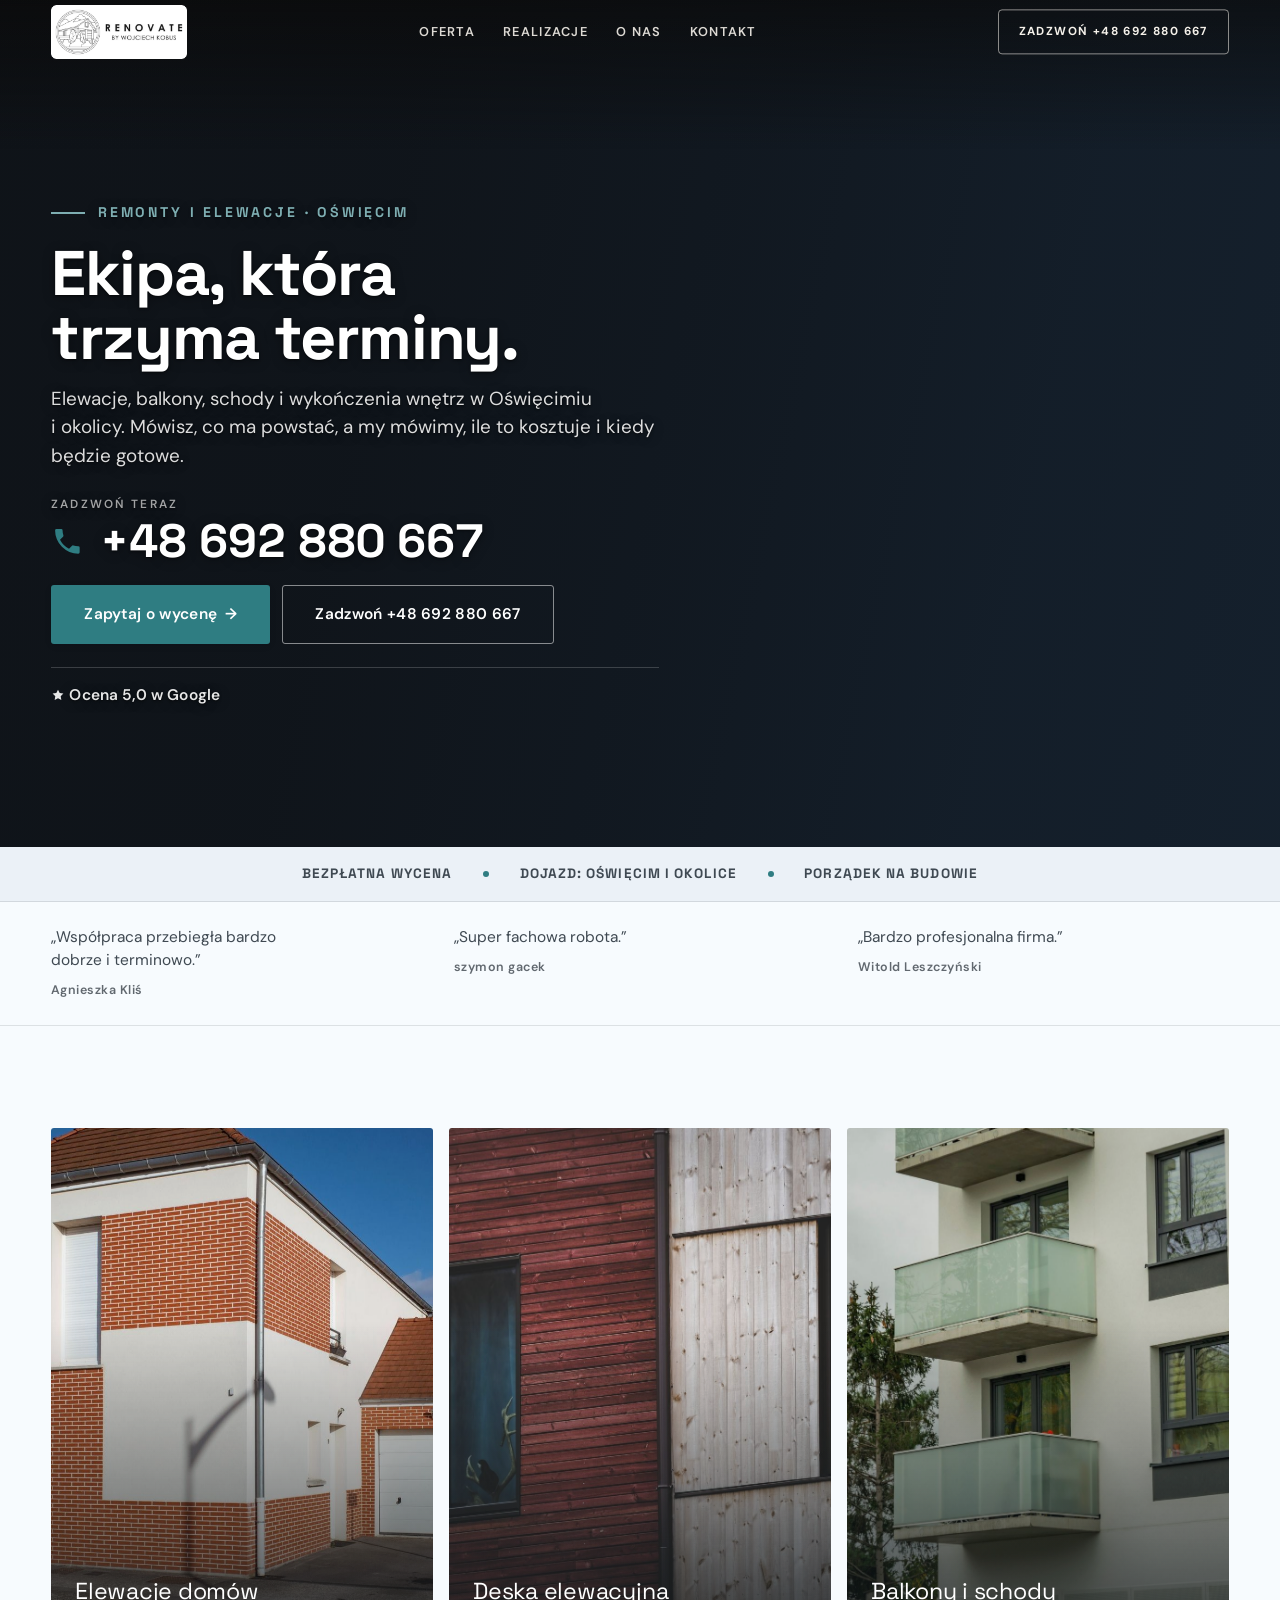
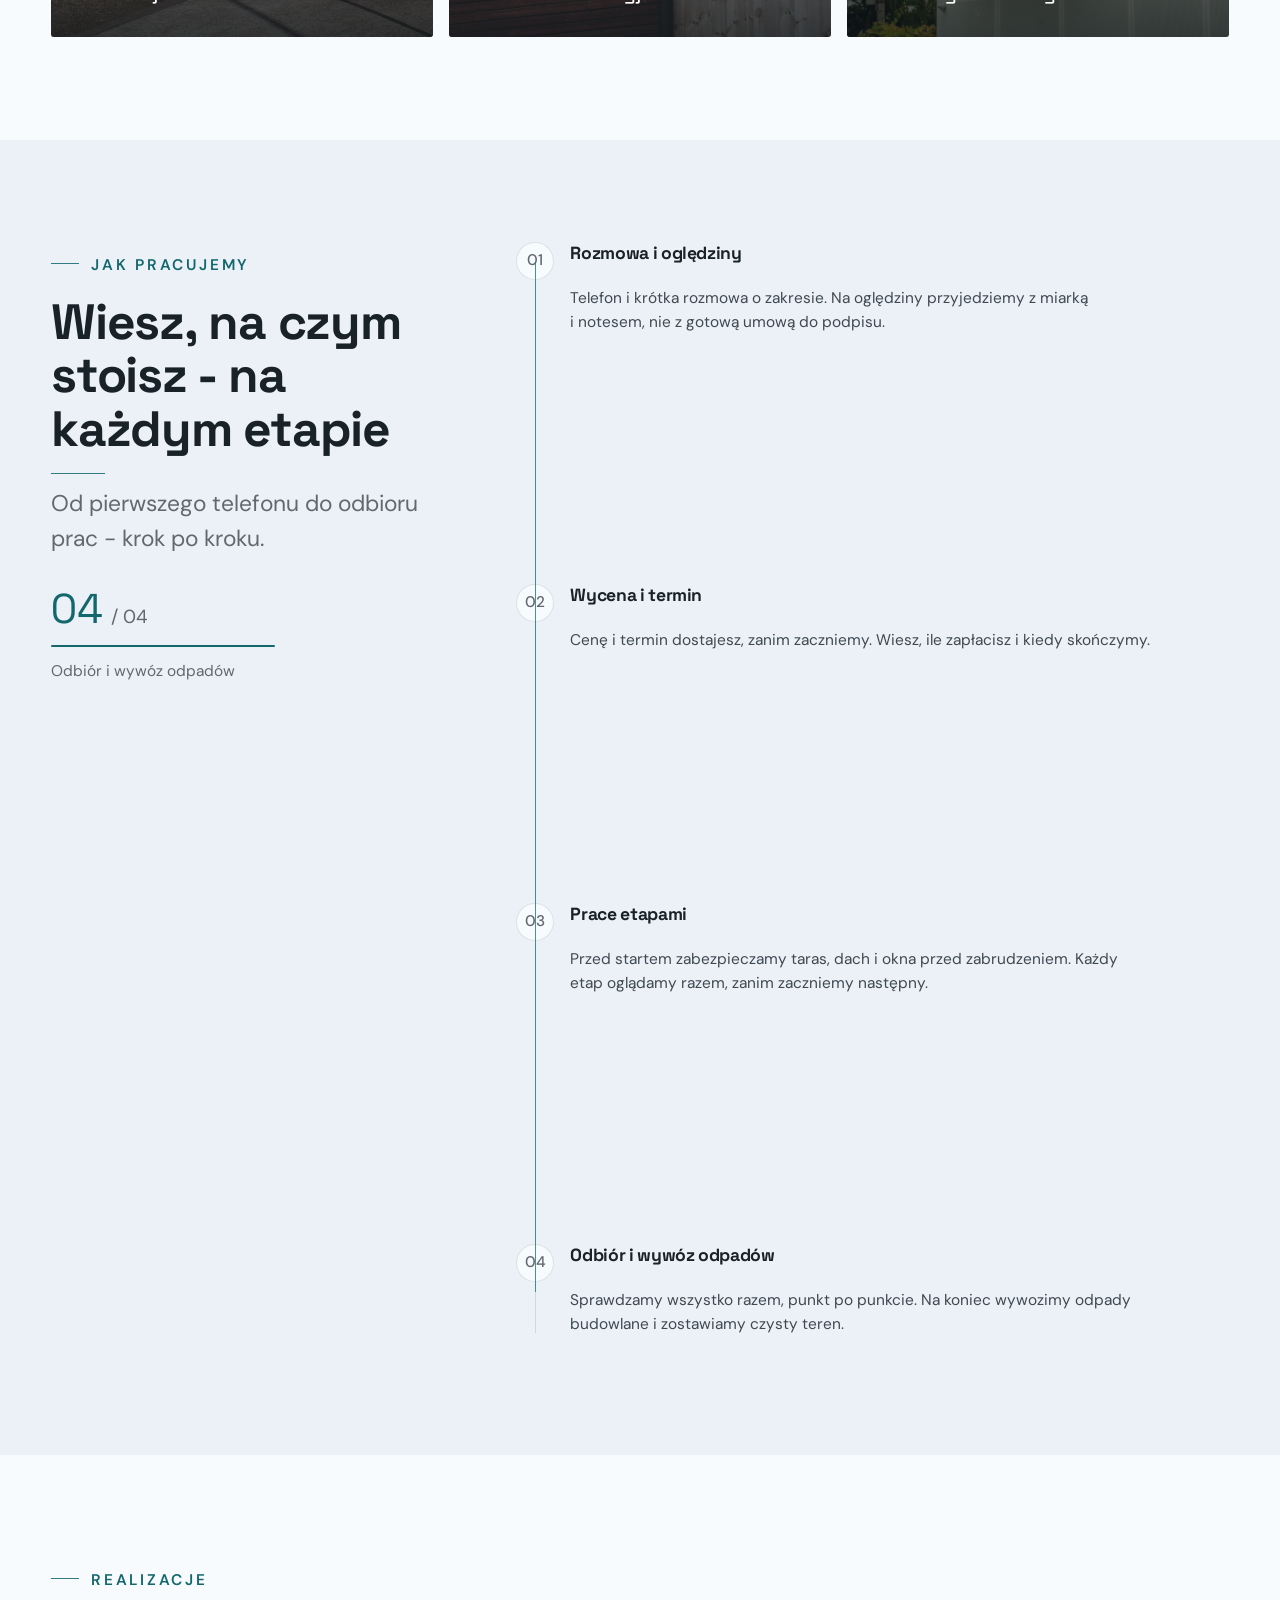
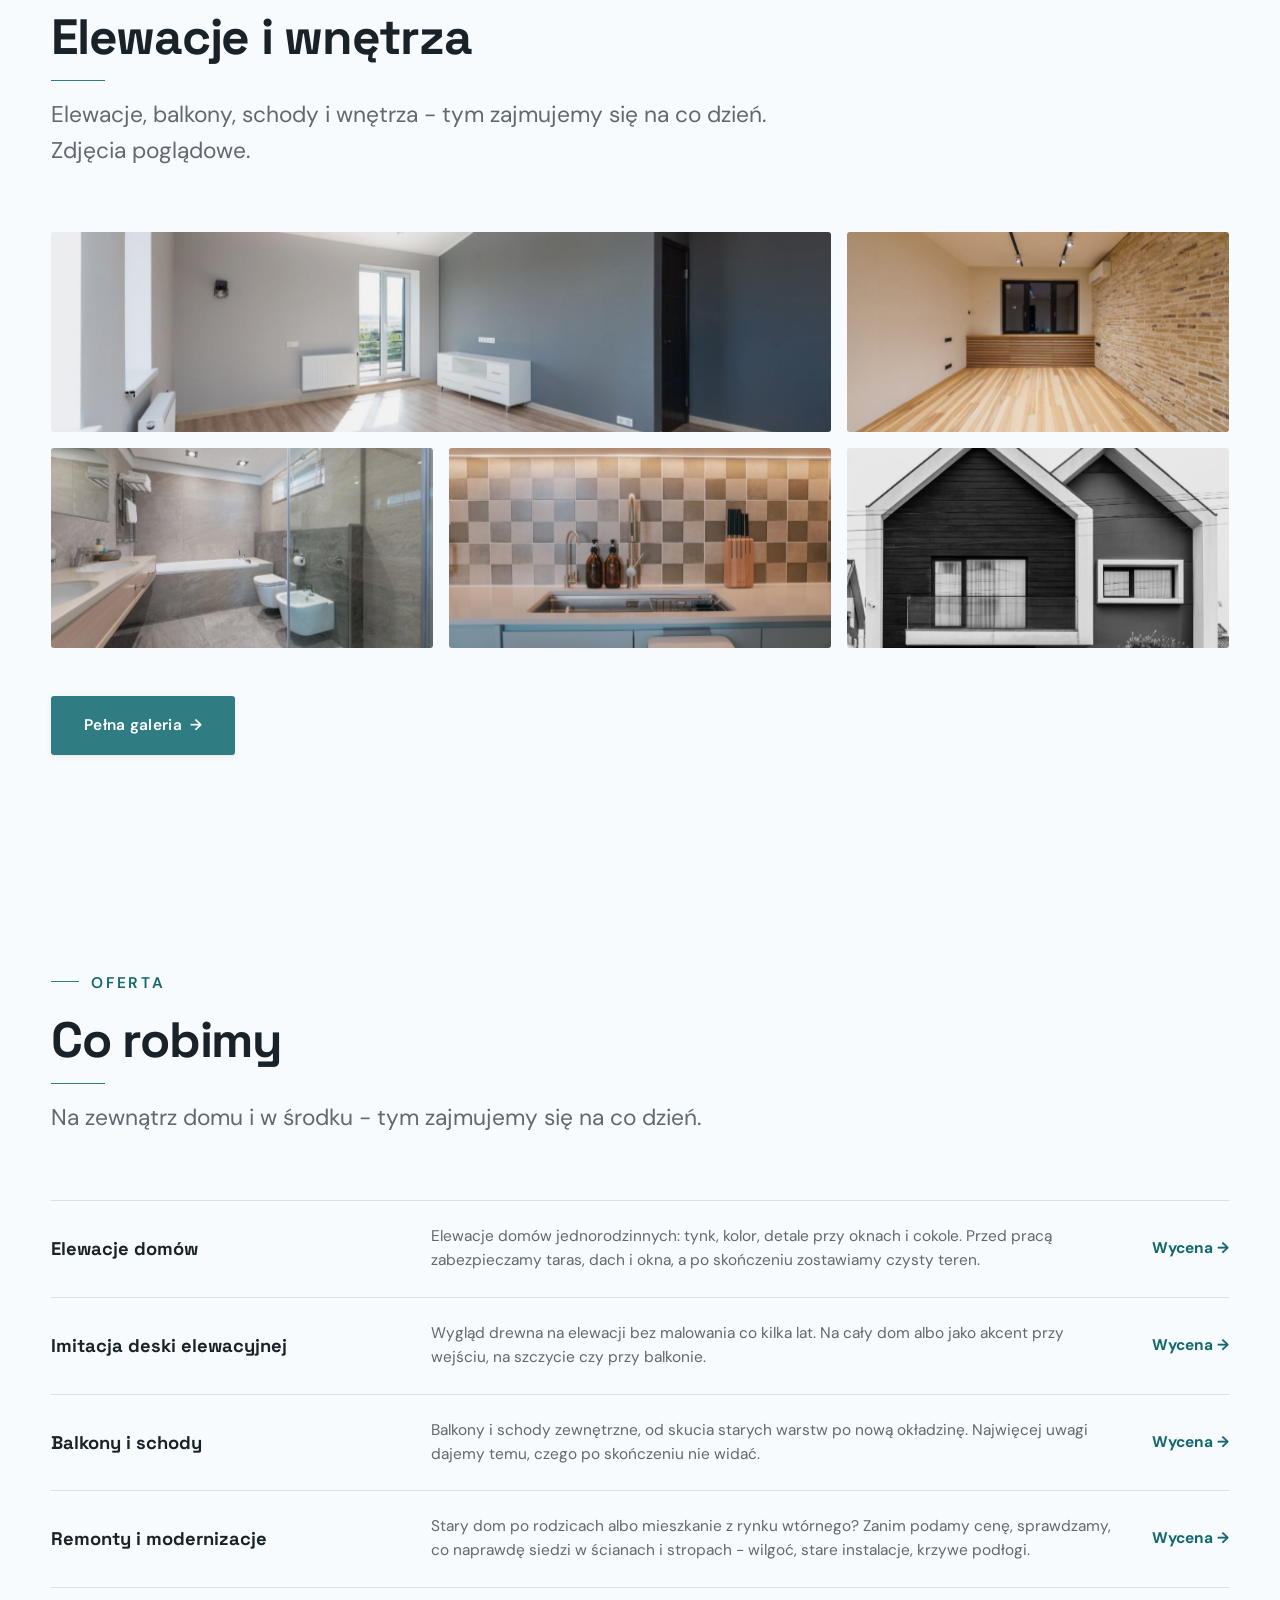
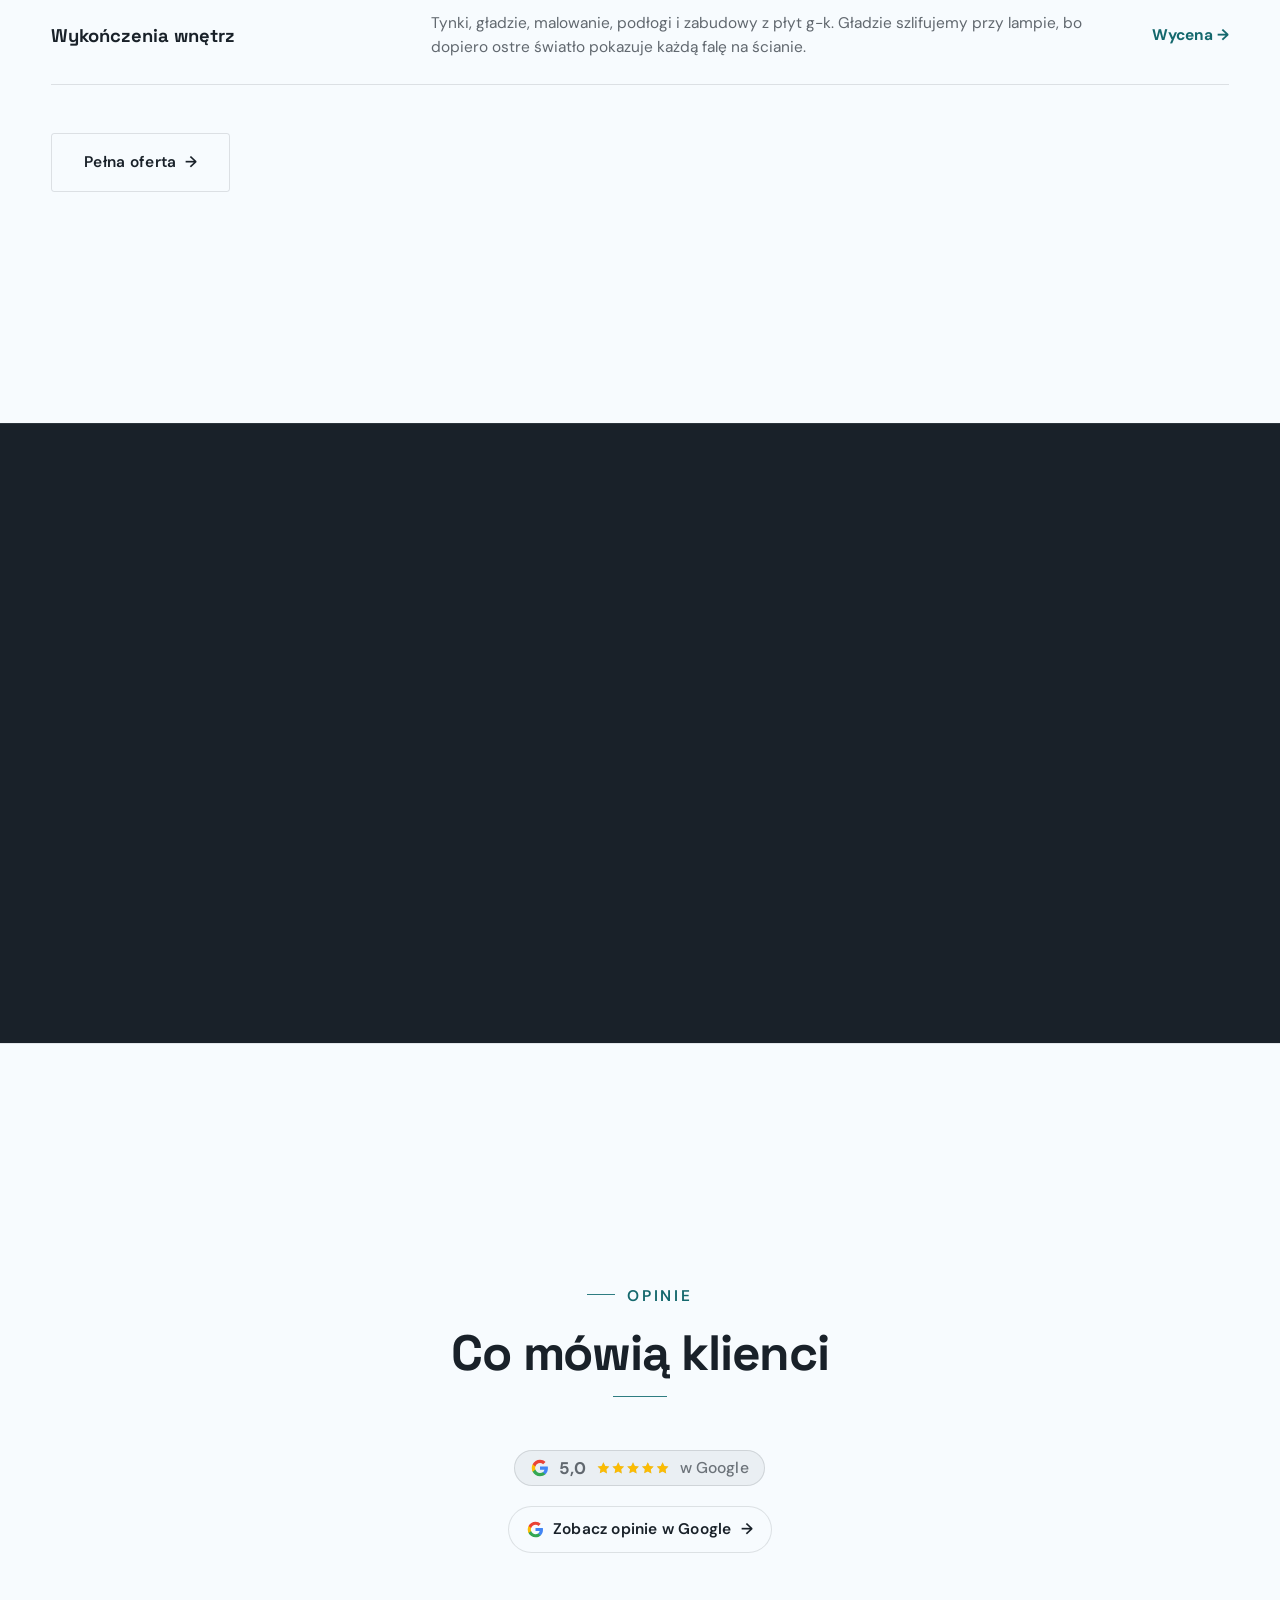
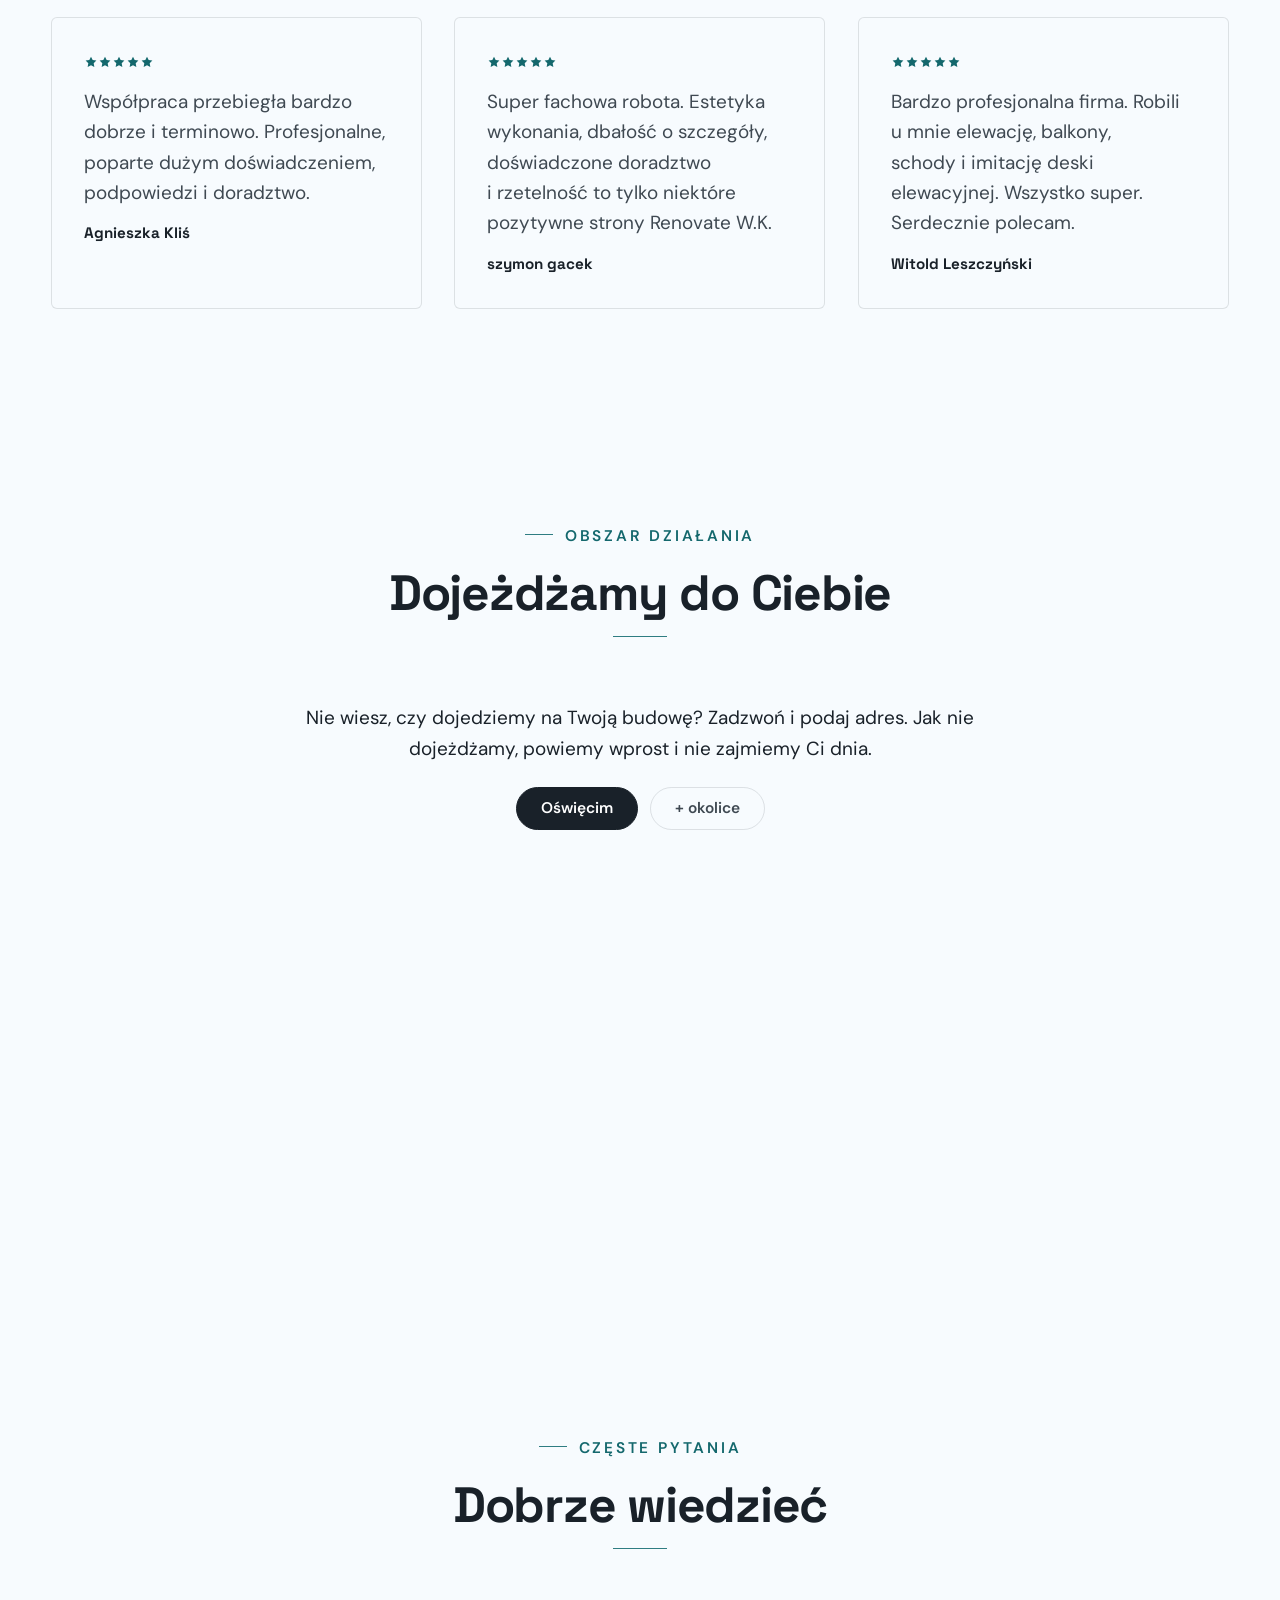
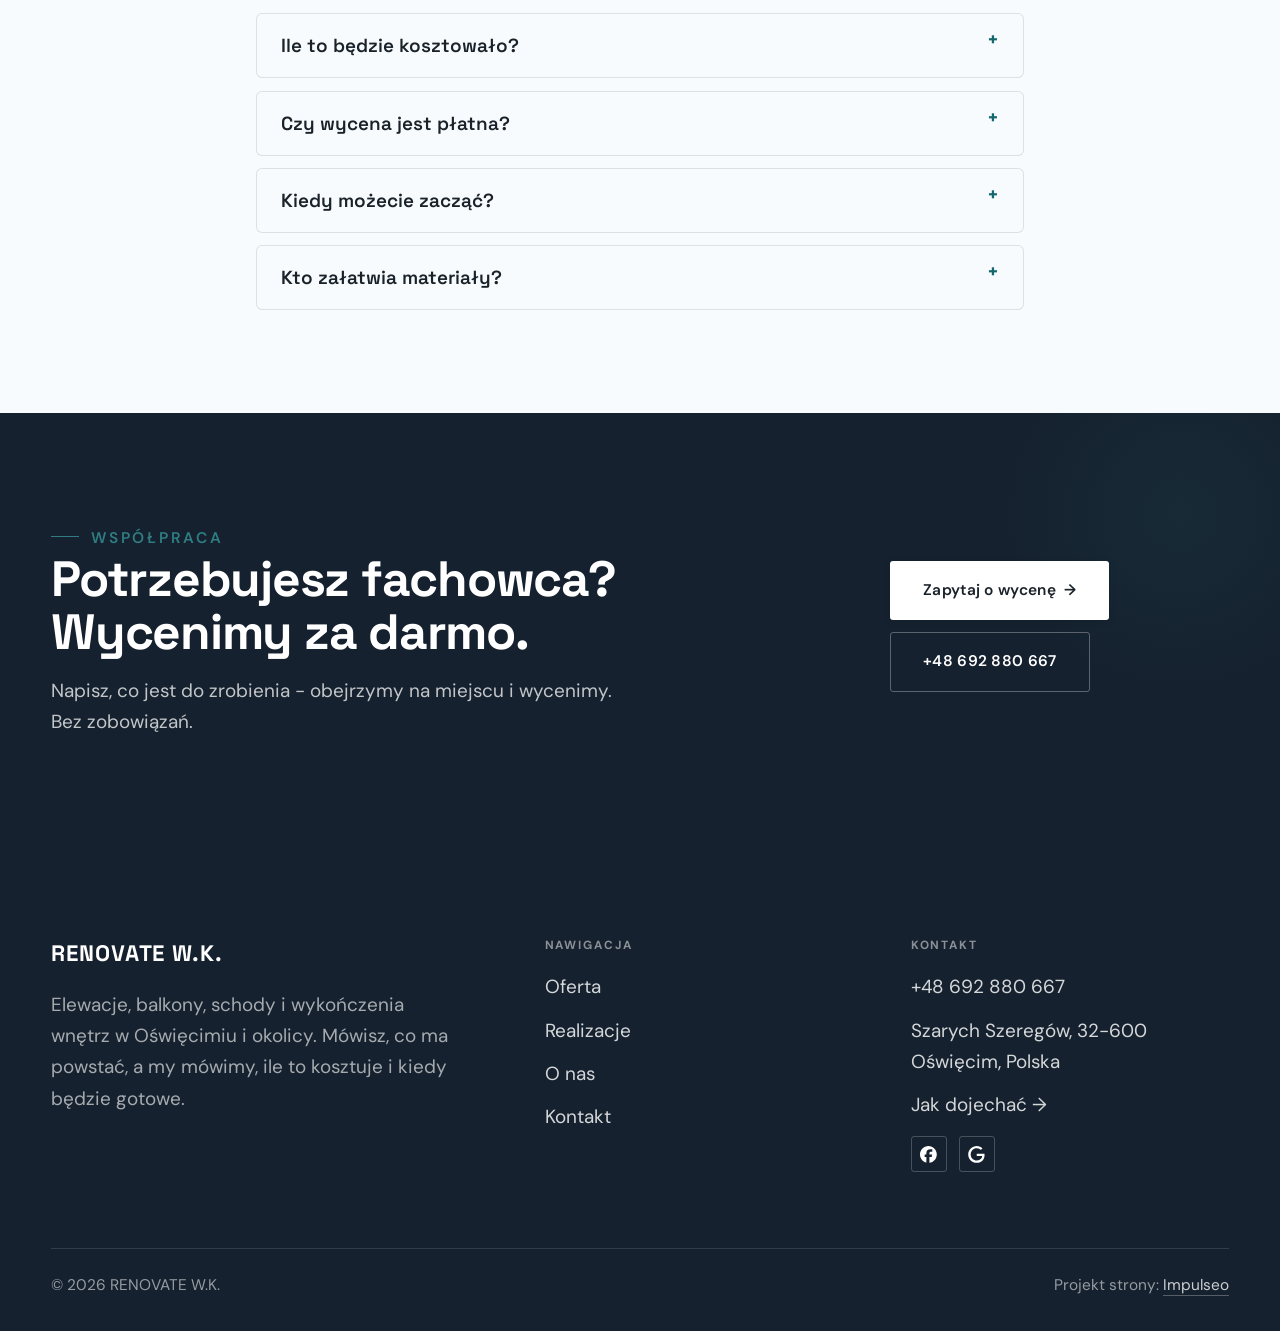
<file: index.html>
<!DOCTYPE html>
<html lang="pl">
<head>
<meta charset="UTF-8">
<meta name="viewport" content="width=device-width, initial-scale=1.0">
<title>RENOVATE W.K. - remonty i elewacje, Oświęcim</title>
<meta name="description" content="Remonty i elewacje w Oświęcimiu: elewacje domów, imitacja deski elewacyjnej, balkony, schody, wykończenia wnętrz. Zadzwoń: +48 692 880 667.">
<link rel="canonical" href="https://impulseo-pl.github.io/renovate-w-k/">
<meta name="robots" content="noindex, nofollow">
<meta property="og:type" content="website">
<meta property="og:locale" content="pl_PL">
<meta property="og:site_name" content="RENOVATE W.K.">
<meta property="og:title" content="RENOVATE W.K. - remonty i elewacje, Oświęcim">
<meta property="og:description" content="Remonty i elewacje w Oświęcimiu: elewacje domów, imitacja deski elewacyjnej, balkony, schody, wykończenia wnętrz. Zadzwoń: +48 692 880 667.">
<meta property="og:url" content="https://impulseo-pl.github.io/renovate-w-k/">
<meta property="og:image" content="https://impulseo-pl.github.io/renovate-w-k/img/og.jpg">
<meta property="og:image:width" content="1200">
<meta property="og:image:height" content="630">
<meta name="twitter:card" content="summary_large_image">
<script type="application/ld+json">{"@context": "https://schema.org", "@type": "GeneralContractor", "name": "RENOVATE W.K.", "url": "https://impulseo-pl.github.io/renovate-w-k/", "telephone": "+48692880667", "image": "https://impulseo-pl.github.io/renovate-w-k/img/og.jpg", "areaServed": "Oświęcim", "sameAs": ["https://www.facebook.com/p/Renovate-remontywyko%C5%84czenia-wn%C4%99trz-61587838981494/", "https://maps.google.com/?cid=10866724883274154269&g_mp=CiVnb29nbGUubWFwcy5wbGFjZXMudjEuUGxhY2VzLkdldFBsYWNlEAIYBCAA"]}</script>
<link rel="preconnect" href="https://fonts.googleapis.com">
<link rel="preconnect" href="https://fonts.gstatic.com" crossorigin>
<link href="https://fonts.googleapis.com/css2?family=Space+Grotesk:wght@500;600;700&family=DM+Sans:opsz,wght@9..40,400;9..40,500;9..40,600&display=swap" rel="stylesheet">
<link rel="stylesheet" href="assets/styles.css?v=6d33de63">
</head>
<body>

<header class="nav">
  <div class="wrap nav-inner">
    <a class="brand brand-has-logo" href="index.html"><img class="brand-logo" src="img/logo.png" alt="RENOVATE W.K." width="927" height="368" decoding="async"></a>
    <nav class="nav-links">
      <a href="oferta.html">Oferta</a>
      <a href="realizacje.html">Realizacje</a>
      <a href="o-nas.html">O nas</a>
      <a href="kontakt.html">Kontakt</a>
      <a href="tel:+48692880667" class="btn btn-accent">Zadzwoń +48 692 880 667</a>
    </nav>
    <button class="nav-toggle" aria-label="Menu"><span></span><span></span><span></span></button>
  </div>
</header>

<main>
<section class="hero-fach">
  <img class="hf-photo" src="img/hero.jpg" fetchpriority="high" data-rotate="img/g14.jpg|img/g13.jpg" alt="RENOVATE W.K." width="1880" height="1253">
  <div class="hf-panel">
    <div class="hf-inner">
      <span class="hf-kicker">Remonty i elewacje · Oświęcim</span>
      <h1 class="hf-title">Ekipa, która trzyma terminy. <em></em></h1>
      <p class="hf-lead">Elewacje, balkony, schody i wykończenia wnętrz w Oświęcimiu i okolicy. Mówisz, co ma powstać, a my mówimy, ile to kosztuje i kiedy będzie gotowe.</p>
      <a class="hf-phone" href="tel:+48692880667"><span class="hf-phone-lab">Zadzwoń teraz</span><span class="hf-phone-num"><svg class="ico-tel" width="16" height="16" viewBox="0 0 24 24" fill="none" aria-hidden="true"><path d="M6.6 10.8a15.5 15.5 0 0 0 6.6 6.6l2.2-2.2a1 1 0 0 1 1-.24 11.4 11.4 0 0 0 3.6.58 1 1 0 0 1 1 1V20a1 1 0 0 1-1 1A17 17 0 0 1 3 4a1 1 0 0 1 1-1h3.5a1 1 0 0 1 1 1c0 1.25.2 2.46.58 3.6a1 1 0 0 1-.25 1l-2.23 2.2Z" fill="currentColor"/></svg> +48 692 880 667</span></a>
      <div class="hf-actions">
        <a href="kontakt.html" class="btn btn-accent">Zapytaj o wycenę <span class="arr">→</span></a>
        <a href="tel:+48692880667" class="btn btn-ghost hf-ghost">Zadzwoń +48 692 880 667</a>
      </div>
      <div class="hf-trust"><svg class="ico-star" width="14" height="14" viewBox="0 0 24 24" style="vertical-align:-2px" aria-hidden="true"><path d="M12 2.8l2.85 5.8 6.4.93-4.63 4.5 1.1 6.37L12 17.4l-5.72 3 1.1-6.37-4.63-4.5 6.4-.93L12 2.8Z" fill="currentColor"/></svg> Ocena 5,0 w Google</div>
    </div>
  </div>
</section>
<section class="fach-promise">
  <div class="wrap">
    <ul class="fp-row reveal"><li>Bezpłatna wycena</li><li>Dojazd: Oświęcim i okolice</li><li>Porządek na budowie</li></ul>
  </div>
</section>
<section class="opinie-mini" aria-label="Opinie klientów">
  <div class="wrap">
    <div class="om-row">
      <div class="om-item reveal"><blockquote>„Współpraca przebiegła bardzo dobrze i terminowo.”</blockquote><span class="om-autor">Agnieszka Kliś</span></div>
      <div class="om-item reveal"><blockquote>„Super fachowa robota.”</blockquote><span class="om-autor">szymon gacek</span></div>
      <div class="om-item reveal"><blockquote>„Bardzo profesjonalna firma.”</blockquote><span class="om-autor">Witold Leszczyński</span></div>
    </div>
  </div>
</section>
<section class="gateways-band">
  <div class="wrap">
    <div class="gateways">
      <a href="oferta.html" class="gateway reveal"><img src="img/g1.jpg" alt="Elewacje domów" loading="lazy" width="1600" height="1066" decoding="async"><span class="g-ttl">Elewacje domów</span></a>
      <a href="oferta.html" class="gateway reveal"><img src="img/g2.jpg" alt="Imitacja deski elewacyjnej" loading="lazy" width="1600" height="1068" decoding="async"><span class="g-ttl">Deska elewacyjna</span></a>
      <a href="oferta.html" class="gateway reveal"><img src="img/g3.jpg" alt="Balkony i schody" loading="lazy" width="1600" height="1066" decoding="async"><span class="g-ttl">Balkony i schody</span></a>
    </div>
  </div>
</section>
<section class="proces proces-os fachowcy">
  <div class="wrap proc-grid">
    <div class="proc-side">
      <div class="head reveal">
        <span class="eyebrow">Jak pracujemy</span>
        <h2>Wiesz, na czym stoisz - na każdym etapie</h2>
        <p>Od pierwszego telefonu do odbioru prac - krok po kroku.</p>
      </div>
      <div class="proc-count" aria-hidden="true"><span class="pc-cur">01</span><span class="pc-all">/ 04</span></div>
      <div class="proc-bar" aria-hidden="true"><i></i></div>
      <p class="proc-now" aria-hidden="true">Rozmowa i oględziny</p>
    </div>
    <ol class="proces-line">
      <li class="reveal"><span class="pno">01</span><h3>Rozmowa i oględziny</h3><p>Telefon i krótka rozmowa o zakresie. Na oględziny przyjedziemy z miarką i notesem, nie z gotową umową do podpisu.</p></li>
      <li class="reveal"><span class="pno">02</span><h3>Wycena i termin</h3><p>Cenę i termin dostajesz, zanim zaczniemy. Wiesz, ile zapłacisz i kiedy skończymy.</p></li>
      <li class="reveal"><span class="pno">03</span><h3>Prace etapami</h3><p>Przed startem zabezpieczamy taras, dach i okna przed zabrudzeniem. Każdy etap oglądamy razem, zanim zaczniemy następny.</p></li>
      <li class="reveal"><span class="pno">04</span><h3>Odbiór i wywóz odpadów</h3><p>Sprawdzamy wszystko razem, punkt po punkcie. Na koniec wywozimy odpady budowlane i zostawiamy czysty teren.</p></li>
    </ol>
  </div>
</section>
<section>
  <div class="wrap">
    <div class="head reveal">
      <span class="eyebrow">Realizacje</span>
      <h2>Elewacje i wnętrza</h2>
      <p>Elewacje, balkony, schody i wnętrza - tym zajmujemy się na co dzień. Zdjęcia poglądowe.</p>
    </div>
    <div class="gallery">
      <div class="tile t-two3 reveal"><img src="img/g4.jpg" alt="RENOVATE W.K." loading="lazy" width="1600" height="1066" decoding="async"></div>
      <div class="tile t-third reveal"><img src="img/g5.jpg" alt="RENOVATE W.K." loading="lazy" width="1600" height="1068" decoding="async"></div>
      <div class="tile t-third reveal"><img src="img/g6.jpg" alt="RENOVATE W.K." loading="lazy" width="1600" height="1066" decoding="async"></div>
      <div class="tile t-third reveal"><img src="img/g7.jpg" alt="RENOVATE W.K." loading="lazy" width="1200" height="800" decoding="async"></div>
      <div class="tile t-third reveal"><img src="img/g8.jpg" alt="RENOVATE W.K." loading="lazy" width="1600" height="1066" decoding="async"></div>
    </div>
    <div style="margin-top:var(--space-7)" class="reveal"><a href="realizacje.html" class="btn btn-accent">Pełna galeria <span class="arr">→</span></a></div>
  </div>
</section>
<section class="fach-uslugi">
  <div class="wrap">
    <div class="head reveal">
      <span class="eyebrow">Oferta</span>
      <h2>Co robimy</h2>
      <p>Na zewnątrz domu i w środku - tym zajmujemy się na co dzień.</p>
    </div>
    <ul class="fu-list">
      <li class="fu-row reveal"><div class="fu-name">Elewacje domów</div><div class="fu-desc">Elewacje domów jednorodzinnych: tynk, kolor, detale przy oknach i cokole. Przed pracą zabezpieczamy taras, dach i okna, a po skończeniu zostawiamy czysty teren.</div><a class="fu-cta" href="kontakt.html">Wycena <span class="arr">→</span></a></li>
      <li class="fu-row reveal"><div class="fu-name">Imitacja deski elewacyjnej</div><div class="fu-desc">Wygląd drewna na elewacji bez malowania co kilka lat. Na cały dom albo jako akcent przy wejściu, na szczycie czy przy balkonie.</div><a class="fu-cta" href="kontakt.html">Wycena <span class="arr">→</span></a></li>
      <li class="fu-row reveal"><div class="fu-name">Balkony i schody</div><div class="fu-desc">Balkony i schody zewnętrzne, od skucia starych warstw po nową okładzinę. Najwięcej uwagi dajemy temu, czego po skończeniu nie widać.</div><a class="fu-cta" href="kontakt.html">Wycena <span class="arr">→</span></a></li>
      <li class="fu-row reveal"><div class="fu-name">Remonty i modernizacje</div><div class="fu-desc">Stary dom po rodzicach albo mieszkanie z rynku wtórnego? Zanim podamy cenę, sprawdzamy, co naprawdę siedzi w ścianach i stropach - wilgoć, stare instalacje, krzywe podłogi.</div><a class="fu-cta" href="kontakt.html">Wycena <span class="arr">→</span></a></li>
      <li class="fu-row reveal"><div class="fu-name">Wykończenia wnętrz</div><div class="fu-desc">Tynki, gładzie, malowanie, podłogi i zabudowy z płyt g-k. Gładzie szlifujemy przy lampie, bo dopiero ostre światło pokazuje każdą falę na ścianie.</div><a class="fu-cta" href="kontakt.html">Wycena <span class="arr">→</span></a></li>
    </ul>
    <div style="margin-top:var(--space-7)" class="reveal"><a href="oferta.html" class="btn btn-ghost">Pełna oferta <span class="arr">→</span></a></div>
  </div>
</section>
<section class="stopklatka" aria-hidden="true">
  <div class="stk-bg" style="background-image:url(img/g9.jpg)"></div>
</section>
<section class="opinie">
  <div class="wrap">
    <div class="head center reveal">
      <span class="eyebrow">Opinie</span>
      <h2>Co mówią klienci</h2>
    </div>
    <p class="op-meta reveal"><span class="g-badge"><svg class="gb-ico" viewBox="0 0 24 24" width="18" height="18" aria-hidden="true"><path fill="#4285F4" d="M22.56 12.25c0-.78-.07-1.53-.2-2.25H12v4.26h5.92c-.26 1.37-1.04 2.53-2.21 3.31v2.77h3.57c2.08-1.92 3.28-4.74 3.28-8.09z"/><path fill="#34A853" d="M12 23c2.97 0 5.46-.98 7.28-2.66l-3.57-2.77c-.98.66-2.23 1.06-3.71 1.06-2.86 0-5.29-1.93-6.16-4.53H2.18v2.84C3.99 20.53 7.7 23 12 23z"/><path fill="#FBBC05" d="M5.84 14.09c-.22-.66-.35-1.36-.35-2.09s.13-1.43.35-2.09V7.07H2.18C1.43 8.55 1 10.22 1 12s.43 3.45 1.18 4.93l2.85-2.22.81-.62z"/><path fill="#EA4335" d="M12 5.38c1.62 0 3.06.56 4.21 1.64l3.15-3.15C17.45 2.09 14.97 1 12 1 7.7 1 3.99 3.47 2.18 7.07l3.66 2.84c.87-2.6 3.3-4.53 6.16-4.53z"/></svg><b class="gb-ocena">5,0</b><svg class="gb-stars" viewBox="0 0 90 18" width="74" height="14.8" aria-hidden="true"><g fill="currentColor" opacity=".26"><path transform="translate(0,0)" d="M9 1.6l2.2 4.46 4.92.72-3.56 3.47.84 4.9L9 12.74l-4.4 2.31.84-4.9L1.88 6.68l4.92-.72L9 1.6Z"/><path transform="translate(18,0)" d="M9 1.6l2.2 4.46 4.92.72-3.56 3.47.84 4.9L9 12.74l-4.4 2.31.84-4.9L1.88 6.68l4.92-.72L9 1.6Z"/><path transform="translate(36,0)" d="M9 1.6l2.2 4.46 4.92.72-3.56 3.47.84 4.9L9 12.74l-4.4 2.31.84-4.9L1.88 6.68l4.92-.72L9 1.6Z"/><path transform="translate(54,0)" d="M9 1.6l2.2 4.46 4.92.72-3.56 3.47.84 4.9L9 12.74l-4.4 2.31.84-4.9L1.88 6.68l4.92-.72L9 1.6Z"/><path transform="translate(72,0)" d="M9 1.6l2.2 4.46 4.92.72-3.56 3.47.84 4.9L9 12.74l-4.4 2.31.84-4.9L1.88 6.68l4.92-.72L9 1.6Z"/></g><clipPath id="gs1000"><rect x="0" y="0" width="90.0" height="18"/></clipPath><g fill="#FBBC04" clip-path="url(#gs1000)"><path transform="translate(0,0)" d="M9 1.6l2.2 4.46 4.92.72-3.56 3.47.84 4.9L9 12.74l-4.4 2.31.84-4.9L1.88 6.68l4.92-.72L9 1.6Z"/><path transform="translate(18,0)" d="M9 1.6l2.2 4.46 4.92.72-3.56 3.47.84 4.9L9 12.74l-4.4 2.31.84-4.9L1.88 6.68l4.92-.72L9 1.6Z"/><path transform="translate(36,0)" d="M9 1.6l2.2 4.46 4.92.72-3.56 3.47.84 4.9L9 12.74l-4.4 2.31.84-4.9L1.88 6.68l4.92-.72L9 1.6Z"/><path transform="translate(54,0)" d="M9 1.6l2.2 4.46 4.92.72-3.56 3.47.84 4.9L9 12.74l-4.4 2.31.84-4.9L1.88 6.68l4.92-.72L9 1.6Z"/><path transform="translate(72,0)" d="M9 1.6l2.2 4.46 4.92.72-3.56 3.47.84 4.9L9 12.74l-4.4 2.31.84-4.9L1.88 6.68l4.92-.72L9 1.6Z"/></g></svg><span class="gb-txt">w Google</span></span></p>
    <p class="op-meta reveal"><a class="op-google" href="https://maps.google.com/?cid=10866724883274154269&amp;g_mp=CiVnb29nbGUubWFwcy5wbGFjZXMudjEuUGxhY2VzLkdldFBsYWNlEAIYBCAA" target="_blank" rel="noopener"><svg class="op-g-ico" viewBox="0 0 24 24" width="17" height="17" aria-hidden="true"><path fill="#4285F4" d="M22.56 12.25c0-.78-.07-1.53-.2-2.25H12v4.26h5.92c-.26 1.37-1.04 2.53-2.21 3.31v2.77h3.57c2.08-1.92 3.28-4.74 3.28-8.09z"/><path fill="#34A853" d="M12 23c2.97 0 5.46-.98 7.28-2.66l-3.57-2.77c-.98.66-2.23 1.06-3.71 1.06-2.86 0-5.29-1.93-6.16-4.53H2.18v2.84C3.99 20.53 7.7 23 12 23z"/><path fill="#FBBC05" d="M5.84 14.09c-.22-.66-.35-1.36-.35-2.09s.13-1.43.35-2.09V7.07H2.18C1.43 8.55 1 10.22 1 12s.43 3.45 1.18 4.93l2.85-2.22.81-.62z"/><path fill="#EA4335" d="M12 5.38c1.62 0 3.06.56 4.21 1.64l3.15-3.15C17.45 2.09 14.97 1 12 1 7.7 1 3.99 3.47 2.18 7.07l3.66 2.84c.87-2.6 3.3-4.53 6.16-4.53z"/></svg><span>Zobacz opinie w Google</span><span class="arr">→</span></a></p>
    <div class="opinie-grid">
      <figure class="op-card reveal"><span class="op-star"><svg class="ico-star" width="14" height="14" viewBox="0 0 24 24" style="vertical-align:-2px" aria-hidden="true"><path d="M12 2.8l2.85 5.8 6.4.93-4.63 4.5 1.1 6.37L12 17.4l-5.72 3 1.1-6.37-4.63-4.5 6.4-.93L12 2.8Z" fill="currentColor"/></svg><svg class="ico-star" width="14" height="14" viewBox="0 0 24 24" style="vertical-align:-2px" aria-hidden="true"><path d="M12 2.8l2.85 5.8 6.4.93-4.63 4.5 1.1 6.37L12 17.4l-5.72 3 1.1-6.37-4.63-4.5 6.4-.93L12 2.8Z" fill="currentColor"/></svg><svg class="ico-star" width="14" height="14" viewBox="0 0 24 24" style="vertical-align:-2px" aria-hidden="true"><path d="M12 2.8l2.85 5.8 6.4.93-4.63 4.5 1.1 6.37L12 17.4l-5.72 3 1.1-6.37-4.63-4.5 6.4-.93L12 2.8Z" fill="currentColor"/></svg><svg class="ico-star" width="14" height="14" viewBox="0 0 24 24" style="vertical-align:-2px" aria-hidden="true"><path d="M12 2.8l2.85 5.8 6.4.93-4.63 4.5 1.1 6.37L12 17.4l-5.72 3 1.1-6.37-4.63-4.5 6.4-.93L12 2.8Z" fill="currentColor"/></svg><svg class="ico-star" width="14" height="14" viewBox="0 0 24 24" style="vertical-align:-2px" aria-hidden="true"><path d="M12 2.8l2.85 5.8 6.4.93-4.63 4.5 1.1 6.37L12 17.4l-5.72 3 1.1-6.37-4.63-4.5 6.4-.93L12 2.8Z" fill="currentColor"/></svg></span><blockquote>Współpraca przebiegła bardzo dobrze i terminowo. Profesjonalne, poparte dużym doświadczeniem, podpowiedzi i doradztwo.</blockquote><span class="op-autor">Agnieszka Kliś</span></figure>
      <figure class="op-card reveal"><span class="op-star"><svg class="ico-star" width="14" height="14" viewBox="0 0 24 24" style="vertical-align:-2px" aria-hidden="true"><path d="M12 2.8l2.85 5.8 6.4.93-4.63 4.5 1.1 6.37L12 17.4l-5.72 3 1.1-6.37-4.63-4.5 6.4-.93L12 2.8Z" fill="currentColor"/></svg><svg class="ico-star" width="14" height="14" viewBox="0 0 24 24" style="vertical-align:-2px" aria-hidden="true"><path d="M12 2.8l2.85 5.8 6.4.93-4.63 4.5 1.1 6.37L12 17.4l-5.72 3 1.1-6.37-4.63-4.5 6.4-.93L12 2.8Z" fill="currentColor"/></svg><svg class="ico-star" width="14" height="14" viewBox="0 0 24 24" style="vertical-align:-2px" aria-hidden="true"><path d="M12 2.8l2.85 5.8 6.4.93-4.63 4.5 1.1 6.37L12 17.4l-5.72 3 1.1-6.37-4.63-4.5 6.4-.93L12 2.8Z" fill="currentColor"/></svg><svg class="ico-star" width="14" height="14" viewBox="0 0 24 24" style="vertical-align:-2px" aria-hidden="true"><path d="M12 2.8l2.85 5.8 6.4.93-4.63 4.5 1.1 6.37L12 17.4l-5.72 3 1.1-6.37-4.63-4.5 6.4-.93L12 2.8Z" fill="currentColor"/></svg><svg class="ico-star" width="14" height="14" viewBox="0 0 24 24" style="vertical-align:-2px" aria-hidden="true"><path d="M12 2.8l2.85 5.8 6.4.93-4.63 4.5 1.1 6.37L12 17.4l-5.72 3 1.1-6.37-4.63-4.5 6.4-.93L12 2.8Z" fill="currentColor"/></svg></span><blockquote>Super fachowa robota. Estetyka wykonania, dbałość o szczegóły, doświadczone doradztwo i rzetelność to tylko niektóre pozytywne strony Renovate W.K.</blockquote><span class="op-autor">szymon gacek</span></figure>
      <figure class="op-card reveal"><span class="op-star"><svg class="ico-star" width="14" height="14" viewBox="0 0 24 24" style="vertical-align:-2px" aria-hidden="true"><path d="M12 2.8l2.85 5.8 6.4.93-4.63 4.5 1.1 6.37L12 17.4l-5.72 3 1.1-6.37-4.63-4.5 6.4-.93L12 2.8Z" fill="currentColor"/></svg><svg class="ico-star" width="14" height="14" viewBox="0 0 24 24" style="vertical-align:-2px" aria-hidden="true"><path d="M12 2.8l2.85 5.8 6.4.93-4.63 4.5 1.1 6.37L12 17.4l-5.72 3 1.1-6.37-4.63-4.5 6.4-.93L12 2.8Z" fill="currentColor"/></svg><svg class="ico-star" width="14" height="14" viewBox="0 0 24 24" style="vertical-align:-2px" aria-hidden="true"><path d="M12 2.8l2.85 5.8 6.4.93-4.63 4.5 1.1 6.37L12 17.4l-5.72 3 1.1-6.37-4.63-4.5 6.4-.93L12 2.8Z" fill="currentColor"/></svg><svg class="ico-star" width="14" height="14" viewBox="0 0 24 24" style="vertical-align:-2px" aria-hidden="true"><path d="M12 2.8l2.85 5.8 6.4.93-4.63 4.5 1.1 6.37L12 17.4l-5.72 3 1.1-6.37-4.63-4.5 6.4-.93L12 2.8Z" fill="currentColor"/></svg><svg class="ico-star" width="14" height="14" viewBox="0 0 24 24" style="vertical-align:-2px" aria-hidden="true"><path d="M12 2.8l2.85 5.8 6.4.93-4.63 4.5 1.1 6.37L12 17.4l-5.72 3 1.1-6.37-4.63-4.5 6.4-.93L12 2.8Z" fill="currentColor"/></svg></span><blockquote>Bardzo profesjonalna firma. Robili u mnie elewację, balkony, schody i imitację deski elewacyjnej. Wszystko super. Serdecznie polecam.</blockquote><span class="op-autor">Witold Leszczyński</span></figure>
    </div>
  </div>
</section>
<section class="obszar">
  <div class="wrap">
    <div class="head center reveal">
      <span class="eyebrow">Obszar działania</span>
      <h2>Dojeżdżamy do Ciebie</h2>
    </div>
    <p class="obszar-txt reveal" style="text-align:center;max-width:60ch;margin:0 auto 1.4rem">Nie wiesz, czy dojedziemy na Twoją budowę? Zadzwoń i podaj adres. Jak nie dojeżdżamy, powiemy wprost i nie zajmiemy Ci dnia.</p>
    <ul class="obszar-list reveal"><li class="is-home">Oświęcim</li><li>+ okolice</li></ul>
    <div class="obszar-mapa reveal" style="margin-top:var(--space-7)">
      <iframe title="Obszar działania - Oświęcim i okolice" src="https://maps.google.com/maps?q=50.0364832%2C19.2070459&amp;z=11&amp;output=embed" loading="lazy" referrerpolicy="no-referrer-when-downgrade" style="width:100%;height:clamp(280px,38vh,420px);border:0;display:block;border-radius:var(--r-md)"></iframe>
    </div>
  </div>
</section>
<section class="faq-klinika">
  <div class="wrap">
    <div class="head center reveal">
      <span class="eyebrow">Częste pytania</span>
      <h2>Dobrze wiedzieć</h2>
    </div>
    <div class="faq-list">
      <details class="faq-item reveal"><summary>Ile to będzie kosztowało?</summary><p>Kosztorys rozpisujemy na etapy i materiały, więc widzisz, co ile kosztuje, i możesz zdjąć coś z listy, zanim podpiszemy umowę.</p></details>
      <details class="faq-item reveal"><summary>Czy wycena jest płatna?</summary><p>Za oględziny i policzenie nie bierzemy pieniędzy. Płacisz za pracę, nie za wycenę.</p></details>
      <details class="faq-item reveal"><summary>Kiedy możecie zacząć?</summary><p>Zależy od zakresu i pory roku: elewacje i balkony robimy w sezonie, wnętrza przez cały rok. Zadzwoń, podamy najbliższy wolny termin.</p></details>
            <details class="faq-item reveal"><summary>Kto załatwia materiały?</summary><p>Możemy my, możesz Ty - jak wolisz. Kupujesz sam? Podamy ilości i parametry, żebyś nie przepłacił.</p></details>
          </div>
  </div>
</section>
<section class="cta">
  <div class="wrap">
    <div class="reveal">
      <span class="eyebrow">Współpraca</span>
      <h2>Potrzebujesz fachowca? Wycenimy za darmo.</h2>
      <p>Napisz, co jest do zrobienia - obejrzymy na miejscu i wycenimy. Bez zobowiązań.</p>
    </div>
    <div class="cta-actions reveal">
      <a href="kontakt.html" class="btn btn-light">Zapytaj o wycenę <span class="arr">→</span></a>
      <a href="tel:+48692880667" class="btn btn-ghost btn-ghost-cta">+48 692 880 667</a>
    </div>
  </div>
</section>
</main>

<footer>
  <div class="wrap">
    <div class="foot-grid">
      <div class="foot-brand">
        <div class="name">RENOVATE W.K.</div>
        <p>Elewacje, balkony, schody i wykończenia wnętrz w Oświęcimiu i okolicy. Mówisz, co ma powstać, a my mówimy, ile to kosztuje i kiedy będzie gotowe.</p>
      </div>
      <div class="foot-col">
        <h4>Nawigacja</h4>
        <a href="oferta.html">Oferta</a>
        <a href="realizacje.html">Realizacje</a>
        <a href="o-nas.html">O nas</a>
        <a href="kontakt.html">Kontakt</a>
      </div>
      <div class="foot-col">
        <h4>Kontakt</h4>
        <a href="tel:+48692880667">+48 692 880 667</a>
        <p>Szarych Szeregów, 32-600 Oświęcim, Polska</p>
        <a href="https://maps.google.com/?cid=10866724883274154269&g_mp=CiVnb29nbGUubWFwcy5wbGFjZXMudjEuUGxhY2VzLkdldFBsYWNlEAIYBCAA" target="_blank" rel="noopener">Jak dojechać →</a>
      <div class="foot-soc">
        <a class="soc" href="https://www.facebook.com/p/Renovate-remontywyko%C5%84czenia-wn%C4%99trz-61587838981494/" target="_blank" rel="noopener" aria-label="Facebook - RENOVATE W.K."><svg viewBox="0 0 24 24" aria-hidden="true" focusable="false"><path d="M9.101 23.691v-7.98H6.627v-3.667h2.474v-1.58c0-4.085 1.848-5.978 5.858-5.978.401 0 .955.042 1.468.103a8.68 8.68 0 0 1 1.141.195v3.325a8.623 8.623 0 0 0-.653-.036 26.805 26.805 0 0 0-.733-.009c-.707 0-1.259.096-1.675.309a1.686 1.686 0 0 0-.679.622c-.258.42-.374.995-.374 1.752v1.297h3.919l-.386 2.103-.287 1.564h-3.246v8.245C19.396 23.238 24 18.179 24 12.044c0-6.627-5.373-12-12-12s-12 5.373-12 12c0 5.628 3.874 10.35 9.101 11.647Z" fill="currentColor"/></svg></a>
        <a class="soc" href="https://maps.google.com/?cid=10866724883274154269&g_mp=CiVnb29nbGUubWFwcy5wbGFjZXMudjEuUGxhY2VzLkdldFBsYWNlEAIYBCAA" target="_blank" rel="noopener" aria-label="Google - RENOVATE W.K."><svg viewBox="0 0 24 24" aria-hidden="true" focusable="false"><path d="M12.48 10.92v3.28h7.84c-.24 1.84-.853 3.187-1.787 4.133-1.147 1.147-2.933 2.4-6.053 2.4-4.827 0-8.6-3.893-8.6-8.72s3.773-8.72 8.6-8.72c2.6 0 4.507 1.027 5.907 2.347l2.307-2.307C18.747 1.44 16.133 0 12.48 0 5.867 0 .307 5.387.307 12s5.56 12 12.173 12c3.573 0 6.267-1.173 8.373-3.36 2.16-2.16 2.84-5.213 2.84-7.667 0-.76-.053-1.467-.173-2.053H12.48z" fill="currentColor"/></svg></a>
      </div>
      </div>
    </div>
    <div class="foot-bot">
      <span>© 2026 RENOVATE W.K.</span>
      <span>Projekt strony: <a class="foot-credit" href="https://impulseo.pl" target="_blank" rel="noopener">Impulseo</a></span>
    </div>
  </div>
</footer>
<div class="sticky-call"><a class="sc-call" href="tel:+48692880667"><svg class="ico-tel" width="16" height="16" viewBox="0 0 24 24" fill="none" aria-hidden="true"><path d="M6.6 10.8a15.5 15.5 0 0 0 6.6 6.6l2.2-2.2a1 1 0 0 1 1-.24 11.4 11.4 0 0 0 3.6.58 1 1 0 0 1 1 1V20a1 1 0 0 1-1 1A17 17 0 0 1 3 4a1 1 0 0 1 1-1h3.5a1 1 0 0 1 1 1c0 1.25.2 2.46.58 3.6a1 1 0 0 1-.25 1l-2.23 2.2Z" fill="currentColor"/></svg> Zadzwoń</a><a class="sc-quote" href="kontakt.html">Zapytaj o wycenę</a></div>
<div class="demo-wazne" data-do="2026-11-12" data-cykl="3" hidden><svg class="dw-ico" width="13" height="13" viewBox="0 0 24 24" fill="none" aria-hidden="true"><circle cx="12" cy="12" r="8.6" stroke="currentColor" stroke-width="1.8"/><path d="M12 7.2V12l3.3 2" stroke="currentColor" stroke-width="1.8" stroke-linecap="round"/></svg><span class="dw-txt"></span></div>

<script src="assets/main.js"></script>
</body>
</html>
</file>
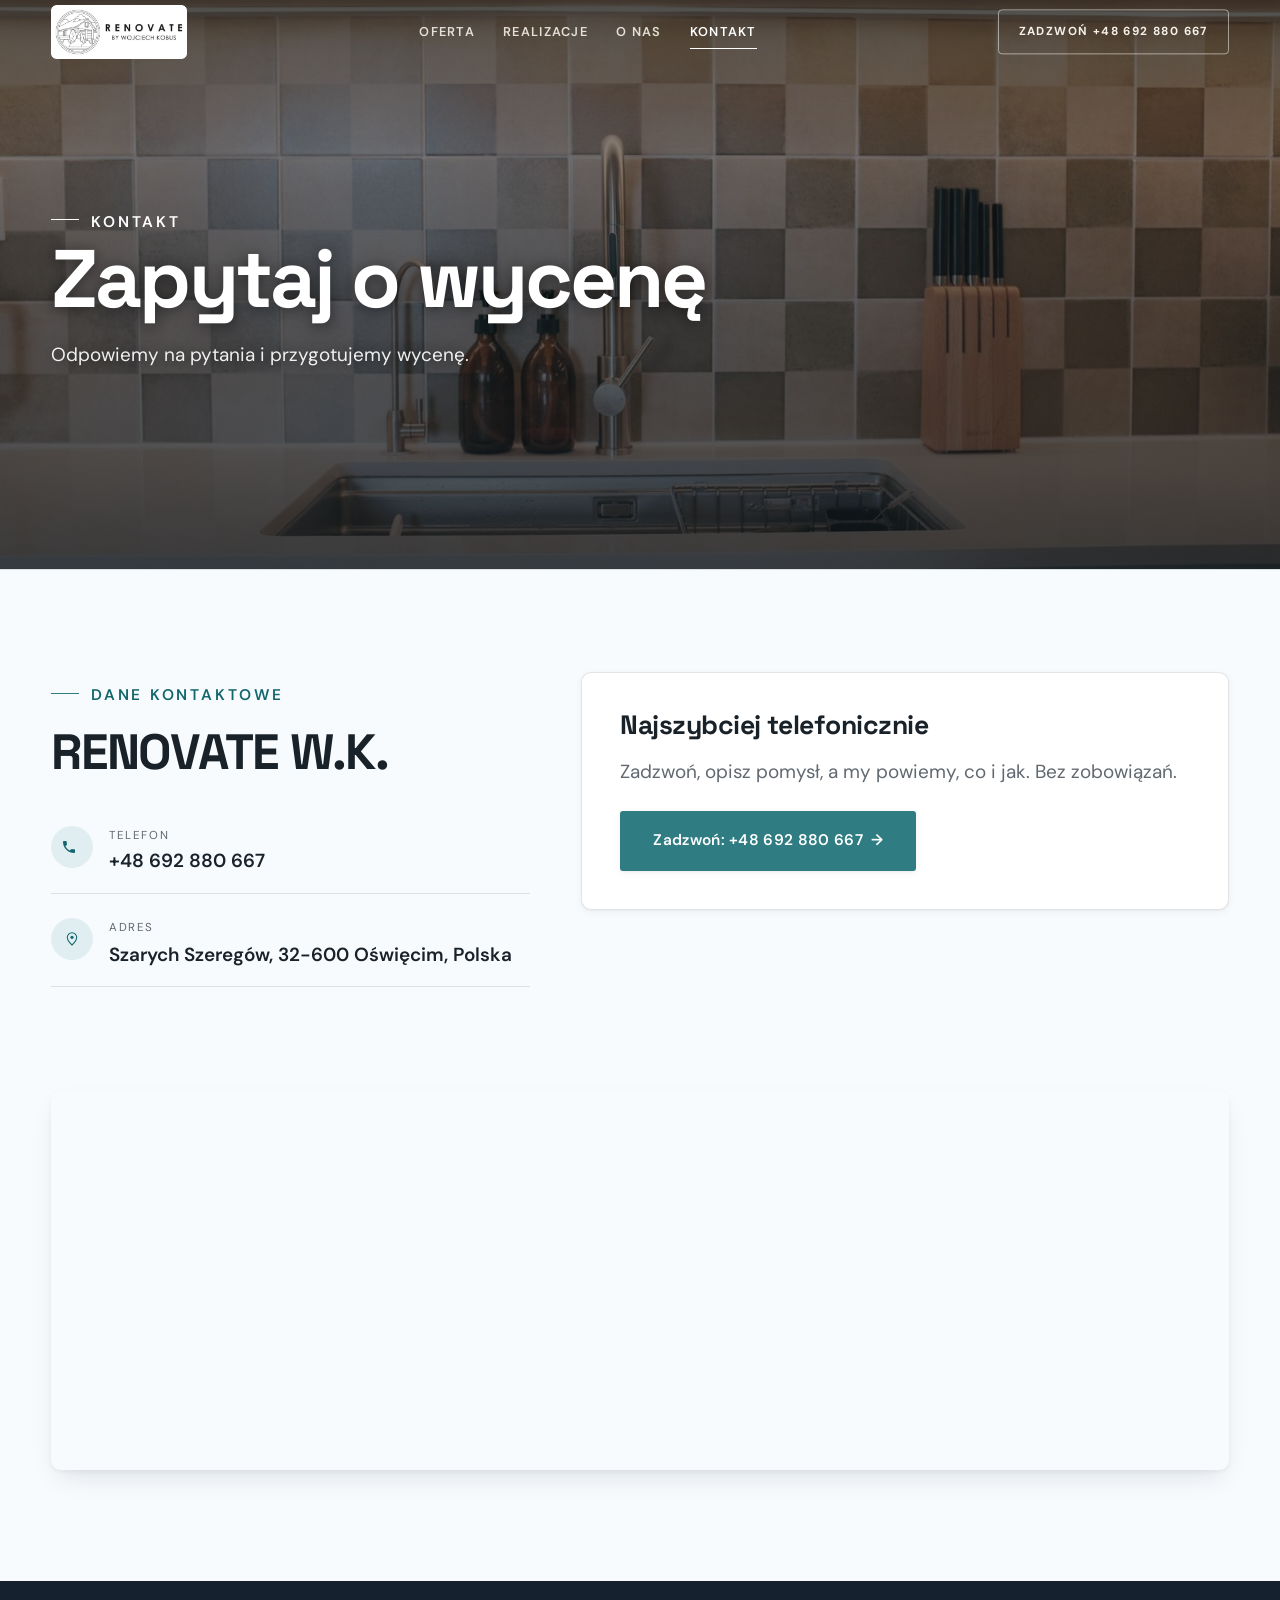
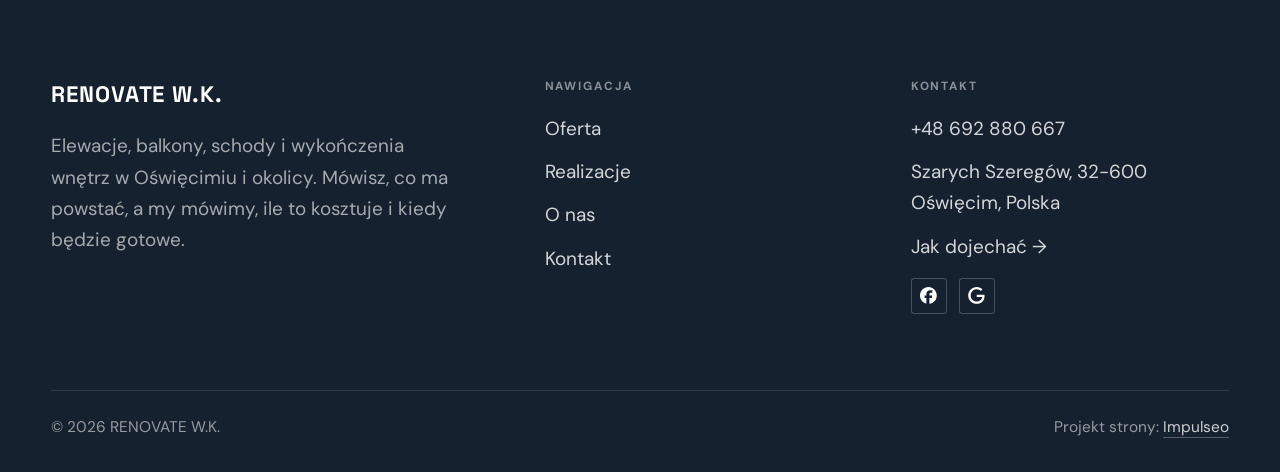
<file: kontakt.html>
<!DOCTYPE html>
<html lang="pl">
<head>
<meta charset="UTF-8">
<meta name="viewport" content="width=device-width, initial-scale=1.0">
<title>Kontakt - RENOVATE W.K.</title>
<meta name="description" content="Kontakt RENOVATE W.K. - Szarych Szeregów, 32-600 Oświęcim, Polska">
<link rel="canonical" href="https://impulseo-pl.github.io/renovate-w-k/kontakt.html">
<meta name="robots" content="noindex, nofollow">
<meta property="og:type" content="website">
<meta property="og:locale" content="pl_PL">
<meta property="og:site_name" content="RENOVATE W.K.">
<meta property="og:title" content="Kontakt - RENOVATE W.K.">
<meta property="og:description" content="Kontakt RENOVATE W.K. - Szarych Szeregów, 32-600 Oświęcim, Polska">
<meta property="og:url" content="https://impulseo-pl.github.io/renovate-w-k/kontakt.html">
<meta property="og:image" content="https://impulseo-pl.github.io/renovate-w-k/img/og.jpg">
<meta property="og:image:width" content="1200">
<meta property="og:image:height" content="630">
<meta name="twitter:card" content="summary_large_image">
<link rel="preconnect" href="https://fonts.googleapis.com">
<link rel="preconnect" href="https://fonts.gstatic.com" crossorigin>
<link href="https://fonts.googleapis.com/css2?family=Space+Grotesk:wght@500;600;700&family=DM+Sans:opsz,wght@9..40,400;9..40,500;9..40,600&display=swap" rel="stylesheet">
<link rel="stylesheet" href="assets/styles.css?v=6d33de63">
</head>
<body>

<header class="nav">
  <div class="wrap nav-inner">
    <a class="brand brand-has-logo" href="index.html"><img class="brand-logo" src="img/logo.png" alt="RENOVATE W.K." width="927" height="368" decoding="async"></a>
    <nav class="nav-links">
      <a href="oferta.html">Oferta</a>
      <a href="realizacje.html">Realizacje</a>
      <a href="o-nas.html">O nas</a>
      <a href="kontakt.html" class="active" aria-current="page">Kontakt</a>
      <a href="tel:+48692880667" class="btn btn-accent">Zadzwoń +48 692 880 667</a>
    </nav>
    <button class="nav-toggle" aria-label="Menu"><span></span><span></span><span></span></button>
  </div>
</header>

<main>
<section class="pagehead">
  <img src="img/g7.jpg" alt="RENOVATE W.K. - Zapytaj o wycenę" width="1200" height="800" decoding="async">
  <div class="wrap">
    <span class="eyebrow">Kontakt</span>
    <h1>Zapytaj o wycenę</h1>
    <p>Odpowiemy na pytania i przygotujemy wycenę.</p>
  </div>
</section>
<section>
  <div class="wrap contact-grid">
    <div class="reveal">
      <span class="eyebrow">Dane kontaktowe</span>
      <h2 style="margin:var(--space-4) 0 var(--space-6)">RENOVATE W.K.</h2>
      <div class="info-list">
        <div class="info-row"><div class="ic"><svg class="ico-tel" width="16" height="16" viewBox="0 0 24 24" fill="none" aria-hidden="true"><path d="M6.6 10.8a15.5 15.5 0 0 0 6.6 6.6l2.2-2.2a1 1 0 0 1 1-.24 11.4 11.4 0 0 0 3.6.58 1 1 0 0 1 1 1V20a1 1 0 0 1-1 1A17 17 0 0 1 3 4a1 1 0 0 1 1-1h3.5a1 1 0 0 1 1 1c0 1.25.2 2.46.58 3.6a1 1 0 0 1-.25 1l-2.23 2.2Z" fill="currentColor"/></svg></div><div><div class="lbl">Telefon</div><a class="val" href="tel:+48692880667">+48 692 880 667</a></div></div>
        <div class="info-row"><div class="ic"><svg class="ico-pin" width="16" height="16" viewBox="0 0 24 24" fill="none" aria-hidden="true"><path d="M12 21s7-6.1 7-11.5A7 7 0 0 0 5 9.5C5 14.9 12 21 12 21Z" stroke="currentColor" stroke-width="1.6" fill="none"/><circle cx="12" cy="9.5" r="2.4" fill="currentColor"/></svg></div><div><div class="lbl">Adres</div><div class="val">Szarych Szeregów, 32-600 Oświęcim, Polska</div></div></div>
      </div>
    </div>
    <div class="reveal">
      <div class="form">
        <h3 style="margin-bottom:var(--space-4)">Najszybciej telefonicznie</h3>
        <p class="muted" style="margin-bottom:var(--space-5)">Zadzwoń, opisz pomysł, a my powiemy, co i jak. Bez zobowiązań.</p>
        <a href="tel:+48692880667" class="btn btn-accent" style="justify-content:center">Zadzwoń: +48 692 880 667 <span class="arr">→</span></a>
      </div>
    </div>
  </div>
</section>
<section style="padding-top:0">
  <div class="wrap reveal">
    <iframe class="map" title="RENOVATE W.K. - Oświęcim" src="https://maps.google.com/maps?q=50.0364832%2C19.2070459&z=15&output=embed" loading="lazy" referrerpolicy="no-referrer-when-downgrade"></iframe>
  </div>
</section>
</main>

<footer>
  <div class="wrap">
    <div class="foot-grid">
      <div class="foot-brand">
        <div class="name">RENOVATE W.K.</div>
        <p>Elewacje, balkony, schody i wykończenia wnętrz w Oświęcimiu i okolicy. Mówisz, co ma powstać, a my mówimy, ile to kosztuje i kiedy będzie gotowe.</p>
      </div>
      <div class="foot-col">
        <h4>Nawigacja</h4>
        <a href="oferta.html">Oferta</a>
        <a href="realizacje.html">Realizacje</a>
        <a href="o-nas.html">O nas</a>
        <a href="kontakt.html">Kontakt</a>
      </div>
      <div class="foot-col">
        <h4>Kontakt</h4>
        <a href="tel:+48692880667">+48 692 880 667</a>
        <p>Szarych Szeregów, 32-600 Oświęcim, Polska</p>
        <a href="https://maps.google.com/?cid=10866724883274154269&g_mp=CiVnb29nbGUubWFwcy5wbGFjZXMudjEuUGxhY2VzLkdldFBsYWNlEAIYBCAA" target="_blank" rel="noopener">Jak dojechać →</a>
      <div class="foot-soc">
        <a class="soc" href="https://www.facebook.com/p/Renovate-remontywyko%C5%84czenia-wn%C4%99trz-61587838981494/" target="_blank" rel="noopener" aria-label="Facebook - RENOVATE W.K."><svg viewBox="0 0 24 24" aria-hidden="true" focusable="false"><path d="M9.101 23.691v-7.98H6.627v-3.667h2.474v-1.58c0-4.085 1.848-5.978 5.858-5.978.401 0 .955.042 1.468.103a8.68 8.68 0 0 1 1.141.195v3.325a8.623 8.623 0 0 0-.653-.036 26.805 26.805 0 0 0-.733-.009c-.707 0-1.259.096-1.675.309a1.686 1.686 0 0 0-.679.622c-.258.42-.374.995-.374 1.752v1.297h3.919l-.386 2.103-.287 1.564h-3.246v8.245C19.396 23.238 24 18.179 24 12.044c0-6.627-5.373-12-12-12s-12 5.373-12 12c0 5.628 3.874 10.35 9.101 11.647Z" fill="currentColor"/></svg></a>
        <a class="soc" href="https://maps.google.com/?cid=10866724883274154269&g_mp=CiVnb29nbGUubWFwcy5wbGFjZXMudjEuUGxhY2VzLkdldFBsYWNlEAIYBCAA" target="_blank" rel="noopener" aria-label="Google - RENOVATE W.K."><svg viewBox="0 0 24 24" aria-hidden="true" focusable="false"><path d="M12.48 10.92v3.28h7.84c-.24 1.84-.853 3.187-1.787 4.133-1.147 1.147-2.933 2.4-6.053 2.4-4.827 0-8.6-3.893-8.6-8.72s3.773-8.72 8.6-8.72c2.6 0 4.507 1.027 5.907 2.347l2.307-2.307C18.747 1.44 16.133 0 12.48 0 5.867 0 .307 5.387.307 12s5.56 12 12.173 12c3.573 0 6.267-1.173 8.373-3.36 2.16-2.16 2.84-5.213 2.84-7.667 0-.76-.053-1.467-.173-2.053H12.48z" fill="currentColor"/></svg></a>
      </div>
      </div>
    </div>
    <div class="foot-bot">
      <span>© 2026 RENOVATE W.K.</span>
      <span>Projekt strony: <a class="foot-credit" href="https://impulseo.pl" target="_blank" rel="noopener">Impulseo</a></span>
    </div>
  </div>
</footer>
<div class="sticky-call"><a class="sc-call" href="tel:+48692880667"><svg class="ico-tel" width="16" height="16" viewBox="0 0 24 24" fill="none" aria-hidden="true"><path d="M6.6 10.8a15.5 15.5 0 0 0 6.6 6.6l2.2-2.2a1 1 0 0 1 1-.24 11.4 11.4 0 0 0 3.6.58 1 1 0 0 1 1 1V20a1 1 0 0 1-1 1A17 17 0 0 1 3 4a1 1 0 0 1 1-1h3.5a1 1 0 0 1 1 1c0 1.25.2 2.46.58 3.6a1 1 0 0 1-.25 1l-2.23 2.2Z" fill="currentColor"/></svg> Zadzwoń</a><a class="sc-quote" href="kontakt.html">Zapytaj o wycenę</a></div>
<div class="demo-wazne" data-do="2026-11-12" data-cykl="3" hidden><svg class="dw-ico" width="13" height="13" viewBox="0 0 24 24" fill="none" aria-hidden="true"><circle cx="12" cy="12" r="8.6" stroke="currentColor" stroke-width="1.8"/><path d="M12 7.2V12l3.3 2" stroke="currentColor" stroke-width="1.8" stroke-linecap="round"/></svg><span class="dw-txt"></span></div>

<script src="assets/main.js"></script>
</body>
</html>
</file>
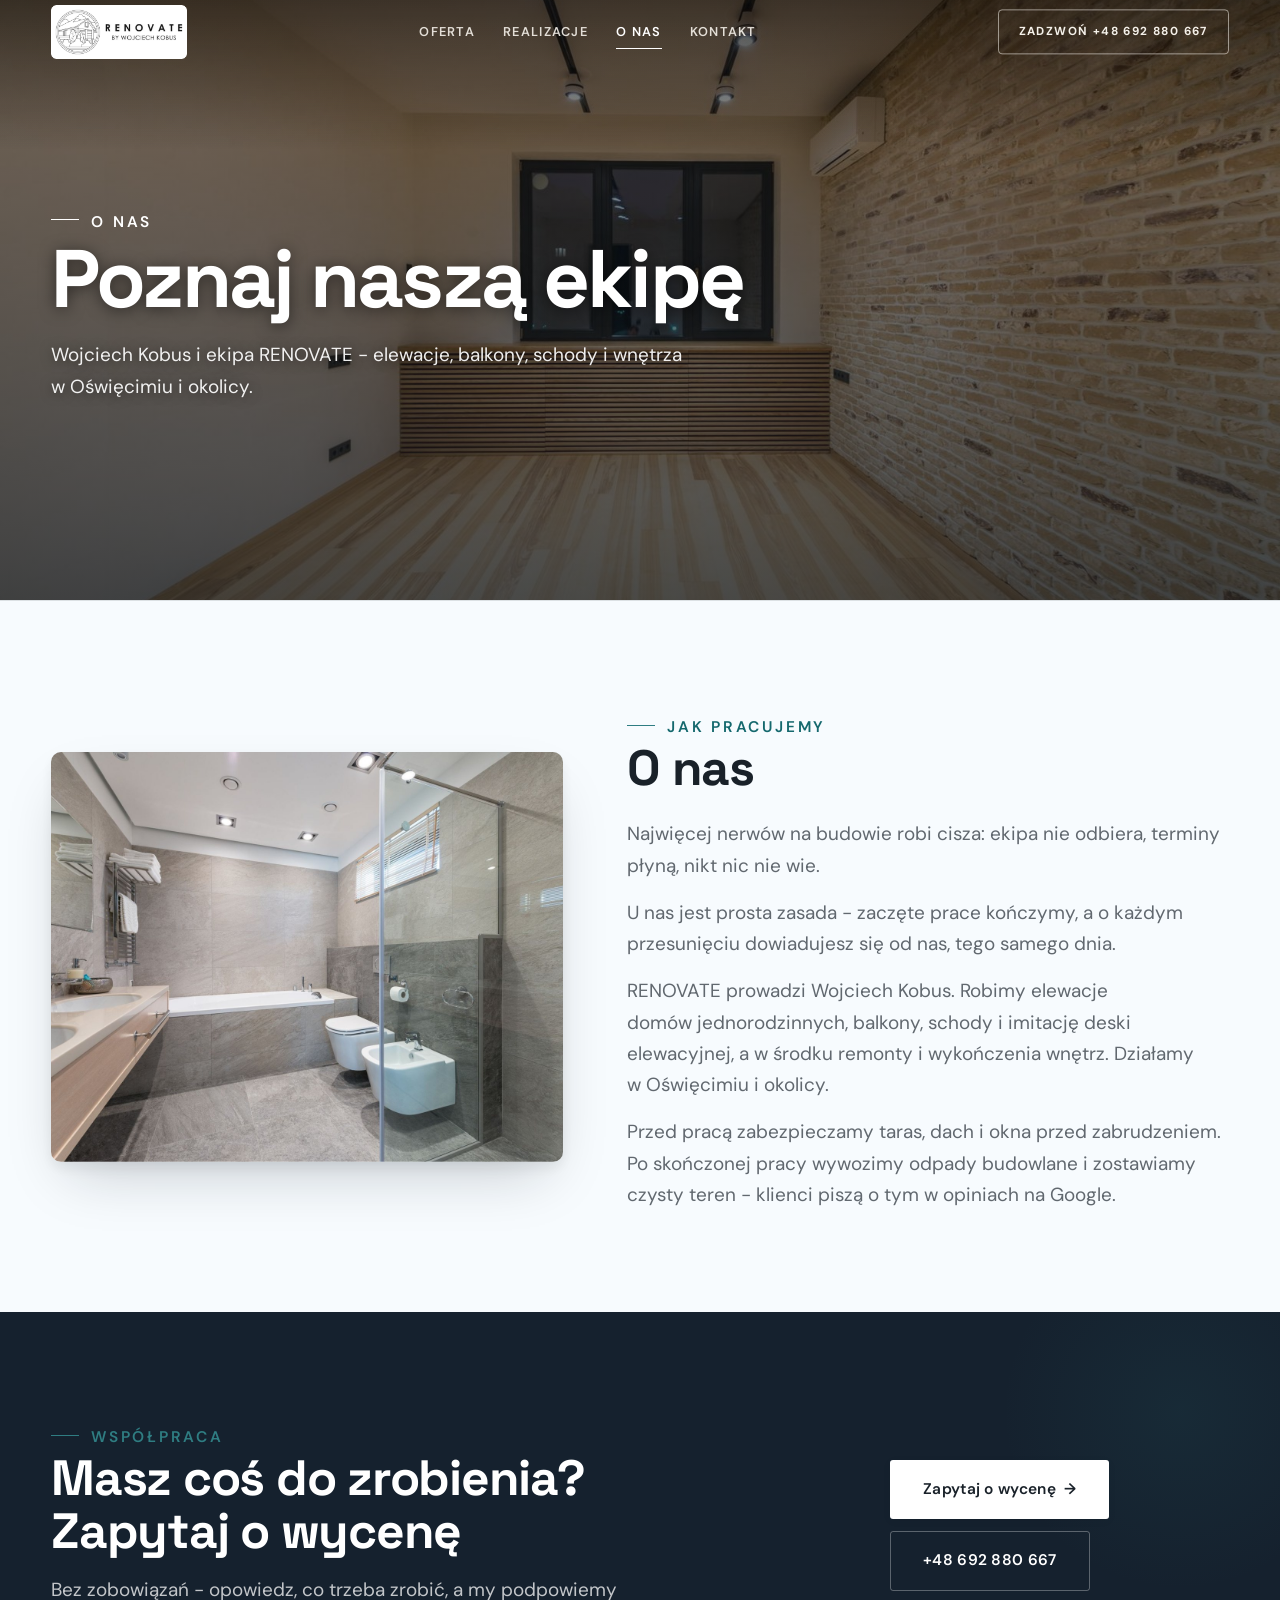
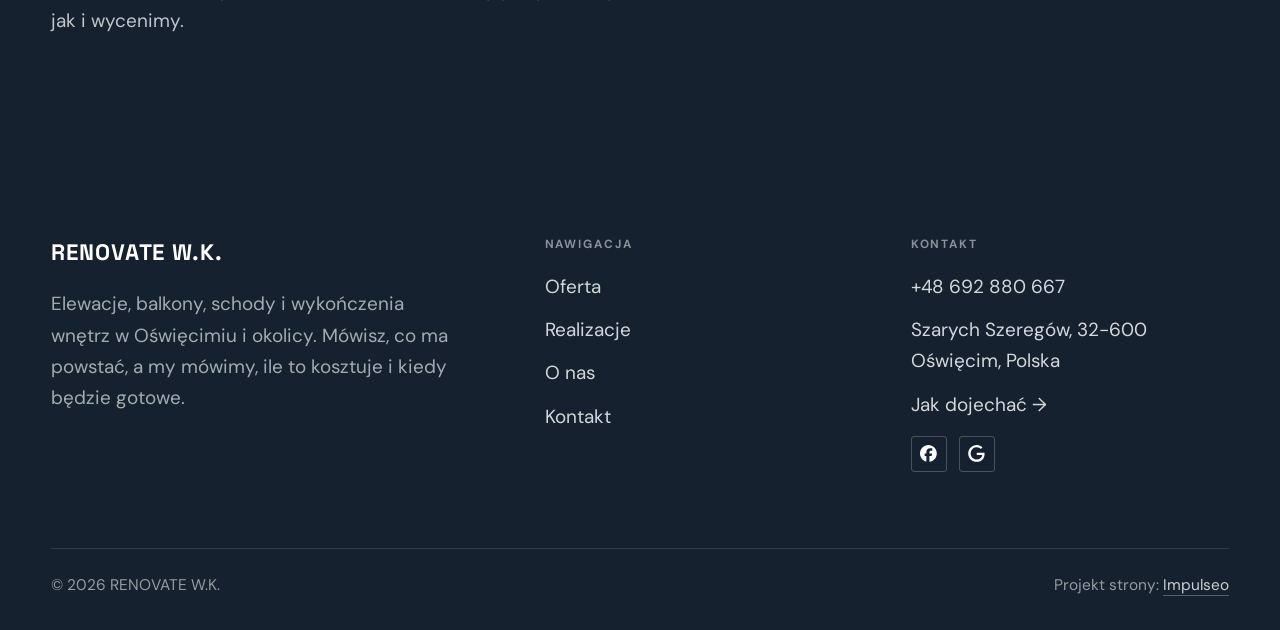
<file: o-nas.html>
<!DOCTYPE html>
<html lang="pl">
<head>
<meta charset="UTF-8">
<meta name="viewport" content="width=device-width, initial-scale=1.0">
<title>O nas - RENOVATE W.K.</title>
<meta name="description" content="Remonty i elewacje w Oświęcimiu: elewacje domów, imitacja deski elewacyjnej, balkony, schody, wykończenia wnętrz. Zadzwoń: +48 692 880 667.">
<link rel="canonical" href="https://impulseo-pl.github.io/renovate-w-k/o-nas.html">
<meta name="robots" content="noindex, nofollow">
<meta property="og:type" content="website">
<meta property="og:locale" content="pl_PL">
<meta property="og:site_name" content="RENOVATE W.K.">
<meta property="og:title" content="O nas - RENOVATE W.K.">
<meta property="og:description" content="Remonty i elewacje w Oświęcimiu: elewacje domów, imitacja deski elewacyjnej, balkony, schody, wykończenia wnętrz. Zadzwoń: +48 692 880 667.">
<meta property="og:url" content="https://impulseo-pl.github.io/renovate-w-k/o-nas.html">
<meta property="og:image" content="https://impulseo-pl.github.io/renovate-w-k/img/og.jpg">
<meta property="og:image:width" content="1200">
<meta property="og:image:height" content="630">
<meta name="twitter:card" content="summary_large_image">
<link rel="preconnect" href="https://fonts.googleapis.com">
<link rel="preconnect" href="https://fonts.gstatic.com" crossorigin>
<link href="https://fonts.googleapis.com/css2?family=Space+Grotesk:wght@500;600;700&family=DM+Sans:opsz,wght@9..40,400;9..40,500;9..40,600&display=swap" rel="stylesheet">
<link rel="stylesheet" href="assets/styles.css?v=6d33de63">
</head>
<body>

<header class="nav">
  <div class="wrap nav-inner">
    <a class="brand brand-has-logo" href="index.html"><img class="brand-logo" src="img/logo.png" alt="RENOVATE W.K." width="927" height="368" decoding="async"></a>
    <nav class="nav-links">
      <a href="oferta.html">Oferta</a>
      <a href="realizacje.html">Realizacje</a>
      <a href="o-nas.html" class="active" aria-current="page">O nas</a>
      <a href="kontakt.html">Kontakt</a>
      <a href="tel:+48692880667" class="btn btn-accent">Zadzwoń +48 692 880 667</a>
    </nav>
    <button class="nav-toggle" aria-label="Menu"><span></span><span></span><span></span></button>
  </div>
</header>

<main>
<section class="pagehead">
  <img src="img/g5.jpg" alt="RENOVATE W.K. - Poznaj naszą ekipę" width="1600" height="1068" decoding="async">
  <div class="wrap">
    <span class="eyebrow">O nas</span>
    <h1>Poznaj naszą ekipę</h1>
    <p>Wojciech Kobus i ekipa RENOVATE - elewacje, balkony, schody i wnętrza w Oświęcimiu i okolicy.</p>
  </div>
</section>
<section>
  <div class="wrap split">
    <div class="split-art reveal"><img src="img/g6.jpg" alt="RENOVATE W.K." width="1600" height="1066" decoding="async"></div>
    <div class="split-copy reveal">
      <span class="eyebrow">Jak pracujemy</span>
      <h2>O nas</h2>
      <p class="muted">Najwięcej nerwów na budowie robi cisza: ekipa nie odbiera, terminy płyną, nikt nic nie wie.</p>
      <p class="muted">U nas jest prosta zasada - zaczęte prace kończymy, a o każdym przesunięciu dowiadujesz się od nas, tego samego dnia.</p>
      <p class="muted">RENOVATE prowadzi Wojciech Kobus. Robimy elewacje domów jednorodzinnych, balkony, schody i imitację deski elewacyjnej, a w środku remonty i wykończenia wnętrz. Działamy w Oświęcimiu i okolicy.</p>
      <p class="muted">Przed pracą zabezpieczamy taras, dach i okna przed zabrudzeniem. Po skończonej pracy wywozimy odpady budowlane i zostawiamy czysty teren - klienci piszą o tym w opiniach na Google.</p>
    </div>
  </div>
</section>


<section class="cta">
  <div class="wrap">
    <div class="reveal">
      <span class="eyebrow">Współpraca</span>
      <h2>Masz coś do zrobienia? Zapytaj o wycenę</h2>
      <p>Bez zobowiązań - opowiedz, co trzeba zrobić, a my podpowiemy jak i wycenimy.</p>
    </div>
    <div class="cta-actions reveal">
      <a href="kontakt.html" class="btn btn-light">Zapytaj o wycenę <span class="arr">→</span></a>
      <a href="tel:+48692880667" class="btn btn-ghost btn-ghost-cta">+48 692 880 667</a>
    </div>
  </div>
</section>
</main>

<footer>
  <div class="wrap">
    <div class="foot-grid">
      <div class="foot-brand">
        <div class="name">RENOVATE W.K.</div>
        <p>Elewacje, balkony, schody i wykończenia wnętrz w Oświęcimiu i okolicy. Mówisz, co ma powstać, a my mówimy, ile to kosztuje i kiedy będzie gotowe.</p>
      </div>
      <div class="foot-col">
        <h4>Nawigacja</h4>
        <a href="oferta.html">Oferta</a>
        <a href="realizacje.html">Realizacje</a>
        <a href="o-nas.html">O nas</a>
        <a href="kontakt.html">Kontakt</a>
      </div>
      <div class="foot-col">
        <h4>Kontakt</h4>
        <a href="tel:+48692880667">+48 692 880 667</a>
        <p>Szarych Szeregów, 32-600 Oświęcim, Polska</p>
        <a href="https://maps.google.com/?cid=10866724883274154269&g_mp=CiVnb29nbGUubWFwcy5wbGFjZXMudjEuUGxhY2VzLkdldFBsYWNlEAIYBCAA" target="_blank" rel="noopener">Jak dojechać →</a>
      <div class="foot-soc">
        <a class="soc" href="https://www.facebook.com/p/Renovate-remontywyko%C5%84czenia-wn%C4%99trz-61587838981494/" target="_blank" rel="noopener" aria-label="Facebook - RENOVATE W.K."><svg viewBox="0 0 24 24" aria-hidden="true" focusable="false"><path d="M9.101 23.691v-7.98H6.627v-3.667h2.474v-1.58c0-4.085 1.848-5.978 5.858-5.978.401 0 .955.042 1.468.103a8.68 8.68 0 0 1 1.141.195v3.325a8.623 8.623 0 0 0-.653-.036 26.805 26.805 0 0 0-.733-.009c-.707 0-1.259.096-1.675.309a1.686 1.686 0 0 0-.679.622c-.258.42-.374.995-.374 1.752v1.297h3.919l-.386 2.103-.287 1.564h-3.246v8.245C19.396 23.238 24 18.179 24 12.044c0-6.627-5.373-12-12-12s-12 5.373-12 12c0 5.628 3.874 10.35 9.101 11.647Z" fill="currentColor"/></svg></a>
        <a class="soc" href="https://maps.google.com/?cid=10866724883274154269&g_mp=CiVnb29nbGUubWFwcy5wbGFjZXMudjEuUGxhY2VzLkdldFBsYWNlEAIYBCAA" target="_blank" rel="noopener" aria-label="Google - RENOVATE W.K."><svg viewBox="0 0 24 24" aria-hidden="true" focusable="false"><path d="M12.48 10.92v3.28h7.84c-.24 1.84-.853 3.187-1.787 4.133-1.147 1.147-2.933 2.4-6.053 2.4-4.827 0-8.6-3.893-8.6-8.72s3.773-8.72 8.6-8.72c2.6 0 4.507 1.027 5.907 2.347l2.307-2.307C18.747 1.44 16.133 0 12.48 0 5.867 0 .307 5.387.307 12s5.56 12 12.173 12c3.573 0 6.267-1.173 8.373-3.36 2.16-2.16 2.84-5.213 2.84-7.667 0-.76-.053-1.467-.173-2.053H12.48z" fill="currentColor"/></svg></a>
      </div>
      </div>
    </div>
    <div class="foot-bot">
      <span>© 2026 RENOVATE W.K.</span>
      <span>Projekt strony: <a class="foot-credit" href="https://impulseo.pl" target="_blank" rel="noopener">Impulseo</a></span>
    </div>
  </div>
</footer>
<div class="sticky-call"><a class="sc-call" href="tel:+48692880667"><svg class="ico-tel" width="16" height="16" viewBox="0 0 24 24" fill="none" aria-hidden="true"><path d="M6.6 10.8a15.5 15.5 0 0 0 6.6 6.6l2.2-2.2a1 1 0 0 1 1-.24 11.4 11.4 0 0 0 3.6.58 1 1 0 0 1 1 1V20a1 1 0 0 1-1 1A17 17 0 0 1 3 4a1 1 0 0 1 1-1h3.5a1 1 0 0 1 1 1c0 1.25.2 2.46.58 3.6a1 1 0 0 1-.25 1l-2.23 2.2Z" fill="currentColor"/></svg> Zadzwoń</a><a class="sc-quote" href="kontakt.html">Zapytaj o wycenę</a></div>
<div class="demo-wazne" data-do="2026-11-12" data-cykl="3" hidden><svg class="dw-ico" width="13" height="13" viewBox="0 0 24 24" fill="none" aria-hidden="true"><circle cx="12" cy="12" r="8.6" stroke="currentColor" stroke-width="1.8"/><path d="M12 7.2V12l3.3 2" stroke="currentColor" stroke-width="1.8" stroke-linecap="round"/></svg><span class="dw-txt"></span></div>

<script src="assets/main.js"></script>
</body>
</html>
</file>
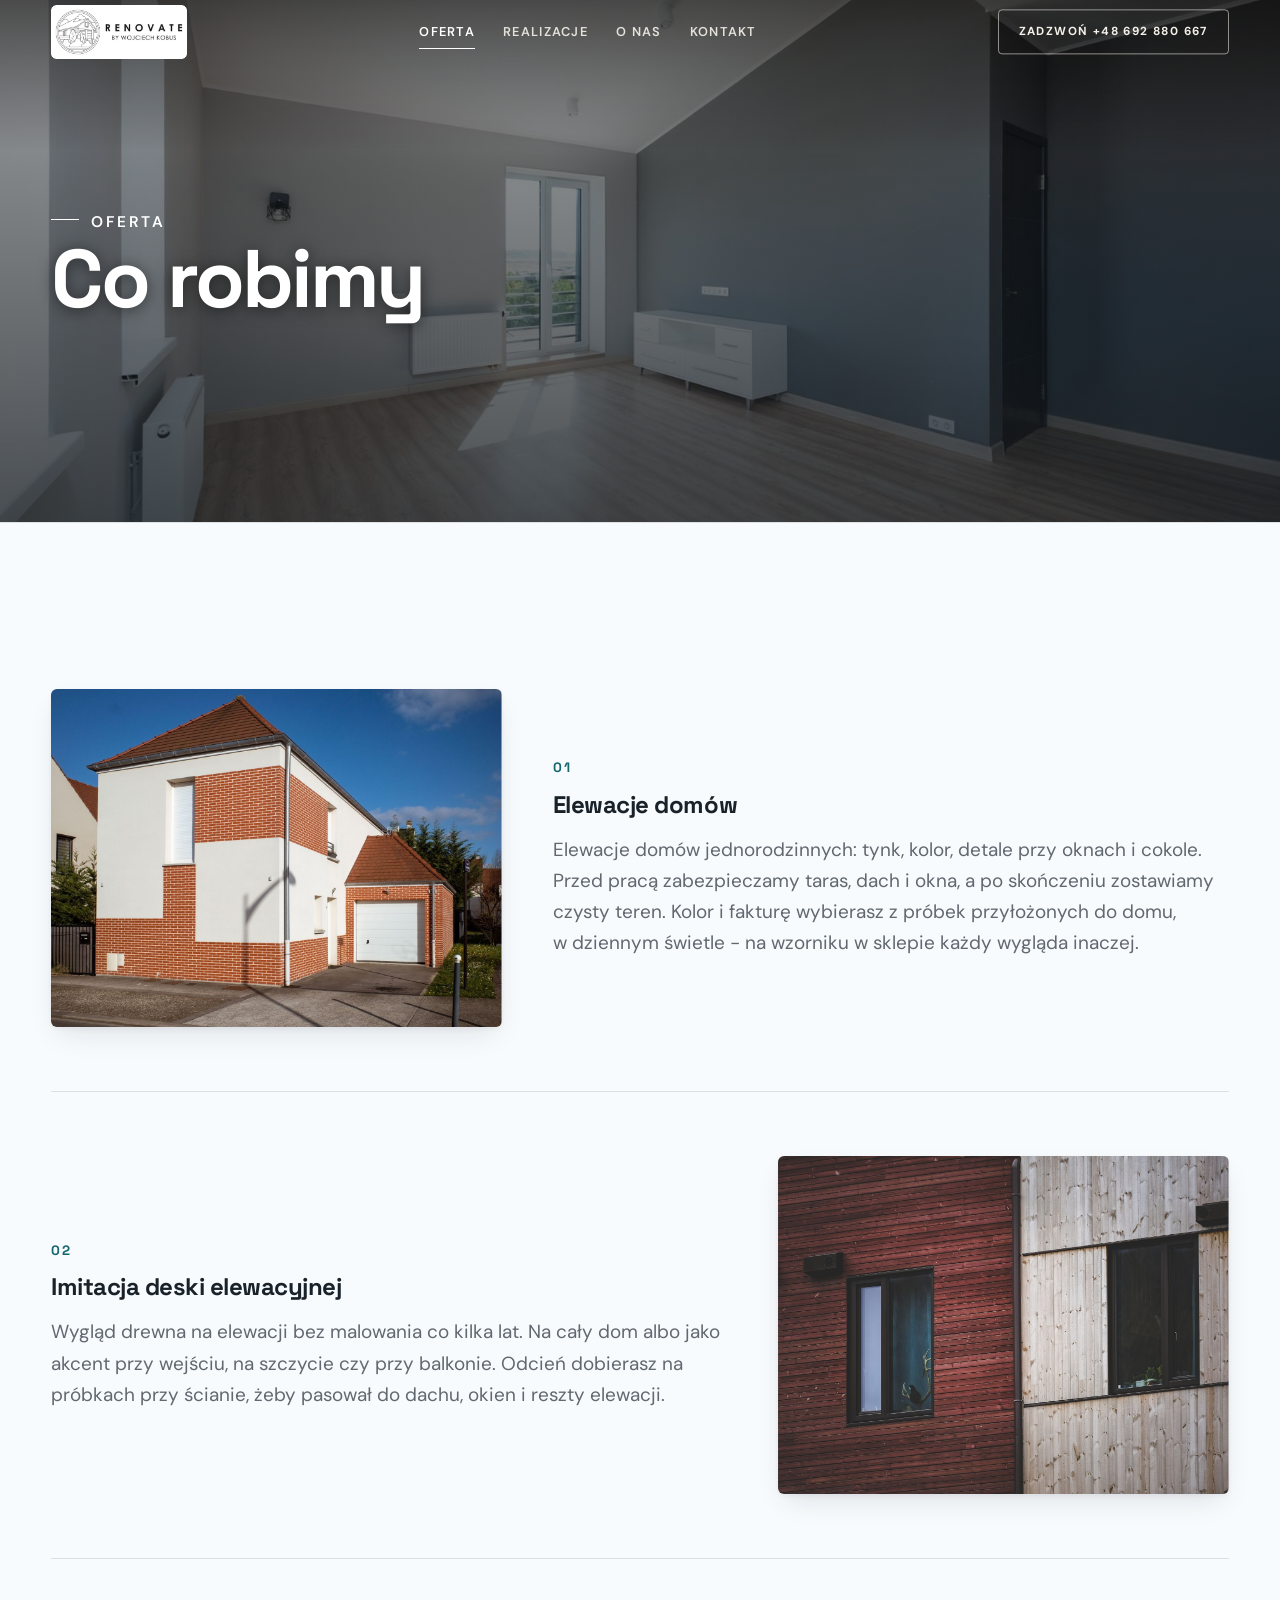
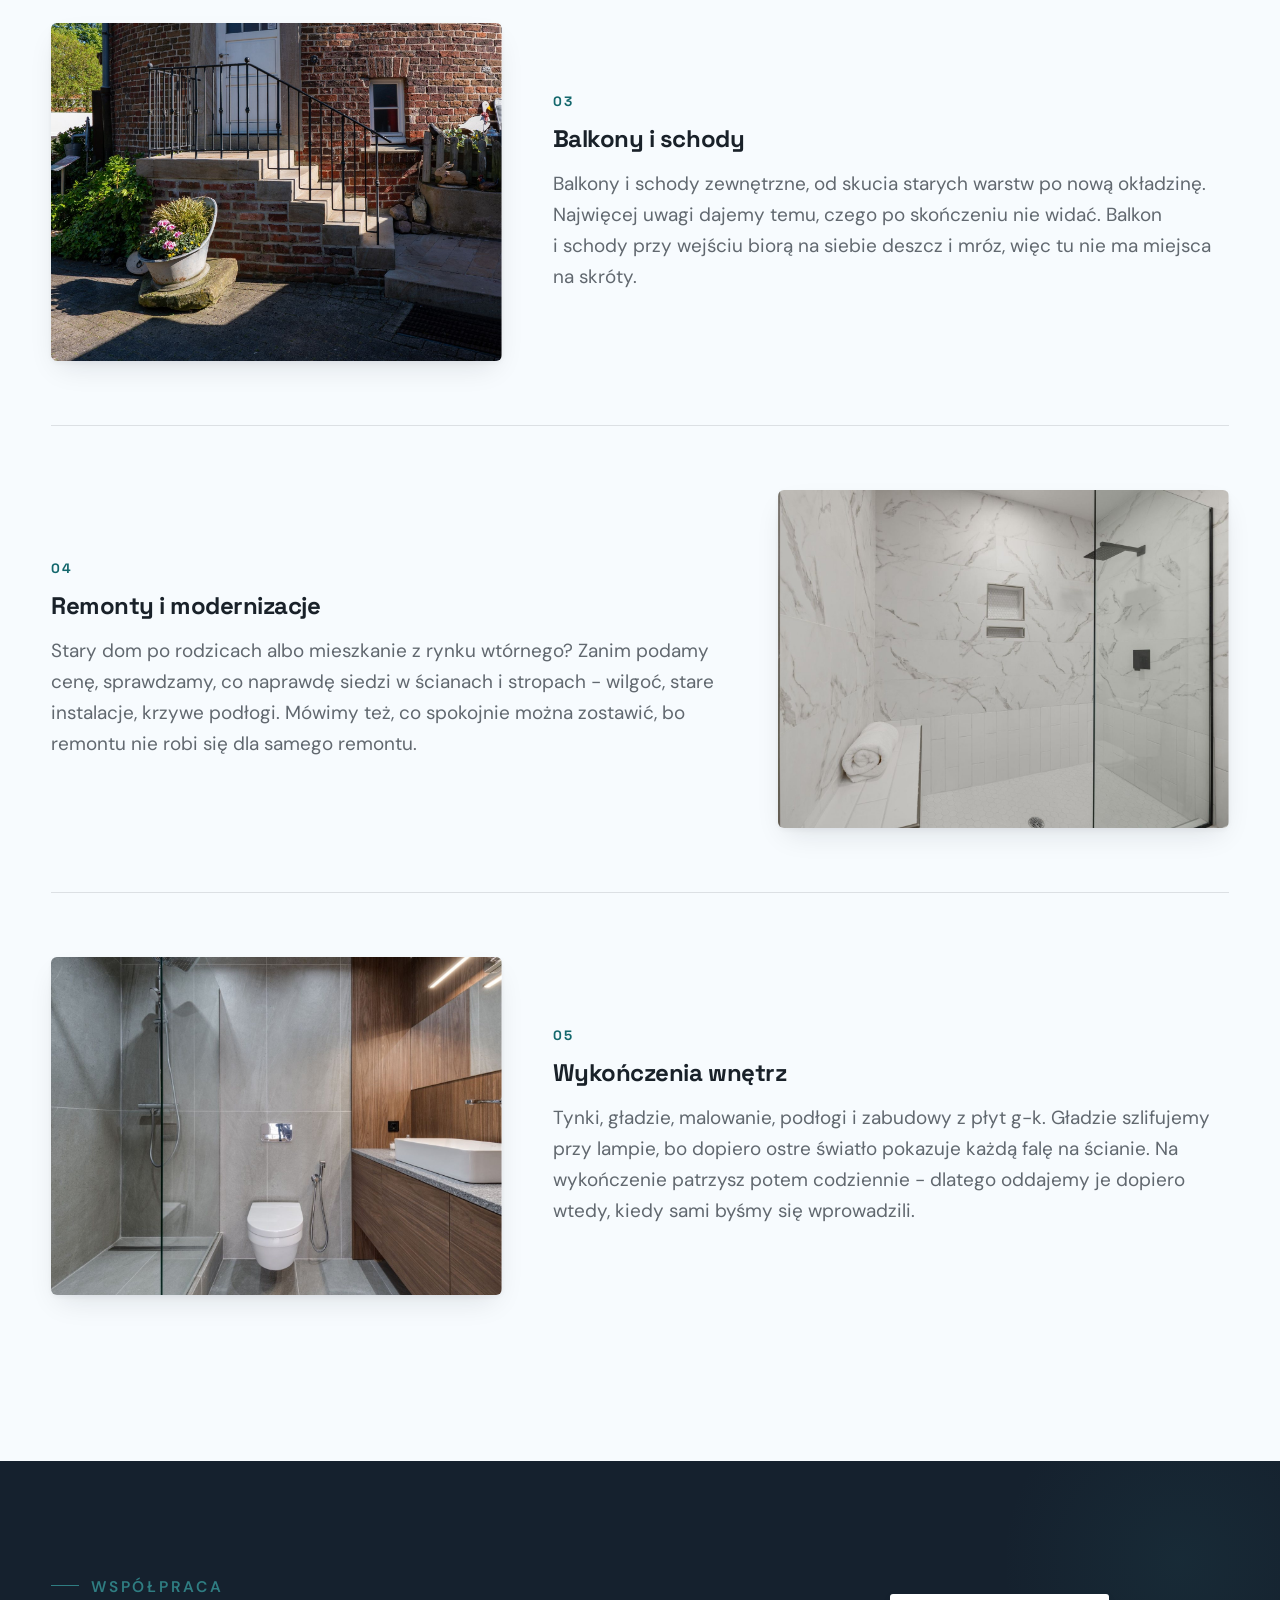
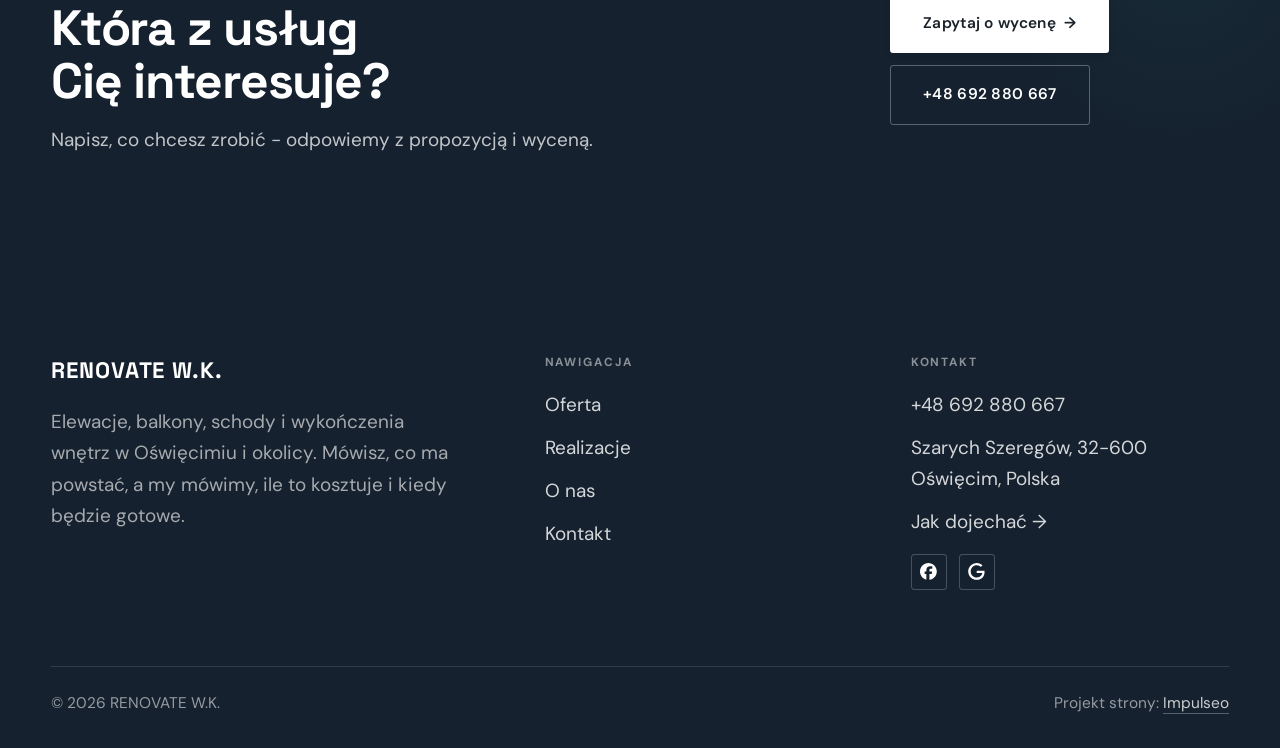
<file: oferta.html>
<!DOCTYPE html>
<html lang="pl">
<head>
<meta charset="UTF-8">
<meta name="viewport" content="width=device-width, initial-scale=1.0">
<title>Oferta - RENOVATE W.K.</title>
<meta name="description" content="Remonty i elewacje w Oświęcimiu: elewacje domów, imitacja deski elewacyjnej, balkony, schody, wykończenia wnętrz. Zadzwoń: +48 692 880 667.">
<link rel="canonical" href="https://impulseo-pl.github.io/renovate-w-k/oferta.html">
<meta name="robots" content="noindex, nofollow">
<meta property="og:type" content="website">
<meta property="og:locale" content="pl_PL">
<meta property="og:site_name" content="RENOVATE W.K.">
<meta property="og:title" content="Oferta - RENOVATE W.K.">
<meta property="og:description" content="Remonty i elewacje w Oświęcimiu: elewacje domów, imitacja deski elewacyjnej, balkony, schody, wykończenia wnętrz. Zadzwoń: +48 692 880 667.">
<meta property="og:url" content="https://impulseo-pl.github.io/renovate-w-k/oferta.html">
<meta property="og:image" content="https://impulseo-pl.github.io/renovate-w-k/img/og.jpg">
<meta property="og:image:width" content="1200">
<meta property="og:image:height" content="630">
<meta name="twitter:card" content="summary_large_image">
<link rel="preconnect" href="https://fonts.googleapis.com">
<link rel="preconnect" href="https://fonts.gstatic.com" crossorigin>
<link href="https://fonts.googleapis.com/css2?family=Space+Grotesk:wght@500;600;700&family=DM+Sans:opsz,wght@9..40,400;9..40,500;9..40,600&display=swap" rel="stylesheet">
<link rel="stylesheet" href="assets/styles.css?v=6d33de63">
</head>
<body>

<header class="nav">
  <div class="wrap nav-inner">
    <a class="brand brand-has-logo" href="index.html"><img class="brand-logo" src="img/logo.png" alt="RENOVATE W.K." width="927" height="368" decoding="async"></a>
    <nav class="nav-links">
      <a href="oferta.html" class="active" aria-current="page">Oferta</a>
      <a href="realizacje.html">Realizacje</a>
      <a href="o-nas.html">O nas</a>
      <a href="kontakt.html">Kontakt</a>
      <a href="tel:+48692880667" class="btn btn-accent">Zadzwoń +48 692 880 667</a>
    </nav>
    <button class="nav-toggle" aria-label="Menu"><span></span><span></span><span></span></button>
  </div>
</header>

<main>
<section class="pagehead">
  <img src="img/g4.jpg" alt="RENOVATE W.K. - Co robimy" width="1600" height="1066" decoding="async">
  <div class="wrap">
    <span class="eyebrow">Oferta</span>
    <h1>Co robimy</h1>
  </div>
</section>
<section>
  <div class="wrap">
    <div class="svc-row reveal">
      <div class="svc-row-art"><img src="img/g1.jpg" alt="Elewacje domów" width="1600" height="1066" decoding="async"></div>
      <div>
        <span class="num">01</span>
        <h3>Elewacje domów</h3>
        <p class="muted">Elewacje domów jednorodzinnych: tynk, kolor, detale przy oknach i cokole. Przed pracą zabezpieczamy taras, dach i okna, a po skończeniu zostawiamy czysty teren. Kolor i fakturę wybierasz z próbek przyłożonych do domu, w dziennym świetle - na wzorniku w sklepie każdy wygląda inaczej.</p>
      </div>
    </div>
    <div class="svc-row rev reveal">
      <div class="svc-row-art"><img src="img/g2.jpg" alt="Imitacja deski elewacyjnej" width="1600" height="1066" decoding="async"></div>
      <div>
        <span class="num">02</span>
        <h3>Imitacja deski elewacyjnej</h3>
        <p class="muted">Wygląd drewna na elewacji bez malowania co kilka lat. Na cały dom albo jako akcent przy wejściu, na szczycie czy przy balkonie. Odcień dobierasz na próbkach przy ścianie, żeby pasował do dachu, okien i reszty elewacji.</p>
      </div>
    </div>
    <div class="svc-row reveal">
      <div class="svc-row-art"><img src="img/g11.jpg" alt="Balkony i schody" loading="lazy" width="1600" height="1066" decoding="async"></div>
      <div>
        <span class="num">03</span>
        <h3>Balkony i schody</h3>
        <p class="muted">Balkony i schody zewnętrzne, od skucia starych warstw po nową okładzinę. Najwięcej uwagi dajemy temu, czego po skończeniu nie widać. Balkon i schody przy wejściu biorą na siebie deszcz i mróz, więc tu nie ma miejsca na skróty.</p>
      </div>
    </div>
    <div class="svc-row rev reveal">
      <div class="svc-row-art"><img src="img/g12.jpg" alt="Remonty i modernizacje" loading="lazy" width="1600" height="1066" decoding="async"></div>
      <div>
        <span class="num">04</span>
        <h3>Remonty i modernizacje</h3>
        <p class="muted">Stary dom po rodzicach albo mieszkanie z rynku wtórnego? Zanim podamy cenę, sprawdzamy, co naprawdę siedzi w ścianach i stropach - wilgoć, stare instalacje, krzywe podłogi. Mówimy też, co spokojnie można zostawić, bo remontu nie robi się dla samego remontu.</p>
      </div>
    </div>
    <div class="svc-row reveal">
      <div class="svc-row-art"><img src="img/about.jpg" alt="Wykończenia wnętrz" loading="lazy" width="1600" height="1066" decoding="async"></div>
      <div>
        <span class="num">05</span>
        <h3>Wykończenia wnętrz</h3>
        <p class="muted">Tynki, gładzie, malowanie, podłogi i zabudowy z płyt g-k. Gładzie szlifujemy przy lampie, bo dopiero ostre światło pokazuje każdą falę na ścianie. Na wykończenie patrzysz potem codziennie - dlatego oddajemy je dopiero wtedy, kiedy sami byśmy się wprowadzili.</p>
      </div>
    </div>
  </div>
</section>

<section class="cta">
  <div class="wrap">
    <div class="reveal">
      <span class="eyebrow">Współpraca</span>
      <h2>Która z usług Cię interesuje?</h2>
      <p>Napisz, co chcesz zrobić - odpowiemy z propozycją i wyceną.</p>
    </div>
    <div class="cta-actions reveal">
      <a href="kontakt.html" class="btn btn-light">Zapytaj o wycenę <span class="arr">→</span></a>
      <a href="tel:+48692880667" class="btn btn-ghost btn-ghost-cta">+48 692 880 667</a>
    </div>
  </div>
</section>
</main>

<footer>
  <div class="wrap">
    <div class="foot-grid">
      <div class="foot-brand">
        <div class="name">RENOVATE W.K.</div>
        <p>Elewacje, balkony, schody i wykończenia wnętrz w Oświęcimiu i okolicy. Mówisz, co ma powstać, a my mówimy, ile to kosztuje i kiedy będzie gotowe.</p>
      </div>
      <div class="foot-col">
        <h4>Nawigacja</h4>
        <a href="oferta.html">Oferta</a>
        <a href="realizacje.html">Realizacje</a>
        <a href="o-nas.html">O nas</a>
        <a href="kontakt.html">Kontakt</a>
      </div>
      <div class="foot-col">
        <h4>Kontakt</h4>
        <a href="tel:+48692880667">+48 692 880 667</a>
        <p>Szarych Szeregów, 32-600 Oświęcim, Polska</p>
        <a href="https://maps.google.com/?cid=10866724883274154269&g_mp=CiVnb29nbGUubWFwcy5wbGFjZXMudjEuUGxhY2VzLkdldFBsYWNlEAIYBCAA" target="_blank" rel="noopener">Jak dojechać →</a>
      <div class="foot-soc">
        <a class="soc" href="https://www.facebook.com/p/Renovate-remontywyko%C5%84czenia-wn%C4%99trz-61587838981494/" target="_blank" rel="noopener" aria-label="Facebook - RENOVATE W.K."><svg viewBox="0 0 24 24" aria-hidden="true" focusable="false"><path d="M9.101 23.691v-7.98H6.627v-3.667h2.474v-1.58c0-4.085 1.848-5.978 5.858-5.978.401 0 .955.042 1.468.103a8.68 8.68 0 0 1 1.141.195v3.325a8.623 8.623 0 0 0-.653-.036 26.805 26.805 0 0 0-.733-.009c-.707 0-1.259.096-1.675.309a1.686 1.686 0 0 0-.679.622c-.258.42-.374.995-.374 1.752v1.297h3.919l-.386 2.103-.287 1.564h-3.246v8.245C19.396 23.238 24 18.179 24 12.044c0-6.627-5.373-12-12-12s-12 5.373-12 12c0 5.628 3.874 10.35 9.101 11.647Z" fill="currentColor"/></svg></a>
        <a class="soc" href="https://maps.google.com/?cid=10866724883274154269&g_mp=CiVnb29nbGUubWFwcy5wbGFjZXMudjEuUGxhY2VzLkdldFBsYWNlEAIYBCAA" target="_blank" rel="noopener" aria-label="Google - RENOVATE W.K."><svg viewBox="0 0 24 24" aria-hidden="true" focusable="false"><path d="M12.48 10.92v3.28h7.84c-.24 1.84-.853 3.187-1.787 4.133-1.147 1.147-2.933 2.4-6.053 2.4-4.827 0-8.6-3.893-8.6-8.72s3.773-8.72 8.6-8.72c2.6 0 4.507 1.027 5.907 2.347l2.307-2.307C18.747 1.44 16.133 0 12.48 0 5.867 0 .307 5.387.307 12s5.56 12 12.173 12c3.573 0 6.267-1.173 8.373-3.36 2.16-2.16 2.84-5.213 2.84-7.667 0-.76-.053-1.467-.173-2.053H12.48z" fill="currentColor"/></svg></a>
      </div>
      </div>
    </div>
    <div class="foot-bot">
      <span>© 2026 RENOVATE W.K.</span>
      <span>Projekt strony: <a class="foot-credit" href="https://impulseo.pl" target="_blank" rel="noopener">Impulseo</a></span>
    </div>
  </div>
</footer>
<div class="sticky-call"><a class="sc-call" href="tel:+48692880667"><svg class="ico-tel" width="16" height="16" viewBox="0 0 24 24" fill="none" aria-hidden="true"><path d="M6.6 10.8a15.5 15.5 0 0 0 6.6 6.6l2.2-2.2a1 1 0 0 1 1-.24 11.4 11.4 0 0 0 3.6.58 1 1 0 0 1 1 1V20a1 1 0 0 1-1 1A17 17 0 0 1 3 4a1 1 0 0 1 1-1h3.5a1 1 0 0 1 1 1c0 1.25.2 2.46.58 3.6a1 1 0 0 1-.25 1l-2.23 2.2Z" fill="currentColor"/></svg> Zadzwoń</a><a class="sc-quote" href="kontakt.html">Zapytaj o wycenę</a></div>
<div class="demo-wazne" data-do="2026-11-12" data-cykl="3" hidden><svg class="dw-ico" width="13" height="13" viewBox="0 0 24 24" fill="none" aria-hidden="true"><circle cx="12" cy="12" r="8.6" stroke="currentColor" stroke-width="1.8"/><path d="M12 7.2V12l3.3 2" stroke="currentColor" stroke-width="1.8" stroke-linecap="round"/></svg><span class="dw-txt"></span></div>

<script src="assets/main.js"></script>
</body>
</html>
</file>
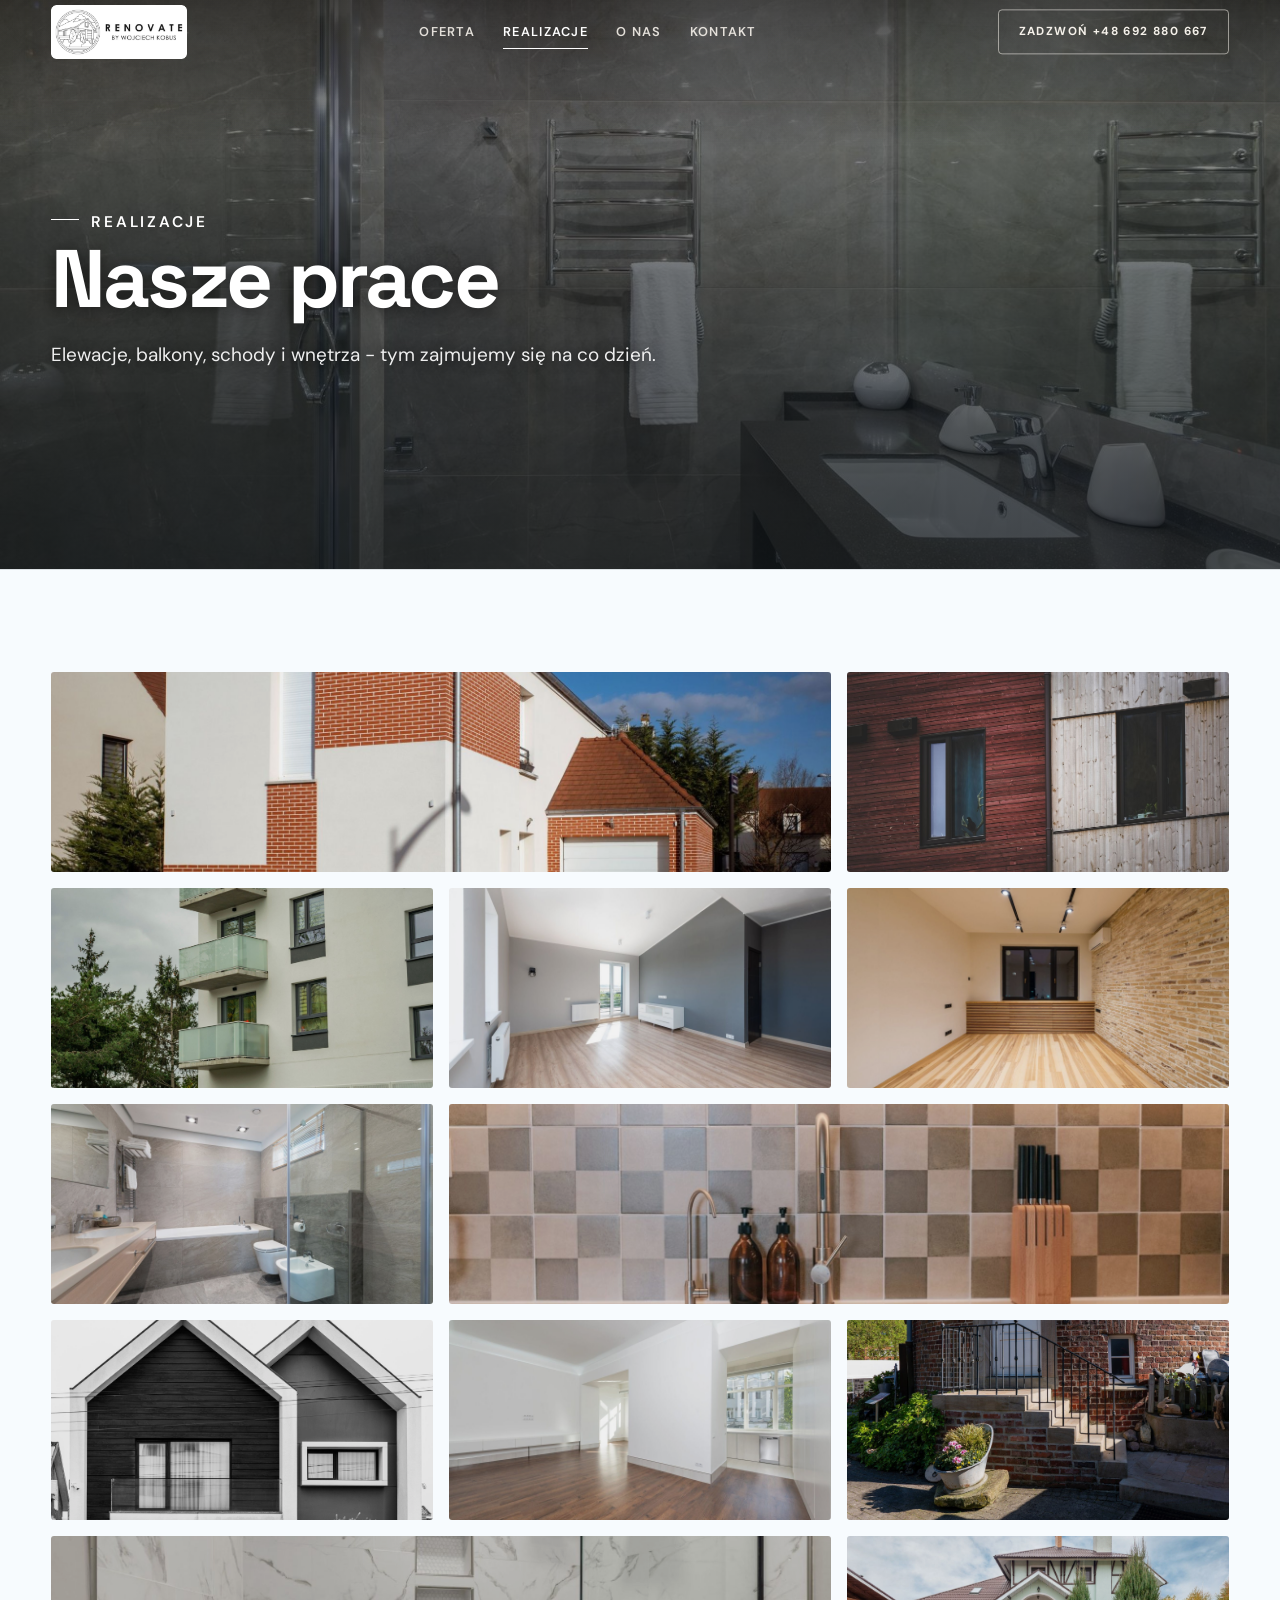
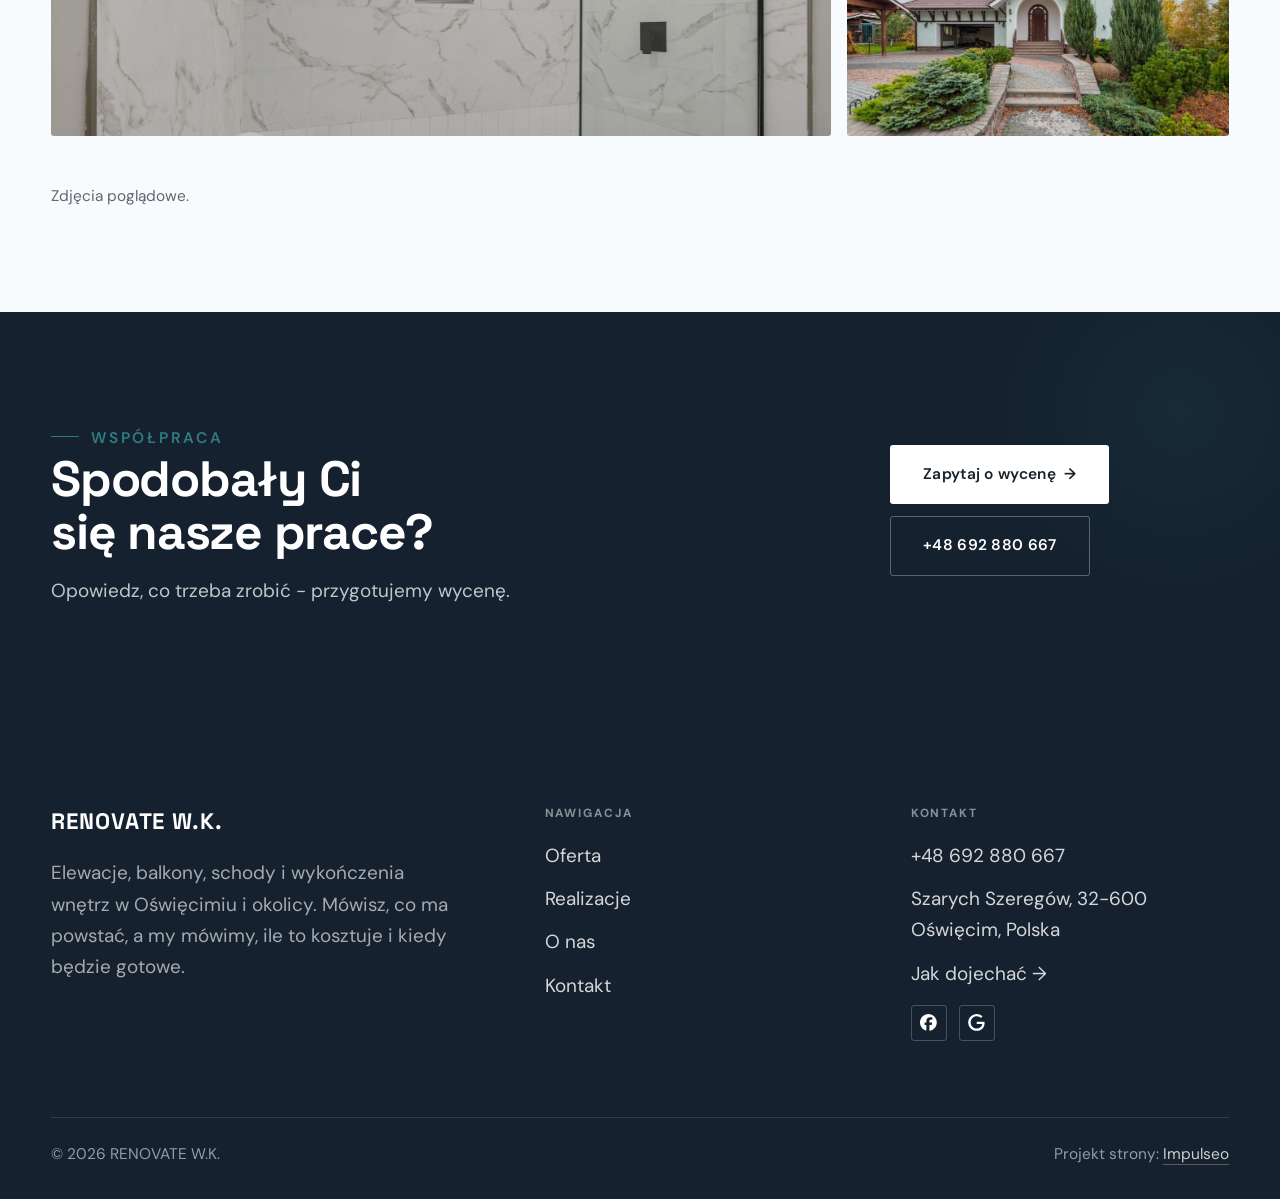
<file: realizacje.html>
<!DOCTYPE html>
<html lang="pl">
<head>
<meta charset="UTF-8">
<meta name="viewport" content="width=device-width, initial-scale=1.0">
<title>Realizacje - RENOVATE W.K.</title>
<meta name="description" content="Realizacje RENOVATE W.K.: Fundamenty i zbrojenie, Stan surowy, Więźba i dach, Wykończenie wnętrza, Elewacja i docieplenie">
<link rel="canonical" href="https://impulseo-pl.github.io/renovate-w-k/realizacje.html">
<meta name="robots" content="noindex, nofollow">
<meta property="og:type" content="website">
<meta property="og:locale" content="pl_PL">
<meta property="og:site_name" content="RENOVATE W.K.">
<meta property="og:title" content="Realizacje - RENOVATE W.K.">
<meta property="og:description" content="Realizacje RENOVATE W.K.: Fundamenty i zbrojenie, Stan surowy, Więźba i dach, Wykończenie wnętrza, Elewacja i docieplenie">
<meta property="og:url" content="https://impulseo-pl.github.io/renovate-w-k/realizacje.html">
<meta property="og:image" content="https://impulseo-pl.github.io/renovate-w-k/img/og.jpg">
<meta property="og:image:width" content="1200">
<meta property="og:image:height" content="630">
<meta name="twitter:card" content="summary_large_image">
<link rel="preconnect" href="https://fonts.googleapis.com">
<link rel="preconnect" href="https://fonts.gstatic.com" crossorigin>
<link href="https://fonts.googleapis.com/css2?family=Space+Grotesk:wght@500;600;700&family=DM+Sans:opsz,wght@9..40,400;9..40,500;9..40,600&display=swap" rel="stylesheet">
<link rel="stylesheet" href="assets/styles.css?v=6d33de63">
</head>
<body>

<header class="nav">
  <div class="wrap nav-inner">
    <a class="brand brand-has-logo" href="index.html"><img class="brand-logo" src="img/logo.png" alt="RENOVATE W.K." width="927" height="368" decoding="async"></a>
    <nav class="nav-links">
      <a href="oferta.html">Oferta</a>
      <a href="realizacje.html" class="active" aria-current="page">Realizacje</a>
      <a href="o-nas.html">O nas</a>
      <a href="kontakt.html">Kontakt</a>
      <a href="tel:+48692880667" class="btn btn-accent">Zadzwoń +48 692 880 667</a>
    </nav>
    <button class="nav-toggle" aria-label="Menu"><span></span><span></span><span></span></button>
  </div>
</header>

<main>
<section class="pagehead">
  <img src="img/g10.jpg" alt="RENOVATE W.K. - Nasze prace" width="1600" height="1068" decoding="async">
  <div class="wrap">
    <span class="eyebrow">Realizacje</span>
    <h1>Nasze prace</h1>
    <p>Elewacje, balkony, schody i wnętrza - tym zajmujemy się na co dzień.</p>
  </div>
</section>
<section>
  <div class="wrap">
    <div class="gallery">
      <div class="tile t-two3 reveal"><img src="img/g1.jpg" alt="RENOVATE W.K." loading="lazy" width="1600" height="1066" decoding="async"></div>
      <div class="tile t-third reveal"><img src="img/g2.jpg" alt="RENOVATE W.K." loading="lazy" width="1600" height="1068" decoding="async"></div>
      <div class="tile t-third reveal"><img src="img/g3.jpg" alt="RENOVATE W.K." loading="lazy" width="1600" height="1066" decoding="async"></div>
      <div class="tile t-third reveal"><img src="img/g4.jpg" alt="RENOVATE W.K." loading="lazy" width="1600" height="1066" decoding="async"></div>
      <div class="tile t-third reveal"><img src="img/g5.jpg" alt="RENOVATE W.K." loading="lazy" width="1600" height="1068" decoding="async"></div>
      <div class="tile t-third reveal"><img src="img/g6.jpg" alt="RENOVATE W.K." loading="lazy" width="1600" height="1066" decoding="async"></div>
      <div class="tile t-two3 reveal"><img src="img/g7.jpg" alt="RENOVATE W.K." loading="lazy" width="1200" height="800" decoding="async"></div>
      <div class="tile t-third reveal"><img src="img/g8.jpg" alt="RENOVATE W.K." loading="lazy" width="1600" height="1066" decoding="async"></div>
      <div class="tile t-third reveal"><img src="img/g9.jpg" alt="RENOVATE W.K." loading="lazy" width="1600" height="1066" decoding="async"></div>
      <div class="tile t-third reveal"><img src="img/g11.jpg" alt="RENOVATE W.K." loading="lazy" width="1600" height="1066" decoding="async"></div>
      <div class="tile t-two3 reveal"><img src="img/g12.jpg" alt="RENOVATE W.K." loading="lazy" width="1600" height="1065" decoding="async"></div>
      <div class="tile t-third reveal"><img src="img/g13.jpg" alt="RENOVATE W.K." loading="lazy" width="1600" height="1066" decoding="async"></div>
    </div>
    <p class="muted reveal" style="margin-top:var(--space-7);font-size:var(--text-sm);max-width:62ch">Zdjęcia poglądowe.</p>
  </div>
</section>
<section class="cta">
  <div class="wrap">
    <div class="reveal">
      <span class="eyebrow">Współpraca</span>
      <h2>Spodobały Ci się nasze prace?</h2>
      <p>Opowiedz, co trzeba zrobić - przygotujemy wycenę.</p>
    </div>
    <div class="cta-actions reveal">
      <a href="kontakt.html" class="btn btn-light">Zapytaj o wycenę <span class="arr">→</span></a>
      <a href="tel:+48692880667" class="btn btn-ghost btn-ghost-cta">+48 692 880 667</a>
    </div>
  </div>
</section>
</main>

<footer>
  <div class="wrap">
    <div class="foot-grid">
      <div class="foot-brand">
        <div class="name">RENOVATE W.K.</div>
        <p>Elewacje, balkony, schody i wykończenia wnętrz w Oświęcimiu i okolicy. Mówisz, co ma powstać, a my mówimy, ile to kosztuje i kiedy będzie gotowe.</p>
      </div>
      <div class="foot-col">
        <h4>Nawigacja</h4>
        <a href="oferta.html">Oferta</a>
        <a href="realizacje.html">Realizacje</a>
        <a href="o-nas.html">O nas</a>
        <a href="kontakt.html">Kontakt</a>
      </div>
      <div class="foot-col">
        <h4>Kontakt</h4>
        <a href="tel:+48692880667">+48 692 880 667</a>
        <p>Szarych Szeregów, 32-600 Oświęcim, Polska</p>
        <a href="https://maps.google.com/?cid=10866724883274154269&g_mp=CiVnb29nbGUubWFwcy5wbGFjZXMudjEuUGxhY2VzLkdldFBsYWNlEAIYBCAA" target="_blank" rel="noopener">Jak dojechać →</a>
      <div class="foot-soc">
        <a class="soc" href="https://www.facebook.com/p/Renovate-remontywyko%C5%84czenia-wn%C4%99trz-61587838981494/" target="_blank" rel="noopener" aria-label="Facebook - RENOVATE W.K."><svg viewBox="0 0 24 24" aria-hidden="true" focusable="false"><path d="M9.101 23.691v-7.98H6.627v-3.667h2.474v-1.58c0-4.085 1.848-5.978 5.858-5.978.401 0 .955.042 1.468.103a8.68 8.68 0 0 1 1.141.195v3.325a8.623 8.623 0 0 0-.653-.036 26.805 26.805 0 0 0-.733-.009c-.707 0-1.259.096-1.675.309a1.686 1.686 0 0 0-.679.622c-.258.42-.374.995-.374 1.752v1.297h3.919l-.386 2.103-.287 1.564h-3.246v8.245C19.396 23.238 24 18.179 24 12.044c0-6.627-5.373-12-12-12s-12 5.373-12 12c0 5.628 3.874 10.35 9.101 11.647Z" fill="currentColor"/></svg></a>
        <a class="soc" href="https://maps.google.com/?cid=10866724883274154269&g_mp=CiVnb29nbGUubWFwcy5wbGFjZXMudjEuUGxhY2VzLkdldFBsYWNlEAIYBCAA" target="_blank" rel="noopener" aria-label="Google - RENOVATE W.K."><svg viewBox="0 0 24 24" aria-hidden="true" focusable="false"><path d="M12.48 10.92v3.28h7.84c-.24 1.84-.853 3.187-1.787 4.133-1.147 1.147-2.933 2.4-6.053 2.4-4.827 0-8.6-3.893-8.6-8.72s3.773-8.72 8.6-8.72c2.6 0 4.507 1.027 5.907 2.347l2.307-2.307C18.747 1.44 16.133 0 12.48 0 5.867 0 .307 5.387.307 12s5.56 12 12.173 12c3.573 0 6.267-1.173 8.373-3.36 2.16-2.16 2.84-5.213 2.84-7.667 0-.76-.053-1.467-.173-2.053H12.48z" fill="currentColor"/></svg></a>
      </div>
      </div>
    </div>
    <div class="foot-bot">
      <span>© 2026 RENOVATE W.K.</span>
      <span>Projekt strony: <a class="foot-credit" href="https://impulseo.pl" target="_blank" rel="noopener">Impulseo</a></span>
    </div>
  </div>
</footer>
<div class="sticky-call"><a class="sc-call" href="tel:+48692880667"><svg class="ico-tel" width="16" height="16" viewBox="0 0 24 24" fill="none" aria-hidden="true"><path d="M6.6 10.8a15.5 15.5 0 0 0 6.6 6.6l2.2-2.2a1 1 0 0 1 1-.24 11.4 11.4 0 0 0 3.6.58 1 1 0 0 1 1 1V20a1 1 0 0 1-1 1A17 17 0 0 1 3 4a1 1 0 0 1 1-1h3.5a1 1 0 0 1 1 1c0 1.25.2 2.46.58 3.6a1 1 0 0 1-.25 1l-2.23 2.2Z" fill="currentColor"/></svg> Zadzwoń</a><a class="sc-quote" href="kontakt.html">Zapytaj o wycenę</a></div>
<div class="demo-wazne" data-do="2026-11-12" data-cykl="3" hidden><svg class="dw-ico" width="13" height="13" viewBox="0 0 24 24" fill="none" aria-hidden="true"><circle cx="12" cy="12" r="8.6" stroke="currentColor" stroke-width="1.8"/><path d="M12 7.2V12l3.3 2" stroke="currentColor" stroke-width="1.8" stroke-linecap="round"/></svg><span class="dw-txt"></span></div>

<script src="assets/main.js"></script>
</body>
</html>
</file>
<file: assets/styles.css>
/* ============================================================
   STOLBASZ — premium, architektoniczny B2B fit-out
   Jasna paleta, zero brązu. System wg premium-web-craft.
   Projekt strony: Impulseo (impulseo.pl)
   ============================================================ */

:root{
  /* PALETA — jasna, architektoniczna, chłodna */
  --paper:#F4F6F8;          /* główne tło */
  --paper-2:#E7EBEF;        /* sekcje alternatywne (chłodny jasny szary) */
  --paper-3:#E7EBEF;        /* delikatne wypełnienia */
  --ink:#15212E;            /* tekst główny — chłodny grafit */
  --ink-soft:#243443;       /* nagłówki drugorzędne */
  --muted:#6B7785;          /* tekst poboczny */
  --line:rgba(21,33,46,.12);/* hairline */
  --accent:#E8A317;         /* stonowany petrol-slate — jedyny akcent */
  --accent-d:#C9870C;
  --accent-soft:rgba(232,163,23,.10);
  --dark:#15212E;           /* sekcje ciemne (stopka/CTA) */

  /* HOVER ZDJĘĆ — JEDEN standard dla całego silnika (decyzja K. 04.08.2026, artefakt z wariantami).
     AKTUALNE (K.+Szymon 09.08.2026, wybór z artefaktu 6 wariantów): zoom 1.05 przy 1.4s -
     przy tak długim czasie mocniejszy kadr NIE skacze, tylko „oddycha". Poprzedni standard
     (1.02 / .55s z 04.08) odbierany jako dynamiczny i szybki.
     Spoczynek lekko przygaszony, ale TYLKO tam, gdzie jest mysz (@media hover:hover) —
     na telefonie zdjęcia zostają w pełnej jasności. */
  --img-zoom:1.05;                   /* K.+Szymon 09.08: wariant F z artefaktu porównawczego */
  --img-rest:brightness(.95) saturate(.99);
  --img-hot:brightness(1.06) saturate(1.05);
  --img-dur:1.4s;                    /* K.+Szymon 09.08 (wariant F): powoli = elegancko */
  --img-ease:cubic-bezier(.16,.84,.44,1);  /* miękki ogon, efekt „oddychania" */

  /* ODSTĘPY — skala 4/8 */
  --space-1:4px; --space-2:8px; --space-3:12px; --space-4:16px; --space-5:24px;
  --space-6:32px; --space-7:48px; --space-8:64px; --space-9:96px; --space-10:128px;

  /* TYPOGRAFIA — fluid clamp() (skala podbita 16.07.2026: większe, czytelniejsze litery — uwaga Adama) */
  --text-sm:clamp(.9rem,.87rem + .12vw,1rem);
  --text-base:clamp(1.08rem,1.04rem + .18vw,1.2rem);
  --text-lg:clamp(1.24rem,1.15rem + .34vw,1.44rem);
  --text-h3:clamp(1.34rem,1.22rem + .55vw,1.66rem);
  --text-h2:clamp(2.1rem,1.66rem + 2.1vw,3.1rem);
  --text-h1:clamp(2.9rem,2.1rem + 4vw,5.1rem);

  /* PROMIENIE — architektoniczne, raczej ostre */
  --r-sm:3px; --r-md:6px; --r-lg:10px;

  /* RUCH */
  --ease:cubic-bezier(.25,.46,.45,.94); --dur:.24s;

  /* CIENIE — miękkie, warstwowe */
  --sh-sm:0 1px 2px rgba(16,24,32,.04), 0 2px 8px rgba(16,24,32,.05);
  --sh-md:0 2px 6px rgba(16,24,32,.05), 0 12px 28px -8px rgba(16,24,32,.12);
  --sh-lg:0 6px 14px rgba(16,24,32,.07), 0 26px 56px -18px rgba(16,24,32,.22);

  --hairline:1px solid var(--line);

  --font-display:'Space Grotesk','Inter',sans-serif;
  --font-body:'DM Sans','Inter',sans-serif;
}

*{box-sizing:border-box;margin:0;padding:0}
html{scroll-behavior:smooth}
body{
  font-family:var(--font-body);
  font-size:var(--text-base);
  line-height:1.65;
  color:var(--ink);
  background:var(--paper);
  -webkit-font-smoothing:antialiased;
  text-rendering:optimizeLegibility;
}
img{max-width:100%;height:auto;display:block}  /* height:auto = width/height z atrybutów trzyma proporcje (TOP#12) */
a{color:inherit;text-decoration:none}

.wrap{width:min(92%,1180px);margin-inline:auto}
section{padding-block:clamp(52px,6.5vw,96px)}

h1,h2,h3{font-family:var(--font-display);font-weight:700;line-height:1.08;letter-spacing:-.02em;color:var(--ink)}
h1{font-size:var(--text-h1);letter-spacing:-.035em}
h2{font-size:var(--text-h2);letter-spacing:-.025em}
h3{font-size:var(--text-h3)}
/* MIARA — długość wiersza. WCAG 2.2 SC 1.4.8: max 80 znaków; Butterick: 45–90.
   68ch daje realnie 72–78 znaków polskiego tekstu, czyli z zapasem pod granicą.
   Wcześniej limit miał TYLKO <p> — <li>, <blockquote> i <dd> nie miały żadnego,
   i to jedyny powód, dla którego 23 bloki na dwóch oddanych stronach jadą po
   83–106 znaków w wierszu (pomiar 07.08.2026, bramka `miara`).
   ⚠️ Listy i definicje ograniczamy TYLKO bez klasy: `ul`/`ol` z klasą to u nas
   układ (siatki kafli, menu), a nie tekst ciągły — tam miarę wyznacza układ. */
/* 60ch, nie 68ch (K. 10.08): po zmianie fontów na węższe kroje (DM Sans i spółka)
   w 68ch mieściło się ~90 znaków - bramka pikselowa słusznie zgłaszała przekroczenie
   granicy 80. Pomiar na żywej przeglądarce: 60ch = 90 znaków, 53ch = ~78 znaków, czyli normę WCAG 1.4.8. */
:root{ --miara:53ch }
p{max-width:min(100%,var(--miara))}
blockquote,
ul:not([class])>li, ol:not([class])>li,
dl:not([class])>dd{max-width:min(100%,var(--miara))}

/* ⚠️ Świadomie BEZ wyjątku `.tile p,.card p,.svc p{max-width:none}`, choć nasuwa się sam:
   te akapity BYŁY już ograniczone (stare `p{max-width:65ch}`), więc „wyjątek" nie odblokowałby
   niczego nowego — tylko ROZLUŹNIŁ stan sprzed zmiany na wszystkich demach naraz.
   `figcaption` żadna z reguł wyżej nie dotyczy, więc też nie potrzebuje zwolnienia. */

/* ŁAMANIE. `balance` wyrównuje długości wierszy w nagłówku, `pretty` pilnuje ostatniego
   wiersza akapitu, żeby nie został w nim jeden wyraz. Obsługiwane od Chrome 117 /
   Safari 17.5; starsze przeglądarki po prostu ignorują tę własność.
   `text-wrap:pretty` nie występowało dotąd ANI RAZ w silniku ani w repo klientów. */
h1,h2,h3,.lead,.lede{text-wrap:balance}
p,li,blockquote,dd{text-wrap:pretty}

.eyebrow{
  font-family:var(--font-body);
  font-size:var(--text-sm);
  font-weight:600;
  letter-spacing:.18em;
  text-transform:uppercase;
  color:var(--accent);
  display:inline-flex;align-items:center;gap:var(--space-3);
}
/* flex:none + margin-top = kreska trzyma się PIERWSZEJ linii. Wcześniej align-items:center
   centrowało ją względem całego bloku i przy zawinięciu (długi kicker typu
   „…WNĘTRZ · LESZNO · OD 2019") druga linia lądowała z brzydkim wcięciem. */
.eyebrow{align-items:flex-start}
.eyebrow>*,.eyebrow{text-wrap:balance}   /* dlugi kicker lamal sie na sierote typu samo „2019" w drugiej linii */
.eyebrow::before{content:"";width:28px;height:1px;background:var(--accent);display:inline-block;flex:none;margin-top:.62em}

.muted{color:var(--muted)}
.lead{font-size:var(--text-lg);line-height:1.55;color:var(--ink-soft);max-width:50ch}

/* ---------- BUTTONS ---------- */
.btn{
  display:inline-flex;align-items:center;gap:var(--space-2);
  font-weight:600;font-size:var(--text-sm);letter-spacing:.02em;
  padding:var(--space-4) var(--space-6);
  border-radius:var(--r-sm);
  transition:transform var(--dur) var(--ease),box-shadow var(--dur) var(--ease),background var(--dur) var(--ease);
  cursor:pointer;border:1px solid transparent;
}
.btn-accent{background:var(--accent);color:#fff;box-shadow:var(--sh-sm)}
.btn-accent:hover{background:var(--accent-d);transform:translateY(-2px);box-shadow:var(--sh-md)}
.btn-accent:active{transform:translateY(0);box-shadow:var(--sh-sm)}
.btn-ghost{background:transparent;color:var(--ink);border-color:var(--line)}
.btn-ghost:hover{border-color:var(--accent);color:var(--accent);transform:translateY(-2px)}
.btn-light{background:#fff;color:var(--ink);box-shadow:var(--sh-sm)}
.btn-light:hover{transform:translateY(-2px);box-shadow:var(--sh-md)}
.btn .arr{transition:transform var(--dur) var(--ease)}
.btn:hover .arr{transform:translateX(4px)}

/* ---------- NAV ---------- */
.nav{
  position:sticky;top:0;z-index:50;
  background:color-mix(in srgb,var(--paper) 88%,transparent);
  backdrop-filter:saturate(140%) blur(10px);
  border-bottom:var(--hairline);
}
.nav-inner{display:flex;align-items:center;justify-content:space-between;gap:var(--space-5);height:72px}
/* ANTY-NACHODZENIE (K. 05.08.2026): długa nazwa firmy + przycisk z pełnym numerem nie mieściły się w pasku
   i flex ściskał linki PONIŻEJ ich treści - "Kontakt" wchodził na ramkę "Zadzwoń +48 ...". Teraz ustępuje
   nazwa marki (skrót wielokropkiem), a menu i przycisk nigdy się nie kurczą ani nie zachodzą na siebie. */
.brand{display:flex;flex-direction:column;line-height:1;min-width:0;flex:0 1 auto}
.brand .name{font-family:var(--font-display);font-weight:800;font-size:1.35rem;letter-spacing:.04em;white-space:nowrap;overflow:hidden;text-overflow:ellipsis}
.brand .sub{font-size:.62rem;letter-spacing:.34em;text-transform:uppercase;color:var(--muted);margin-top:5px;white-space:nowrap;overflow:hidden;text-overflow:ellipsis}
.nav-links{display:flex;align-items:center;gap:var(--space-6);flex:0 0 auto}
.nav-links a{font-size:var(--text-sm);font-weight:500;color:var(--ink-soft);position:relative;padding-block:4px;white-space:nowrap;transition:color var(--dur) var(--ease)}
.nav-links a::after{content:"";position:absolute;left:0;bottom:0;width:0;height:1.5px;background:var(--accent);transition:width var(--dur) var(--ease)}
.nav-links a:hover,.nav-links a.active{color:var(--ink)}
.nav-links a:hover::after,.nav-links a.active::after{width:100%}
.nav-links .btn{padding:var(--space-2) var(--space-5)}
/* przyciski w nav: właściwy kolor (przebij .nav-links a) + bez podkreślenia */
.nav-links a.btn-accent{color:#fff}
.nav-links a.btn-ghost,.nav-links a.btn-light{color:var(--ink)}
/* CTA w pasku: NIE podkreślenie spod linków menu, ale ten sam przelatujący błysk,
   co na wszystkich innych przyciskach (zgłoszenie K. 13.08.2026 - „na hero jest efekt
   światła przechodzącego przez przycisk, na navbarze go nie ma, a mają być identyczne").
   Reguła `.nav-links a::after` jest silniejsza od `.btn::after`, więc trzeba jej
   geometrię wyzerować i wpisać połysk z nazwy - samo `display:none` gasiło efekt. */
.nav-links a.btn::after{
  display:block;content:"";position:absolute;inset:0;z-index:-1;pointer-events:none;
  width:auto;height:auto;border-radius:inherit;   /* kasuje geometrię podkreślenia (width:0;height:1.5px) */
  background:linear-gradient(100deg,transparent 32%,rgba(255,255,255,.20) 50%,transparent 68%);
  translate:-120% 0}
@media (prefers-reduced-motion:no-preference){
  .nav-links a.btn:hover::after{translate:120% 0;transition:translate .75s var(--mt-ease,cubic-bezier(.16,.84,.44,1))}
}
.nav-toggle{display:none;background:none;border:none;cursor:pointer;flex-direction:column;gap:5px;padding:8px}
.nav-toggle span{width:24px;height:2px;background:var(--ink);transition:var(--dur)}
/* Ciasny zakres MIĘDZY menu mobilnym a pełnym pulpitem: zbijamy odstępy i nazwę marki,
   żeby wszystko zmieściło się naturalnie, zanim w ogóle dojdzie do skracania wielokropkiem. */
@media(max-width:1280px) and (min-width:921px){
  .nav-links{gap:var(--space-4)}
  .nav-links .btn{padding:var(--space-2) var(--space-4)}
  .brand .name{font-size:1.15rem}
}

/* ---------- HERO (split) ---------- */
.hero{position:relative;overflow:hidden;border-bottom:var(--hairline)}
.hero-grid{display:grid;grid-template-columns:1.05fr .95fr;gap:clamp(24px,4vw,60px);align-items:center;
  padding-block:clamp(36px,4.5vw,64px)}
.hero-copy .eyebrow{margin-bottom:var(--space-5)}
.hero-copy h1{margin-bottom:var(--space-5)}
.hero-copy .lead{margin-bottom:var(--space-7)}
.hero-actions{display:flex;flex-wrap:wrap;gap:var(--space-4)}
.hero-art{position:relative;aspect-ratio:4/3;border-radius:var(--r-lg);overflow:hidden;box-shadow:var(--sh-lg)}
.hero-art img{width:100%;height:100%;object-fit:cover}
.hero-art::after{content:"";position:absolute;inset:0;background:linear-gradient(180deg,transparent 55%,rgba(18,24,28,.28))}
.hero-badge{position:absolute;left:var(--space-5);bottom:var(--space-5);z-index:2;
  background:rgba(252,252,251,.94);backdrop-filter:blur(4px);
  border-radius:var(--r-md);padding:var(--space-4) var(--space-5);box-shadow:var(--sh-md);max-width:78%}
.hero-badge strong{display:block;font-family:var(--font-display);font-size:1rem;letter-spacing:-.01em}
.hero-badge span{font-size:var(--text-sm);color:var(--muted)}

/* ---------- HERO duży / kinowy (strona główna) ---------- */
.hero-cine{position:relative;min-height:clamp(560px,82vh,840px);min-height:clamp(560px,82svh,840px);display:flex;align-items:center;overflow:hidden;border-bottom:var(--hairline)}
.hero-cine>img{position:absolute;inset:0;width:100%;height:100%;object-fit:cover;z-index:0}
.hero-cine::after{content:"";position:absolute;inset:0;z-index:1;
  background:linear-gradient(95deg,rgba(13,18,23,.86) 0%,rgba(13,18,23,.64) 32%,rgba(13,18,23,.24) 62%,rgba(13,18,23,.04) 100%)}
.hero-cine .wrap{position:relative;z-index:2;padding-block:var(--space-8)}
.hero-cine .hero-copy{max-width:660px}
.hero-cine .eyebrow{color:#fff;margin-bottom:var(--space-5)}
.hero-cine .eyebrow::before{background:#fff}
.hero-cine h1{color:#fff;margin-bottom:var(--space-5);font-size:clamp(2.9rem,2rem + 4.4vw,5.2rem);text-wrap:balance}
.hero-cine .lead{color:rgba(255,255,255,.92);max-width:48ch;margin-bottom:var(--space-7)}
.hero-cine .hero-actions{display:flex;flex-wrap:wrap;gap:var(--space-4)}
/* NISKIE OKNO (laptop z dokiem i paskami przeglądarki ma ~700-780 px wysokości widoku):
   H1 do 5.2rem + długi lead nie mieściły się i przyciski wypadały POD krawędź ekranu -
   klient widział stronę bez ani jednego CTA. Skalujemy w dół, zamiast przycinać treść. */
@media(min-width:821px) and (max-height:820px){
  .hero-cine{min-height:clamp(520px,94svh,780px)}
  .hero-cine .wrap{padding-block:var(--space-6)}
  .hero-cine h1{font-size:clamp(2.2rem,1.5rem + 2.6vw,3.6rem);margin-bottom:var(--space-4)}
  .hero-cine .eyebrow{margin-bottom:var(--space-4)}
  .hero-cine .lead{margin-bottom:var(--space-5);max-width:44ch}
}
@media(max-width:680px){
  .hero-cine{min-height:clamp(520px,76vh,640px);min-height:clamp(520px,76svh,640px);align-items:flex-end}
  .hero-cine::after{background:linear-gradient(0deg,rgba(13,18,23,.9) 6%,rgba(13,18,23,.45) 55%,rgba(13,18,23,.25) 100%)}
  .hero-cine .wrap{padding-bottom:var(--space-9)}
  /* TELEFON (~90% oglądających): lead potrafił zająć 8 linii i zepchnąć CTA poza pierwszy ekran.
     Zwężamy interlinię i skalę - treści nie ucinamy, bo to ona sprzedaje. */
  .hero-cine .lead{font-size:.98rem;line-height:1.5;margin-bottom:var(--space-5)}
  .hero-cine .eyebrow{font-size:.72rem;letter-spacing:.13em;margin-bottom:var(--space-4)}
  .hero-cine .eyebrow::before{width:20px}
  .hero-cine h1{margin-bottom:var(--space-4)}
}

/* full-bleed hero variant (podstrony) */
.pagehead{position:relative;min-height:46vh;min-height:46svh;display:flex;align-items:flex-end;overflow:hidden;border-bottom:var(--hairline)}
.pagehead img{position:absolute;inset:0;width:100%;height:100%;object-fit:cover}
/* 10.08.2026 (decyzja K.): mocniejsze przyciemnienie + cień pod tekstem. Bramka mierzyła na
   nagłówkach podstron 3,38-3,43:1 przy wymaganych 4,5 — jasne zdjęcie (hala, śnieg, niebo)
   podchodziło pod biały tekst. Zdjęcia klientów są różne, więc kontrast musi dawać WARSTWA,
   a nie szczęśliwy dobór kadru. */
.pagehead::after{content:"";position:absolute;inset:0;background:linear-gradient(180deg,rgba(18,24,28,.40),rgba(18,24,28,.76))}
.pagehead .wrap{position:relative;z-index:2;padding-block:var(--space-9);color:#fff}
.pagehead h1{color:#fff;max-width:18ch;text-shadow:0 2px 16px rgba(0,0,0,.55)}
.pagehead .eyebrow{color:#fff}
.pagehead .eyebrow::before{background:#fff}
.pagehead p{color:rgba(255,255,255,.92);margin-top:var(--space-4);max-width:54ch;text-shadow:0 1px 12px rgba(0,0,0,.5)}

/* ---------- STRIP (pasek skrótów / liczby) ---------- */
.strip{background:var(--dark);color:#fff}
/* PASEK HASEŁ — standard 04.08.2026 (decyzja K.): 5 haseł w JEDNYM rzędzie, tekst WYŚRODKOWANY,
   węższe marginesy boczne niż reszta strony (pasek ma iść szerzej), równe wysokości kolumn. */
.strip .wrap{width:min(96%,1440px);display:grid;grid-template-columns:repeat(5,1fr);
  gap:var(--space-5);padding-block:var(--space-7);align-items:stretch}
.strip .item .k{font-family:var(--font-display);font-size:clamp(1.05rem,.82rem + .85vw,1.55rem);
  font-weight:800;letter-spacing:-.02em;color:#fff;line-height:1.18;text-wrap:balance}
.strip .item .v{font-size:var(--text-sm);color:rgba(255,255,255,.66);margin-top:var(--space-2);line-height:1.4}
.strip .item{border-left:2px solid var(--accent);padding-inline:var(--space-4);
  text-align:center;display:flex;flex-direction:column;justify-content:center}
/* liczba kolumn = liczba haseł, żeby ostatnie nie zostawało samo w drugim rzędzie.
   Klasę n-N nadaje multipage.py; domyślnie (bez klasy) pasek jest 5-kolumnowy. */
.strip.n-2 .wrap{grid-template-columns:repeat(2,1fr)}
.strip.n-3 .wrap{grid-template-columns:repeat(3,1fr)}
.strip.n-4 .wrap{grid-template-columns:repeat(4,1fr);gap:var(--space-6)}
.strip.n-4 .item .k{font-size:clamp(1.3rem,1rem + 1.1vw,2rem)}
.strip.n-6 .wrap{grid-template-columns:repeat(6,1fr);gap:var(--space-4)}
.strip.n-6 .item .k{font-size:clamp(.98rem,.8rem + .7vw,1.35rem)}
/* równe łamanie: zamiast "długa linia + jedno słowo" obie linie zbliżonej długości */
.strip .item .k{text-wrap:balance}

/* ---------- SECTION HEAD ---------- */
.head{max-width:48rem;margin-bottom:var(--space-8)}
.head.center{margin-inline:auto;text-align:center}
.head .eyebrow{margin-bottom:var(--space-4)}
.head h2{margin-bottom:var(--space-4)}
.head p{color:var(--muted);font-size:var(--text-lg);line-height:1.55}
.head.center p{margin-inline:auto}

/* ---------- INTRO SPLIT ---------- */
.split{display:grid;grid-template-columns:.92fr 1.08fr;gap:clamp(28px,5vw,80px);align-items:center}
.split.rev{grid-template-columns:1.08fr .92fr}
.split.rev .split-art{order:-1}
.split-art{position:relative;aspect-ratio:5/4;border-radius:var(--r-lg);overflow:hidden;box-shadow:var(--sh-lg)}
.split-art img{width:100%;height:100%;object-fit:cover}
.split-copy h2{margin-bottom:var(--space-5)}
.split-copy p+p{margin-top:var(--space-4)}
.split-copy .btn{margin-top:var(--space-6)}

/* ---------- SERVICES (zakres) ---------- */
.svc-grid{display:grid;grid-template-columns:repeat(auto-fit,minmax(280px,1fr));gap:var(--space-5)}
.svc{background:#fff;border:var(--hairline);border-radius:var(--r-md);padding:var(--space-7) var(--space-6);
  transition:transform var(--dur) var(--ease),box-shadow var(--dur) var(--ease),border-color var(--dur) var(--ease);
  position:relative;overflow:hidden}
.svc::before{content:"";position:absolute;left:0;top:0;width:3px;height:0;background:var(--accent);transition:height var(--dur) var(--ease)}
.svc:hover{transform:translateY(-4px);box-shadow:var(--sh-md);border-color:transparent}
.svc:hover::before{height:100%}
.svc .ic{font-family:var(--font-display);font-size:.8rem;font-weight:700;letter-spacing:.12em;color:var(--accent);margin-bottom:var(--space-4)}
.svc h3{margin-bottom:var(--space-3);font-size:1.22rem}
.svc p{color:var(--muted);font-size:var(--text-base);line-height:1.6}

/* big detailed service rows */
.svc-row{display:grid;grid-template-columns:.8fr 1.2fr;gap:clamp(20px,4vw,60px);align-items:center;padding-block:var(--space-8)}
.svc-row+.svc-row{border-top:var(--hairline)}
.svc-row.rev{grid-template-columns:1.2fr .8fr}
/* Naprzemienny układ wierszy oferty: co drugi wiersz ma zdjęcie po PRAWEJ.
   Było `order:-1` — martwy kod, bo zdjęcie i tak jest pierwszym dzieckiem w HTML,
   więc wszystkie wiersze wyglądały identycznie (zdjęcie zawsze z lewej), a `rev`
   zmieniało tylko szerokość kolumn. Znalezione 29.07.2026 przy różnicowaniu kierunków
   animacji (pomiar pozycji: art.mid 390/502 przy row.mid 756 — zawsze lewa strona). */
.svc-row.rev .svc-row-art{order:2}
.svc-row-art{aspect-ratio:4/3;border-radius:var(--r-md);overflow:hidden;box-shadow:var(--sh-md)}
.svc-row-art img{width:100%;height:100%;object-fit:cover}
.svc-row h3{font-size:1.5rem;margin-bottom:var(--space-4)}
.svc-row .num{font-family:var(--font-display);font-size:.85rem;font-weight:700;letter-spacing:.14em;color:var(--accent);display:block;margin-bottom:var(--space-3)}
.svc-row ul{list-style:none;margin-top:var(--space-4);display:flex;flex-direction:column;gap:var(--space-2)}
.svc-row li{position:relative;padding-left:var(--space-5);color:var(--muted);font-size:var(--text-base)}
.svc-row li::before{content:"";position:absolute;left:0;top:.62em;width:8px;height:1px;background:var(--accent)}

/* ---------- GALLERY (realizacje) ---------- */
.gallery{display:grid;grid-template-columns:repeat(12,1fr);gap:var(--space-4);grid-auto-rows:200px}
/* GALERIA MASONRY — pionowe zdjęcia (portrety beauty/wellness) bez przycinania: kolumny, height auto */
.gallery-masonry{column-count:3;column-gap:var(--space-4)}
@media(max-width:900px){.gallery-masonry{column-count:2}}
@media(max-width:560px){.gallery-masonry{column-count:1}}
.gallery-masonry .m-tile{break-inside:avoid;margin:0 0 var(--space-4);padding:0;position:relative;overflow:hidden;border-radius:var(--r-md);border:1px solid var(--line)}
.gallery-masonry .m-tile img{width:100%;height:auto;display:block}
.gallery-masonry .m-tile .cap{position:absolute;left:0;right:0;bottom:0;padding:var(--space-4);color:#fff;background:linear-gradient(0deg,rgba(0,0,0,.55),transparent);font-size:var(--text-sm)}
.gallery-masonry .m-tile .cap small{display:block;font-weight:400;opacity:.78;letter-spacing:.04em;text-transform:uppercase;font-size:.66rem;margin-top:3px}
.tile{position:relative;overflow:hidden;border-radius:var(--r-md);box-shadow:var(--sh-sm);
  transition:transform var(--dur) var(--ease),box-shadow var(--dur) var(--ease)}
.tile img{width:100%;height:100%;object-fit:cover;
  transition:transform var(--img-dur) var(--img-ease),filter var(--img-dur) var(--img-ease)}
.tile:hover{box-shadow:var(--sh-md)}
.tile .cap{position:absolute;left:0;right:0;bottom:0;padding:var(--space-5) var(--space-4) var(--space-4);
  /* mocniejszy spad + cien pod tekstem: na JASNYCH zdjeciach klienta (biale fronty, sciany)
     slaby gradient dawal kontrast ~1.5:1 zamiast wymaganych 3.6:1 (bramka wygladu, 10.08.2026) */
  background:linear-gradient(transparent 10%,rgba(18,24,28,.55) 40%,rgba(18,24,28,.88) 68%,rgba(18,24,28,.99));color:#fff;
  text-shadow:0 1px 2px rgba(0,0,0,.85),0 2px 10px rgba(0,0,0,.55);
  font-size:var(--text-sm);font-weight:600;letter-spacing:.01em;
  opacity:0;transform:translateY(8px);transition:var(--dur) var(--ease)}
.tile:hover .cap{opacity:1;transform:translateY(0)}
.tile .cap small{display:block;font-weight:400;opacity:.78;letter-spacing:.04em;text-transform:uppercase;font-size:.66rem;margin-top:3px}
/* bento spans */
.t-wide{grid-column:span 6}
.t-tall{grid-column:span 6;grid-row:span 2}
.t-std{grid-column:span 6}
.t-third{grid-column:span 4}
.t-two3{grid-column:span 8}

/* ---------- TRUST / WIARYGODNOŚĆ ---------- */
.trust{background:var(--paper-2)}
.trust-grid{display:grid;grid-template-columns:repeat(auto-fit,minmax(240px,1fr));gap:var(--space-5);margin-top:var(--space-7)}
.trust-card{background:#fff;border-radius:var(--r-md);padding:var(--space-7) var(--space-6);box-shadow:var(--sh-sm);border-top:3px solid var(--accent)}
.trust-card .big{font-family:var(--font-display);font-size:clamp(1.8rem,1.3rem + 1.6vw,2.6rem);font-weight:800;letter-spacing:-.02em;color:var(--ink);line-height:1}
.trust-card h3{font-size:1.12rem;margin:var(--space-3) 0 var(--space-2)}
.trust-card p{color:var(--muted);font-size:var(--text-base);line-height:1.55}

/* ---------- CTA band ---------- */
.cta{background:var(--dark);color:#fff;position:relative;overflow:hidden}
/* telefon w CTA: na ciemnym tle biały (domyślnie), rodziny z JASNYM tłem CTA
   nadpisują to u siebie - wcześniej kolor siedział w stylu inline i wygrywał z rodziną. */
.cta .btn-ghost-cta{color:#fff;border-color:rgba(255,255,255,.3)}
.cta .wrap{display:grid;grid-template-columns:1.4fr .6fr;gap:var(--space-7);align-items:center;position:relative;z-index:2}
.cta h2{color:#fff;max-width:20ch}
.cta p{color:rgba(255,255,255,.74);margin-top:var(--space-4)}
.cta-actions{display:flex;flex-direction:column;gap:var(--space-3);align-items:flex-start}
.cta::before{content:"";position:absolute;right:-80px;top:-80px;width:360px;height:360px;border-radius:50%;
  background:radial-gradient(circle,var(--accent-soft),transparent 70%)}

/* ---------- CONTACT ---------- */
.contact-grid{display:grid;grid-template-columns:.85fr 1.15fr;gap:clamp(28px,4vw,56px);align-items:start}
.info-list{display:flex;flex-direction:column;gap:var(--space-2)}
.info-row{display:flex;gap:var(--space-4);align-items:flex-start;padding-block:var(--space-4);border-bottom:var(--hairline)}
.info-row .ic{flex:none;width:42px;height:42px;display:grid;place-items:center;border-radius:50%;
  background:var(--accent-soft);color:var(--accent);font-size:1.05rem}
.info-row .lbl{font-size:.72rem;letter-spacing:.14em;text-transform:uppercase;color:var(--muted)}
.info-row .val{font-weight:600;font-size:var(--text-base);margin-top:2px}
.info-row a.val:hover{color:var(--accent)}
.map{border:none;border-radius:var(--r-lg);box-shadow:var(--sh-md);width:100%;height:100%;min-height:380px;filter:grayscale(.2) contrast(1.02)}
.form{background:#fff;border:var(--hairline);border-radius:var(--r-lg);padding:clamp(24px,3vw,40px);box-shadow:var(--sh-sm)}
.form .fld{margin-bottom:var(--space-5)}
.form label{display:block;font-size:var(--text-sm);font-weight:600;margin-bottom:var(--space-2)}
.form input,.form textarea{width:100%;font-family:inherit;font-size:var(--text-base);color:var(--ink);
  padding:var(--space-4);border:var(--hairline);border-radius:var(--r-sm);background:var(--paper);transition:border-color var(--dur)}
.form input:focus,.form textarea:focus{outline:none;border-color:var(--accent);background:#fff}
.form textarea{resize:vertical;min-height:120px}
.form .note{font-size:var(--text-sm);color:var(--muted);margin-top:var(--space-3)}

/* ---------- FOOTER ---------- */
footer{background:var(--dark);color:#fff;padding-block:var(--space-9) var(--space-6)}
.foot-grid{display:grid;grid-template-columns:1.4fr 1fr 1fr;gap:var(--space-7);margin-bottom:var(--space-8)}
.foot-brand .name{font-family:var(--font-display);font-weight:800;font-size:1.4rem;letter-spacing:.04em}
.foot-brand p{color:rgba(255,255,255,.62);margin-top:var(--space-4);font-size:var(--text-base);max-width:38ch}
.foot-col h4{font-size:.74rem;letter-spacing:.16em;text-transform:uppercase;color:rgba(255,255,255,.5);margin-bottom:var(--space-4)}
.foot-col a,.foot-col p{display:block;color:rgba(255,255,255,.82);font-size:var(--text-base);margin-bottom:var(--space-3)}
.foot-col a:hover{color:#fff}
.foot-bot{border-top:1px solid rgba(255,255,255,.12);padding-top:var(--space-5);display:flex;justify-content:space-between;flex-wrap:wrap;gap:var(--space-3);
  font-size:var(--text-sm);color:rgba(255,255,255,.55)}
.foot-bot a:hover{color:#fff}
/* Podpis w stopce = klikalny link do impulseo.pl (31.07.2026). Ma być WIDOCZNIE klikalny,
   ale nie krzyczeć - stąd sam kolor jaśniejszy + delikatne podkreślenie na najeździe. */
.foot-bot a.foot-credit{color:rgba(255,255,255,.78);text-decoration:none;border-bottom:1px solid rgba(255,255,255,.28)}
.foot-bot a.foot-credit:hover{color:#fff;border-bottom-color:#fff}

/* ---------- REVEAL ---------- */
.reveal{opacity:0;transform:translateY(22px);transition:opacity .6s var(--ease),transform .6s var(--ease)}
.reveal.in{opacity:1;transform:none}

/* ---------- RESPONSIVE ---------- */
@media(max-width:920px){
  .hero-grid,.split,.split.rev,.svc-row,.svc-row.rev,.cta .wrap,.contact-grid,.foot-grid{grid-template-columns:1fr}
  .split.rev .split-art,.svc-row.rev .svc-row-art{order:0}
  .hero-art{aspect-ratio:16/10;max-height:420px}
  .strip .wrap,.strip.n-2 .wrap,.strip.n-3 .wrap,.strip.n-4 .wrap,.strip.n-6 .wrap{grid-template-columns:repeat(2,1fr);gap:var(--space-6)}
  .strip .item .k,.strip.n-6 .item .k{font-size:clamp(1.3rem,1.1rem + 1vw,2rem)}
  .gallery{grid-auto-rows:180px}
  .t-wide,.t-tall,.t-std,.t-third,.t-two3{grid-column:span 6}
  .t-tall{grid-row:span 1}
  .cta-actions{flex-direction:row;flex-wrap:wrap}
  .foot-grid{gap:var(--space-6)}
}
@media(max-width:680px){
  .nav-links{position:fixed;inset:72px 0 auto 0;background:var(--paper);flex-direction:column;align-items:stretch;
    gap:0;padding:var(--space-4) 6%;border-bottom:var(--hairline);box-shadow:var(--sh-md);
    transform:translateY(-120%);transition:transform var(--dur) var(--ease)}
  .nav-links.open{transform:translateY(0)}
  .nav-links a{padding-block:var(--space-4);border-bottom:var(--hairline)}
  .nav-links .btn{margin-top:var(--space-3);justify-content:center}
  .nav-toggle{display:flex}
  .strip .wrap,.strip.n-2 .wrap,.strip.n-3 .wrap,.strip.n-4 .wrap,.strip.n-6 .wrap{grid-template-columns:1fr}
  .gallery{grid-template-columns:repeat(6,1fr)}
  .foot-grid{grid-template-columns:1fr}
}
@media(prefers-reduced-motion:reduce){
  /* audyt 09.08 TOP#14: samo skrócenie duration przy animacji INFINITE = stroboskop
     (pętla .01ms miga ekranem); iteration-count:1 gasi pętlę naprawdę. Pseudoelementy
     też - tła hero (gastro/studio) animują ::before/img, blanket na * ich nie łapał. */
  *,*::before,*::after{animation-duration:.01ms!important;animation-iteration-count:1!important;animation-delay:0s!important;transition:none!important}
  .reveal{opacity:1!important;transform:none!important}
  html{scroll-behavior:auto}
}

/* ============================================================
   PREMIUM LAYER — destylat deep-researchu branż (anty-AI, spokój).
   Zmienne STOLBASZ (--accent/--ink/--paper/--line/--dark). Ruch ledwo
   zauważalny, krzywa cubic-bezier(.16,.84,.44,1); prefers-reduced-motion
   pokryte blanketem wyżej. Karty hairline zamiast cieni = #1 sygnał „nie-AI".
   ============================================================ */

/* więcej oddechu między sekcjami (liderzy: 110-130px) */
section{padding-block:clamp(64px,8vw,128px)}

/* 1) Aksamitny reveal — dłuższa, miękka krzywa zamiast „skoku" */
.reveal{transition:opacity .9s cubic-bezier(.16,.84,.44,1),transform .9s cubic-bezier(.16,.84,.44,1);will-change:opacity,transform}
/* stagger TYLKO w galerii (tam pozycja = porządek dzieci) */
.gallery .reveal:nth-child(2){transition-delay:.07s}
.gallery .reveal:nth-child(3){transition-delay:.14s}
.gallery .reveal:nth-child(4){transition-delay:.21s}
.gallery .reveal:nth-child(5){transition-delay:.28s}
.gallery .reveal:nth-child(6){transition-delay:.35s}

/* 2) Hero STATYCZNY na .hero-cine — Ken Burns CAŁKIEM WYŁĄCZONY 26.06 (3. zgłoszenie Szymona).
   GENEZA: animowanie scale na <img> hero z teksturami (cegły/framugi) re-samplinguje obraz
   klatka po klatce → na części ekranów drobne drganie/shimmer = „heroshot się trzęsie".
   translateY usunięto wcześniej, scale-only + will-change/GPU NIE wystarczyły do GWARANCJI gładkości.
   Krzysztof zażądał pewności („make sure, że błąd się nie pojawi") > efekt. Zero animacji = 0% drgania.
   Delikatny zoom zostaje TYLKO w pełnoekranowych hero gastro/studio (hg-bg/hs-bg — tło, inny
   mechanizm, chwalone, nigdy nie zgłaszane). NIE wracać do KB na .hero-cine bez realnego testu
   na sprzęcie klienta — to ryzyko regresji „trzęsienia”. */
/* BEZPIECZNY "wow" na hero = jednorazowy FADE-IN (opacity), nie zoom.
   opacity nie dotyka bitmapy → gładkie na KAŻDYM zdjęciu/ekranie/GPU, zero ryzyka migotania.
   Geometryczny ruch (scale/translate) na .hero-cine jest ZAKAZANY (bramka pilnuje). */
@keyframes heroFade{from{opacity:0}to{opacity:1}}
.hero-cine>img{transform:none;animation:heroFade 1.1s ease-out both}

/* 3) Akcentowy hairline pod nagłówkiem sekcji, który „rysuje się" przy wejściu */
.head h2{position:relative;padding-bottom:18px}
.head h2::after{content:"";position:absolute;left:0;bottom:0;height:1px;width:0;background:var(--accent);transition:width 1s cubic-bezier(.16,.84,.44,1) .15s}
.head.center h2::after{left:50%;transform:translateX(-50%)}
.head.reveal.in h2::after,.head.center.reveal.in h2::after{width:54px}

/* 4) Karty HAIRLINE zamiast cieni/zaokrągleń (najmocniejszy anty-AI detal) */
.svc{background:transparent;border:1px solid var(--line);border-radius:var(--r-sm);box-shadow:none}
.svc:hover{box-shadow:none;border-color:var(--accent);transform:translateY(-3px)}
.trust-card{background:transparent;box-shadow:none;border:1px solid var(--line);border-top:2px solid var(--accent);border-radius:var(--r-sm)}
.tile{box-shadow:none;border-radius:var(--r-sm)}
.tile:hover{box-shadow:none}

/* 5) Sticky-nav kondensuje się po przewinięciu (sygnał dopracowania) */
.nav{transition:box-shadow .4s ease,background .4s ease}
.nav.is-stuck{box-shadow:0 1px 0 var(--line),0 14px 30px -24px rgba(0,0,0,.45)}
.nav-inner{transition:height .35s var(--ease)}
.nav.is-stuck .nav-inner{height:60px}

/* 6) MANIFESTO — pełnoekranowy cytat-bohater (zastępuje generyczne „Dlaczego my") */
.manifesto{background:var(--paper-2);text-align:center}
.manifesto .wrap{max-width:60rem}
.manifesto p{font-family:var(--font-display);font-style:italic;font-size:clamp(1.6rem,1rem + 2.4vw,2.8rem);line-height:1.32;color:var(--ink-soft);margin-inline:auto;max-width:26ch;position:relative;padding-top:var(--space-8)}
.manifesto p::before{content:"";position:absolute;top:0;left:50%;transform:translateX(-50%);width:54px;height:1px;background:var(--accent)}
.manifesto p span{color:var(--accent);font-style:italic}

/* 7) GATEWAYS — 3 duże bramy-zdjęcia (zamiast paska menu usług) */
.gateways{display:grid;grid-template-columns:repeat(3,1fr);gap:var(--space-4)}
.gateway{position:relative;aspect-ratio:3/4;overflow:hidden;border-radius:var(--r-sm);display:block}
.gateway img{width:100%;height:100%;object-fit:cover;
  transition:transform var(--img-dur) var(--img-ease),filter var(--img-dur) var(--img-ease)}
.gateway::after{content:"";position:absolute;inset:0;background:linear-gradient(180deg,transparent 38%,rgba(18,24,28,.74))}
/* ===== HOVER ZDJĘĆ — jedno miejsce dla WSZYSTKICH kafli ze zdjęciem (K. 04.08.2026) ===== */
@media(hover:hover){
  .tile img,.gateway img,.m-tile img{filter:var(--img-rest)}
  .tile:hover img,
  .gateway:hover img,
  .m-tile:hover img{transform:scale(var(--img-zoom));filter:var(--img-hot)}
}
.m-tile img{transition:transform var(--img-dur) var(--img-ease),filter var(--img-dur) var(--img-ease)}
.gateway .g-ttl{position:absolute;left:0;right:0;bottom:0;z-index:2;padding:var(--space-6) var(--space-5);color:#fff;font-family:var(--font-display);font-size:1.45rem;letter-spacing:-.01em;line-height:1.15}
.gateway .g-ttl small{display:block;font-family:var(--font-body);font-size:var(--text-sm);font-weight:400;opacity:.82;letter-spacing:.03em;margin-top:5px}
@media(max-width:760px){.gateways{grid-template-columns:1fr}.gateway{aspect-ratio:16/10}}

/* 8) LOGO klienta w nagłówku (gdy podane --logo) */
/* 52px domyślnie (feedback Bartka 06.07.2026: 40px ginęło, uwaga padła 3x; ~56px sprawdzone na żywym demie anna-borowiec-makeup) */
.brand-logo{height:64px;width:auto;max-width:300px;object-fit:contain;display:block}
.nav.is-stuck .brand-logo{height:52px}
@media(max-width:680px){.brand-logo{height:46px;max-width:210px}}


/* === RWD: nagłówki na wąskich ekranach (dodane 17.07.2026 razem z fixem clamp) ===
   Po przywróceniu działania clamp() dolna granica --text-h1 (2.9rem) rozpychała
   dokument przy długich polskich słowach na telefonach. Tu ją zjeżdżamy. */
@media (max-width:560px){
  :root{
    --text-h1:clamp(1.9rem, 1.15rem + 4.4vw, 2.7rem);
    --text-h2:clamp(1.5rem, 1rem + 3vw, 2.1rem);
  }
  .hero-cine h1{font-size:clamp(1.9rem, 1.15rem + 4.4vw, 2.7rem)}
  h1,h2{overflow-wrap:break-word}
}

/* GODZINY (godziny_grid z briefu) — dzień po lewej, godziny po prawej. Wcześniej BRAK stylu
   powodował sklejenie "Poniedziałek-Piątek8:00-20:00" (dodane 2026-07-21). Neutralne dla dem bez grafiku. */
.godz{display:flex;flex-direction:column;gap:2px;max-width:440px;margin-top:8px}
.godz-row{display:flex;justify-content:space-between;align-items:baseline;gap:24px;padding:10px 0;border-bottom:1px solid var(--line)}
.godz-row:last-child{border-bottom:0}
.godz-row b{font-weight:600;color:var(--ink)}
.godz-row span{color:var(--muted);white-space:nowrap}

/* === FAQ (lekcja 08.08.2026) ===
   Sekcja faq_klinika() trafia NIE tylko do rodziny „klinika" (multipage.py: także układ FACHOWCY),
   a style leżały wyłącznie w families/klinika.css — u hydraulika/dekarza FAQ renderowało się jako
   goła lista <details> z domyślnym trójkącikiem przeglądarki (wpadka: demo Instalatorstwo Gała).
   Dlatego baza. Rodzina może to nadpisać na wierzchu. */
.faq-list{max-width:48rem;margin:var(--space-8) auto 0;display:flex;flex-direction:column;gap:var(--space-3)}
.faq-item{border:1px solid var(--line);border-radius:var(--r-md);background:var(--paper);padding:var(--space-4) var(--space-5)}
.faq-item summary{font-family:var(--font-display);font-weight:600;color:var(--ink);cursor:pointer;list-style:none;display:flex;justify-content:space-between;gap:1rem}
.faq-item summary::-webkit-details-marker{display:none}
.faq-item summary::after{content:"+";color:var(--accent-d);font-weight:700;font-size:1.2rem;line-height:1}
.faq-item[open] summary::after{content:"-"}
.faq-item p{color:var(--ink-soft);font-size:var(--text-base);line-height:1.6;margin:var(--space-3) 0 0}

/* === LICZBA OPINII PRZY SEKCJI OPINII (08.08.2026, wzorzec irismeble.pl, decyzja K.) ===
   Trzy cytaty bez kontekstu czyta się jak „firma ma trzy opinie". Ta linijka mówi wprost,
   ile ich jest naprawdę - dane i tak przychodzą z reconu i szły dotąd wyłącznie do hero.
   Baza, nie rodzina: sekcja opinii renderuje się we WSZYSTKICH układach, a style opinii
   leżą per rodzina - bez tego u części rodzin linijka byłaby gołym tekstem (ta sama pułapka
   co z FAQ wyżej). Rodzina może nadpisać na wierzchu. */
.op-meta{
  text-align:center;margin:calc(var(--space-3) * -1) 0 var(--space-6);
  color:var(--muted);font-size:var(--text-base);letter-spacing:.01em;
}
.op-meta .ico-star{color:var(--accent-d);margin-right:2px}

/* --- licznik ważności DEMA (pomysł K. 09.08) - tylko wersje pokazowe --- */
.demo-wazne{position:fixed;top:calc(var(--nav-h, 64px) + 14px);right:14px;z-index:95;
  display:inline-flex;align-items:center;gap:.45em;
  background:rgba(21,25,28,.82);color:#fff;font-size:.72rem;font-weight:600;letter-spacing:.01em;
  padding:.42em .8em .42em .62em;border-radius:999px;backdrop-filter:saturate(140%) blur(8px);
  border:1px solid rgba(255,255,255,.14);box-shadow:0 10px 24px -14px rgba(0,0,0,.6);
  pointer-events:none;
  /* NIE pokazuje się przy wejściu (K. 09.08) - wjeżdża dopiero po zejściu z hero */
  opacity:0;transform:translateY(-10px);
  transition:opacity .7s var(--ease),transform .7s var(--ease)}
.demo-wazne.is-on{opacity:1;transform:none}
.demo-wazne .dw-ico{flex:none;opacity:.85}
.demo-wazne b{font-weight:700;font-variant-numeric:tabular-nums;color:#FFD9A3}
.demo-wazne .dw-zeg{font-variant-numeric:tabular-nums;font-feature-settings:"tnum";
  opacity:.72;margin-left:.15em;letter-spacing:.01em}
.demo-wazne.is-pilne{background:rgba(150,32,28,.9);border-color:rgba(255,255,255,.2)}
.demo-wazne .dw-pilne{color:#FFE0DE}
@media(max-width:820px){.demo-wazne{top:auto;bottom:70px;right:10px}}

/* --- pasek mini-opinii pod hero (audyt 09.08 TOP#27) - tylko przy realnych recenzjach --- */
.opinie-mini{padding-block:0;border-bottom:var(--hairline)}
.opinie-mini .om-row{display:grid;grid-template-columns:repeat(3,1fr);gap:var(--space-6);padding-block:var(--space-5)}
.opinie-mini .om-item blockquote{font-size:var(--text-sm);color:var(--ink-soft);line-height:1.5;margin:0}
.opinie-mini .om-autor{display:block;margin-top:var(--space-2);font-size:.78rem;font-weight:600;color:var(--muted);letter-spacing:.04em}
@media(max-width:820px){.opinie-mini .om-row{grid-template-columns:1fr;gap:var(--space-4)}
  .opinie-mini .om-item:nth-child(n+3){display:none}}

/* --- AKCENT-TEKST (audyt 09.08 TOP#11/12, decyzja K.) ---------------------------
   Kolor firmowy jest jasny, dopóki nie musi być literą. --accent zostaje żywy
   (kreski, przyciski, pasek haseł); litera akcentowa na JASNYM tle bierze
   --accent-text (dokleja palette_auto; domyślnie accent-d). Tylko color -
   border/background/pseudo zostają żywe. Ciemna sekcja CTA = wyjątek. */
:root{--accent-text:var(--accent-d)}
.eyebrow, .svc .ic, .svc-row .num, .info-row .ic, .info-row a.val:hover,
.manifesto p span, .faq-item summary::after, .op-meta .ico-star, .op-star,
.fu-cta, .obszar-list li:hover, .btn-ghost:hover, .nav.nav-solid .brand .sub,
.proces-os .pc-cur, .os-on .proces-os .proces-line > li.os-done .pno { color:var(--accent-text) }
.cta .eyebrow { color:var(--accent) }

/* --- dostępność (audyt 09.08 TOP#23, podzbiór bezpieczny) --- */
html{scroll-padding-top:84px}                       /* kotwice nie chowają się pod sticky-nav */
:focus-visible{outline:2px solid var(--accent-text);outline-offset:2px}  /* widoczny fokus tylko z klawiatury */
main{display:block}

/* --- kafelek „Zobacz opinie w Google" (K. 09.08) - znak marki zamiast gołego linku --- */
.op-meta{text-align:center;max-width:none;margin-inline:auto}
.op-google{display:inline-flex;align-items:center;gap:.6em;
  padding:.62em 1.15em;border:1px solid var(--line);border-radius:999px;
  background:var(--paper);color:var(--ink);font-size:var(--text-sm);font-weight:600;
  transition:border-color var(--dur) var(--ease),box-shadow var(--dur) var(--ease),transform var(--dur) var(--ease)}
.op-google .op-g-ico{flex:none}                        /* oficjalny 4-kolorowy znak Google */
.op-google .arr{transition:transform var(--dur) var(--ease)}
.op-google:hover{border-color:var(--accent);box-shadow:var(--sh-sm);transform:translateY(-1px)}
.op-google:hover .arr{transform:translateX(3px)}

/* ============================================================
   HOVER KART I KAFLI - JEDEN STANDARD DLA WSZYSTKICH RODZIN (K. 10.08:
   „każde demo ma wyglądać tak premium"). Wcześniej premium-hover miała tylko
   rodzina fachowców (.fu-row), reszta rodzin renderowała karty bez reakcji.
   Zasada ta sama: reakcja NATYCHMIAST (0s), gaśnięcie łagodne; ledwie widoczne
   tło, kreska akcentu z lewej, strzałka rusza. Zero cieni-poduszek.
   ⛔ Świadomie POMIJAMY kafle ze zdjęciem (.tile/.gateway/.m-tile) - tam działa
   już zoom 1.05/1.4s i dokładanie ramek by go zabiło.
   ============================================================ */
.card, .svc, .gateway-txt, .menu-cat, .prod-card, .pak-card, .faq-item, .obj-tile{
  position:relative;transition:background .22s ease-out,border-color .22s ease-out}
.card::before, .menu-cat::before, .prod-card::before, .pak-card::before{
  content:"";position:absolute;left:0;top:0;bottom:0;width:3px;background:var(--accent);
  transform:scaleY(0);transform-origin:top;transition:transform .09s ease-out;border-radius:2px}
@media(hover:hover){
  .card:hover, .svc:hover, .menu-cat:hover, .prod-card:hover, .pak-card:hover{
    background:color-mix(in srgb,var(--accent) 9%,transparent);
    border-color:color-mix(in srgb,var(--accent) 45%,var(--line));
    transition-duration:0s}
  .card:hover::before, .menu-cat:hover::before,
  .prod-card:hover::before, .pak-card:hover::before{transform:scaleY(1)}
  .card:hover .arr, .svc:hover .arr, .menu-cat:hover .arr{transform:translateX(.3rem)}
}
.card .arr, .svc .arr, .menu-cat .arr{display:inline-block;transition:transform .1s ease-out}

/* ============================================================
   PLAKIETKA OPINII GOOGLE (K. 13.08.2026, wzór od Marcelego)
   Jedna forma we WSZYSTKICH układach hero (hg/hk/hs/ha/hd/tb/kt) zamiast
   gołego tekstu „★ Ocena 4,4 w Google · 7 opinii". Cudza ocena to najmocniejszy
   dowód zaufania na stronie - ma wyglądać jak odznaka, nie jak podpis.
   Tło i obwódka liczone z KOLORU TEKSTU, więc ta sama plakietka działa na
   ciemnym zdjęciu (biały napis → jasna mgiełka) i na jasnej sekcji (ciemny
   napis → delikatny szary). Zero osobnych wariantów do utrzymania.
   ============================================================ */
.g-badge{
  display:inline-flex;align-items:center;gap:.62em;
  padding:.52em 1em;border-radius:999px;
  background:color-mix(in srgb,currentColor 8%,transparent);
  border:1px solid color-mix(in srgb,currentColor 20%,transparent);
  -webkit-backdrop-filter:blur(6px);backdrop-filter:blur(6px);
  font-size:.98rem;line-height:1;font-weight:500;letter-spacing:.01em;
  white-space:nowrap;vertical-align:middle;max-width:100%}
.g-badge .gb-ico,.g-badge .gb-stars{flex:none}
.g-badge .gb-ocena{font-weight:700;font-size:1.08em;letter-spacing:.01em}
.g-badge .gb-txt{opacity:.92}
@media(max-width:560px){
  .g-badge{gap:.45em;padding:.45em .8em;font-size:.86rem}
  .g-badge .gb-stars{width:62px;height:12.4px}
  .g-badge .gb-ico{width:16px;height:16px}
}

/* === rodzina: fachowcy === */
/* ============================================================
   RODZINA: FACHOWCY (hydraulik/elektryk/remont/brukarstwo/ogrodzenia)
   Doklejane NA WIERZCH base.css. Dziedziczy paletę/fonty skórki (trade/elektryk).
   Filozofia: telefon-bohater + zaufanie + „bezpłatna wycena". Spokój, nie krzyk.
   (count-up i podwójny iframe mapy świadomie pominięte - krytyka blueprintu.)
   ============================================================ */

/* --- PROCES - oś „jak pracujemy" (podpis rodziny, czego nie ma w meblach) --- */
.proces{background:var(--paper-2)}
.proces-line{list-style:none;display:grid;grid-template-columns:repeat(4,1fr);gap:var(--space-5);position:relative;margin:0;padding:0}
.proces-line li{position:relative;padding-top:var(--space-7)}
.proces-line li::before{content:"";position:absolute;top:14px;left:0;right:0;height:1px;background:var(--line)}
.proces-line li:last-child::before{right:50%}
.proces-line li:first-child::before{left:50%}
.proces-line li::after{content:"";position:absolute;top:9px;left:calc(50% - 6px);width:11px;height:11px;border-radius:50%;background:var(--accent);box-shadow:0 0 0 4px var(--paper-2)}
.proces-line .pno{font-family:var(--font-display);font-weight:800;font-size:1.5rem;color:var(--accent);letter-spacing:-.02em;display:block;margin-bottom:var(--space-3);text-align:center}
.proces-line h3{font-size:1.1rem;margin-bottom:var(--space-2);text-align:center}
.proces-line p{color:var(--muted);font-size:var(--text-sm);line-height:1.5;text-align:center;max-width:26ch;margin-inline:auto}
@media(max-width:820px){
  .proces-line{grid-template-columns:1fr;gap:0}
  .proces-line li{padding:var(--space-5) 0 var(--space-5) var(--space-7)}
  .proces-line li::before{left:5px;right:auto;top:0;bottom:0;width:1px;height:auto}
  .proces-line li:first-child::before,.proces-line li:last-child::before{left:5px;right:auto}
  .proces-line li::after{top:var(--space-6);left:0}
  .proces-line .pno,.proces-line h3,.proces-line p{text-align:left;margin-inline:0}
}

/* --- OBSZAR DZIAŁANIA - lokalność (chipy z REALNEGO miasta, bez drugiego iframe) --- */
.obszar .head{text-align:center;margin-inline:auto}
.obszar .head .eyebrow{justify-content:center}
.obszar-list{list-style:none;display:flex;flex-wrap:wrap;justify-content:center;gap:var(--space-3);margin:0;padding:0;max-width:60rem;margin-inline:auto}
.obszar-list li{border:1px solid var(--line);border-radius:999px;padding:var(--space-2) var(--space-5);
  font-size:var(--text-sm);font-weight:600;color:var(--ink-soft);transition:border-color .24s var(--ease),color .24s var(--ease)}
.obszar-list li:hover{border-color:var(--accent);color:var(--accent)}
.obszar-list li.is-home{background:var(--accent);border-color:var(--accent);color:#fff}

/* --- STICKY-CALL - dolny pasek mobile (najważniejszy konwerter tej rodziny) --- */
.sticky-call{display:none}
@media(max-width:820px){
  .sticky-call{display:grid;grid-template-columns:1fr 1fr;gap:1px;position:fixed;left:0;right:0;bottom:0;z-index:90;
    background:var(--line);box-shadow:0 -6px 20px -10px rgba(0,0,0,.4);padding-bottom:env(safe-area-inset-bottom,0px);transition:transform .25s ease,opacity .25s ease}
  .sticky-call.schowany{transform:translateY(110%);opacity:0;pointer-events:none}
  .sticky-call a{padding:15px 8px;text-align:center;font-weight:700;font-size:.95rem;letter-spacing:.01em}
  .sc-call{background:var(--accent);color:#fff}
  .sc-quote{background:var(--paper);color:var(--ink)}
  body{padding-bottom:calc(64px + env(safe-area-inset-bottom,0px))}
}

/* --- Blok „Awaria? Dzwoń” (opcjonalny, hydraulik/elektryk) --- */
.awaria{background:var(--dark);color:#fff}
.awaria .wrap{display:flex;flex-wrap:wrap;align-items:center;justify-content:space-between;gap:var(--space-5);padding-block:var(--space-7)}
.awaria h3{color:#fff;font-size:clamp(1.3rem,1rem + 1.2vw,1.8rem)}
.awaria p{color:rgba(255,255,255,.72);margin-top:var(--space-2)}
.awaria .btn-accent{white-space:nowrap}

/* === CERTYFIKATY / CZYM PRACUJEMY (gated: renderuje sie tylko gdy brief poda certy/marki/gwarancja) - mocny lever dla dekarzy === */
.auto-marki .marki-list{display:flex;flex-wrap:wrap;justify-content:center;gap:clamp(.8rem,2.5vw,1.6rem);list-style:none;margin:var(--space-7) 0 0;padding:0}
.auto-marki .marki-list li{font-family:var(--font-display);text-transform:uppercase;letter-spacing:.12em;font-weight:600;
  font-size:clamp(.82rem,1.5vw,1rem);color:var(--ink-soft);padding:.5rem 1rem;border:1px solid var(--line);border-radius:var(--r-sm)}
.marki-gwar{text-align:center;color:var(--muted);font-size:var(--text-sm);margin-top:var(--space-6)}

/* ============================================================
   FAZA 3 - OSOBNY UKŁAD FACHOWCY (research wf_e4ed63db + krytyka z policzonym WCAG). Doklejane na wierzch.
   Tożsamość: ZAUFANIE + DUŻY TELEFON + DOWÓD. Dwublok hero (zdjęcie | lity panel), bezpośrednio, solidnie.
   ============================================================ */

/* --- P0 KONTRAST: bursztyn jako TEKST na jasnym = 2.0 FAIL (policzone). Naprawy (bursztyn->ciemny tekst / ink). --- */
.btn-accent{color:#14171c}                                  /* bursztyn + ciemny tekst = 8.28 PASS */
.sticky-call .sc-call{color:#14171c}                        /* sticky bursztyn + ciemny tekst */
.obszar-list li.is-home{background:var(--ink);border-color:var(--ink);color:#fff}  /* było bursztyn+biel 2.17 -> ink+biel 16.29 */
.proces-line .pno{color:var(--ink-soft)}                    /* numery procesu: było bursztyn 2.0 -> ink-soft (czytelne); kropka osi zostaje bursztyn (grafika) */

/* --- Ikona telefonu (uzywana w hero hf-phone-num; nav styluje silnik NAV NOBU) --- */
.ico-tel{vertical-align:-2px;margin-right:.3em}

/* === HERO FACHOWCY — WARIANT A „PEŁNY EKRAN" (wybór K. 27.07.2026; zastąpił dwublok 46%/54%).
   Powód zmiany: stary dwublok nie dobijał do końca ekranu (zostawał pusty pas nad promise-bar),
   zdjęcie było ucięte w wąski pasek, a dowód (ocena/gwarancja) siedział dopiero niżej w trust-bar.
   Teraz: zdjęcie na pełny ekran + gradient od lewej (tekst czytelny NIE przez wycięty panel,
   tylko przez policzony overlay), gigant-telefon, dowód w pierwszym ekranie.
   Zdjęcie zostaje PIERWSZYM dzieckiem sekcji (blur-guard + mobilny fallback). STATYCZNE, bez Ken Burns.
   Poprzednia wersja: fachowcy.css.bak-20260727-201952-przed-heroA === */
.hero-fach{position:relative;isolation:isolate;display:flex;align-items:center;
  min-height:clamp(560px,92vh,900px);min-height:clamp(560px,92svh,900px)}
.hf-photo{position:absolute;inset:0;width:100%;height:100%;object-fit:cover;display:block;
  background:var(--dark);z-index:-2}                          /* EAGER, bez animacji (zero janku) */
/* Gradient trzyma ciemno DO ~62% szerokości, bo dotąd sięga najdłuższa linia tekstu (.hf-inner 46rem).
   Wcześniejsza wersja jaśniała już od 34% i końcówki linii lądowały na jasnym tle. */
/* 08.08.2026 (lekcja 2026-08-08-010, K.: „czemu hero jest takie ciemne?"): zasłona rozjaśniona.
   Poprzednio 0.95→0.26 przykrywało CAŁY kadr i zdjęcie było ledwo widoczne — a lekcja 2026-08-06-004
   mówi wprost: „nigdy pełne przyciemnienie zdjęcia, zabija kadr". Teraz ciemno tylko POD TEKSTEM
   (lewa część, gdzie stoi .hf-inner), prawa strona prawie odsłonięta. Czytelność napisów dokłada
   text-shadow niżej — cień zamiast koca na całym zdjęciu. */
.hero-fach::after{content:"";position:absolute;inset:0;z-index:-1;
  background:linear-gradient(102deg,rgba(14,17,21,.86) 0%,rgba(14,17,21,.78) 30%,rgba(14,17,21,.52) 55%,rgba(14,17,21,.2) 78%,rgba(14,17,21,.06) 100%)}
/* Cień pod napisami hero — pozwala trzymać zasłonę lekką, a tekst nadal czytelny na jaśniejszym kadrze. */
.hf-kicker,.hf-title,.hf-lead,.hf-phone,.hf-trust{text-shadow:0 1px 2px rgba(0,0,0,.55),0 2px 12px rgba(0,0,0,.35)}
.hf-panel{width:min(92%,1180px);margin-inline:auto;color:#fff;   /* ta sama miara co .wrap w base.css */
  padding:clamp(6.5rem,13vh,9rem) 0 clamp(2.6rem,6vh,3.6rem)}
.hf-inner{max-width:46rem}
/* Akcent SKÓRKI rozjaśniony do czytelności na ciemnym tle. NIE hardkodować bursztynu:
   każda skórka ma swój akcent (elektryk=niebieski, dach=czerwony...), a stały kolor rozjeżdżał
   się z przyciskami. Pierwsza deklaracja = fallback dla przeglądarek bez color-mix.
   Dwa poziomy, bo WCAG stawia różne progi: --accent-lit dla MAŁEGO tekstu (kicker, próg 4.5:1;
   62% daje 7.5 na tle hero), --accent-strong dla DUŻEGO (akcent w H1, próg 3:1; 74% daje 6.1
   i jest wyraźnie widoczny - przy 62% ginął i wyglądał po prostu na biały). Policzone, nie na oko. */
.hero-fach{--accent-lit:rgba(255,255,255,.92);--accent-strong:rgba(255,255,255,.96)}
@supports (color:color-mix(in srgb,red,#fff)){
  .hero-fach{--accent-lit:color-mix(in srgb,var(--accent) 62%,#fff);
             --accent-strong:color-mix(in srgb,var(--accent) 74%,#fff)}
}
.hf-kicker{font-family:var(--font-display);font-weight:700;text-transform:uppercase;letter-spacing:.2em;
  font-size:clamp(.74rem,1.4vw,.88rem);color:var(--accent-lit);display:flex;align-items:center;gap:.8rem}
.hf-kicker::before{content:"";width:34px;height:2px;background:var(--accent-lit);flex:none}
.hf-title{color:#fff;font-family:var(--font-display);font-weight:800;line-height:1.02;letter-spacing:-.022em;
  font-size:clamp(2.3rem,1.6rem + 3.2vw,4.3rem);margin:var(--space-4) 0 var(--space-4);text-wrap:balance}
.hf-title em{font-style:normal;color:var(--accent-strong)}        /* druga część H1 = akcent skórki, rozjaśniony */
.hf-lead{color:rgba(255,255,255,.86);font-size:clamp(1rem,.96rem + .3vw,1.18rem);line-height:1.6;max-width:38rem}
.hf-phone{display:inline-flex;flex-direction:column;gap:.2rem;margin:var(--space-6) 0 var(--space-5);width:fit-content}
.hf-phone-lab{font-size:.74rem;text-transform:uppercase;letter-spacing:.18em;color:rgba(255,255,255,.62);font-weight:600}
.hf-phone-num{font-family:var(--font-display);font-weight:800;color:#fff;font-variant-numeric:tabular-nums;white-space:nowrap;
  font-size:clamp(2rem,1.5rem + 2.4vw,3.05rem);line-height:1;display:inline-flex;align-items:center}
.hf-phone-num .ico-tel{width:.7em;height:.7em;color:var(--accent);margin-right:.35em}   /* ikona bursztyn, cyfry białe */
.hf-phone:hover .hf-phone-num{color:var(--accent-lit)}
.hf-actions{display:flex;flex-wrap:wrap;gap:var(--space-3)}
.hf-ghost{color:#fff;border-color:rgba(255,255,255,.5)}
.hf-trust{margin-top:var(--space-6);padding-top:var(--space-4);border-top:1px solid rgba(255,255,255,.18);
  color:rgba(255,255,255,.9);font-weight:600;font-size:var(--text-sm);letter-spacing:.01em;max-width:38rem}
@media(max-width:820px){
  .hero-fach{min-height:clamp(520px,88svh,760px)}
  /* 08.08.2026: na telefonie było .72→.95, czyli zdjęcia praktycznie nie było widać. Teraz góra kadru
     zostaje odsłonięta, ciemnieje dopiero pod tekstem (tekst na telefonie stoi na dole). */
  .hero-fach::after{background:linear-gradient(178deg,rgba(14,17,21,.28) 0%,rgba(14,17,21,.6) 55%,rgba(14,17,21,.86) 100%)}
  .hf-panel{padding-top:clamp(5.5rem,16vh,7rem)}
  .hf-lead{font-size:1rem}
}
@media(prefers-reduced-motion:reduce){.hero-fach *{animation:none!important}}

/* === PROMISE BAR: zawsze-obecna sygnatura usługowa (anty recon-collapse) === */
.fach-promise{background:var(--paper-2);border-bottom:var(--hairline);padding-block:0}
.fach-promise .wrap{padding-block:var(--space-4)}
.fp-row{list-style:none;margin:0;padding:0;display:flex;flex-wrap:wrap;justify-content:center;align-items:center;gap:clamp(.6rem,2.4vw,2rem)}
.fp-row li{font-family:var(--font-display);font-weight:700;text-transform:uppercase;letter-spacing:.08em;
  font-size:clamp(.72rem,1.3vw,.85rem);color:var(--ink-soft);display:flex;align-items:center}
.fp-row li:not(:last-child)::after{content:"";width:6px;height:6px;border-radius:50%;background:var(--accent);margin-left:clamp(.6rem,2.4vw,2rem)}

/* === TRUST BAR (gated): jasne pasmo, cyfry INK (NIE bursztyn=2.0 FAIL), bursztyn jako kreska pod liczbą === */
.trust-bar{background:var(--paper);border-bottom:var(--hairline)}
.trust-bar .wrap{display:flex;flex-wrap:wrap;align-items:center;justify-content:center;gap:clamp(1rem,3vw,2.6rem);padding-block:var(--space-7)}
.tb-stats{display:flex;flex-wrap:wrap;gap:clamp(1rem,3vw,2.6rem)}
.tb-stat{display:flex;flex-direction:column;align-items:center;text-align:center;padding-bottom:var(--space-2);border-bottom:3px solid var(--accent)}
.tb-num{font-family:var(--font-display);font-weight:800;font-size:clamp(2rem,3vw,2.8rem);line-height:1;color:var(--ink);font-variant-numeric:tabular-nums}
.tb-lab{font-size:.74rem;text-transform:uppercase;letter-spacing:.08em;color:var(--muted);margin-top:.3rem}
.tb-google{font-weight:700;color:var(--ink);font-size:var(--text-base);background:var(--paper-2);border:var(--hairline);border-radius:999px;padding:.5rem 1.1rem;font-variant-numeric:tabular-nums}
.tb-seal{font-family:var(--font-display);font-weight:700;text-transform:uppercase;letter-spacing:.06em;font-size:.85rem;
  color:var(--ink);border:1px solid var(--accent);border-radius:var(--r-sm);padding:.5rem 1rem}

/* === LISTA USŁUG (zamiast bram-nastrojowych): konkret "co + zakres + wycena" === */
.fach-uslugi .fu-list{list-style:none;margin:var(--space-8) 0 0;padding:0;display:flex;flex-direction:column}
.fu-row{display:grid;grid-template-columns:minmax(11rem,1fr) 2fr auto;gap:clamp(1rem,3vw,2.5rem);align-items:center;
  padding-block:var(--space-5);border-top:1px solid var(--line)}
.fu-row:last-child{border-bottom:1px solid var(--line)}
.fu-name{font-family:var(--font-display);font-weight:700;font-size:1.15rem;color:var(--ink)}
.fu-desc{color:var(--muted);font-size:var(--text-sm);line-height:1.55}
.fu-cta{font-weight:700;font-size:var(--text-sm);color:var(--accent-text);white-space:nowrap}
.fu-cta .arr{display:inline-block;transition:transform .1s ease-out}

/* HOVER WIERSZA USŁUGI (K. 09.08: „żeby więcej się działo, ale nie do przesady").
   Cały wiersz jest linkiem, więc reaguje CAŁY: ledwo widoczne rozjaśnienie tła, nazwa
   przesuwa się o włos w stronę czytania, kreska akcentu wjeżdża z lewej, strzałka rusza.
   Zero cieni i ramek - premium to spokojny ruch, nie podświetlony kafel. */
/* reakcja NATYCHMIASTOWA (K. 09.08: „mniejsze opóźnienie") - kursor jest na wierszu,
   więc podświetlenie ma nadążać za palcem; powolne tempo zostaje dla ZDJĘĆ, nie dla UI */
/* Podświetlenie zapala się NATYCHMIAST (0s) i gaśnie łagodnie (.22s) - klasyczny chwyt
   z dobrych interfejsów: reakcja ma wyprzedzać oko, a znikanie nie może mrugać.
   Szybciej już się nie da - to jest zero. */
.fu-row{position:relative;transition:background .22s ease-out}
.fu-row::before{content:"";position:absolute;left:0;top:-1px;bottom:0;width:3px;
  background:var(--accent);transform:scaleY(0);transform-origin:top;
  transition:transform .09s ease-out}
.fu-row .fu-name{transition:transform .1s ease-out,color .1s ease-out}
@media(hover:hover){
  .fu-row:hover{background:color-mix(in srgb,var(--accent) 11%,transparent);transition-duration:0s}
  .fu-row:hover::before{transform:scaleY(1)}
  .fu-row:hover .fu-name{transform:translateX(.42rem)}
  .fu-row:hover .fu-cta{color:var(--accent-text)}
  .fu-row:hover .fu-cta .arr{transform:translateX(.3rem)}
}
.fu-row:focus-within{background:color-mix(in srgb,var(--accent) 11%,transparent)}
.fu-row:focus-within::before{transform:scaleY(1)}
@media(max-width:760px){.fu-row{grid-template-columns:1fr;gap:var(--space-2)}.fu-cta{justify-self:start}}

/* === OPINIE (gated): realne cytaty z reconu === */
.opinie-grid{display:grid;grid-template-columns:repeat(auto-fit,minmax(16rem,1fr));gap:var(--space-6);margin-top:var(--space-8)}
.op-card{margin:0;background:var(--paper);border:1px solid var(--line);border-radius:var(--r-md);padding:var(--space-6);display:flex;flex-direction:column;gap:var(--space-3)}
.op-star{color:var(--accent-d);letter-spacing:.1em;font-size:.95rem}
.op-card blockquote{margin:0;color:var(--ink-soft);font-size:var(--text-base);line-height:1.6}
.op-autor{font-family:var(--font-display);font-weight:700;color:var(--ink);font-size:.95rem}

/* === SUWAK PRZED/PO (kopia z auto.css - CSS nie dziedziczy się między rodzinami; krytyka 5b) === */
.auto-ba .ba-slider{position:relative;--ba-pos:50%;max-width:62rem;margin:var(--space-8) auto 0;aspect-ratio:16/9;
  overflow:hidden;border-radius:var(--r-sm);border:1px solid var(--line);touch-action:none;user-select:none;cursor:ew-resize}
.ba-slider img{position:absolute;inset:0;width:100%;height:100%;object-fit:cover;display:block}
.ba-before-wrap{position:absolute;inset:0;clip-path:inset(0 calc(100% - var(--ba-pos)) 0 0)}
.ba-lab{position:absolute;top:var(--space-4);z-index:3;font-family:var(--font-display);text-transform:uppercase;
  letter-spacing:.1em;font-size:.7rem;color:#fff;background:rgba(10,12,15,.6);padding:.3rem .6rem;border-radius:2px}
.ba-lab-l{left:var(--space-4)}
.ba-lab-r{right:var(--space-4)}
.ba-handle{position:absolute;top:0;bottom:0;left:var(--ba-pos);width:2px;background:var(--accent);transform:translateX(-1px);z-index:4;pointer-events:none}
.ba-handle span{position:absolute;top:50%;left:50%;transform:translate(-50%,-50%);width:38px;height:38px;border-radius:50%;
  background:var(--accent);box-shadow:0 2px 12px rgba(0,0,0,.4);display:flex;align-items:center;justify-content:center}
.ba-handle span::before,.ba-handle span::after{content:"";position:absolute;width:0;height:0;border-block:5px solid transparent}
.ba-handle span::before{left:9px;border-right:6px solid #14171c}
.ba-handle span::after{right:9px;border-left:6px solid #14171c}
.ba-podpis{text-align:center;color:var(--muted);font-size:var(--text-sm);margin-top:var(--space-5)}

/* ============================================================
   SEKCJA OBJAWÓW "Co się dzieje?" (audyt 09.08 TOP#31, klepnięta przez K.).
   Kafle-objawy pod paskiem obietnic; GATED na pack["objawy"].
   ZERO wypełnień kolorem - akcent tylko jako kreska i strzałka.
   Dół 0: odstęp do pasa zdjęć robi padding kolejnej sekcji.
   ============================================================ */
.objawy{padding-block:clamp(48px,6vw,80px) 0}
.objawy .obj-grid{display:grid;grid-template-columns:repeat(3,1fr);gap:var(--space-4)}
.obj-tile{display:flex;flex-direction:column;gap:var(--space-4);
  min-height:6.6rem;padding:var(--space-5);
  background:#fff;border:1px solid var(--line);border-radius:var(--r-md);
  color:var(--ink);text-decoration:none;
  transition:border-color var(--dur) var(--ease),box-shadow var(--dur) var(--ease),transform var(--dur) var(--ease)}
.obj-tile::before{content:"";width:22px;height:1px;background:var(--accent);flex:none;
  transition:width var(--dur) var(--ease)}
.ot-row{margin-top:auto;display:flex;align-items:flex-end;justify-content:space-between;gap:var(--space-4)}
.ot-name{font-family:var(--font-display);font-weight:700;font-size:1.08rem;line-height:1.25;
  letter-spacing:-.01em;text-wrap:balance}
.ot-arr{flex:none;color:var(--accent-text);font-size:1.05rem;line-height:1.25;
  transition:transform var(--dur) var(--ease)}
.obj-tile:hover{border-color:var(--accent);box-shadow:var(--sh-sm);transform:translateY(-2px)}
.obj-tile:hover::before{width:100%}   /* K. 09.08: kreska ma przejechać cały kafel, nie drgnąć */
.obj-tile:hover .ot-arr{transform:translateX(4px)}
.obj-tile:focus-visible{outline:2px solid var(--accent);outline-offset:3px}
@media(max-width:900px){
  .objawy .obj-grid{grid-template-columns:repeat(2,1fr)}
  .obj-tile{min-height:6.4rem}
}

/* === NAV NOBU (silnik): fachowcy === */
.nav{position:fixed;left:0;right:0;backdrop-filter:none;border-bottom:1px solid transparent;z-index:100;transition:transform .35s var(--ease),background .35s ease,box-shadow .35s ease}
.nav.nav-hidden{transform:translateY(-100%)}
.nav.is-stuck{background:transparent;box-shadow:none;border-bottom-color:transparent}
.nav.is-stuck .nav-inner{height:64px}
.nav .brand{flex-direction:row;align-items:baseline;gap:.6rem;line-height:1}
.nav .brand .name{font-family:var(--font-display);font-weight:600;font-size:1.5rem;text-transform:uppercase;letter-spacing:.14em}
.nav .brand .sub{margin-top:0;padding-left:.65rem;border-left:1px solid currentColor;font-size:.66rem;font-weight:600;letter-spacing:.22em;text-transform:uppercase}
.nav .nav-links a{font-size:.8rem;font-weight:600;text-transform:uppercase;letter-spacing:.1em;padding-block:6px}
.nav .nav-links a::after{height:1px}
.nav .nav-links a.btn-accent{font-size:.73rem;font-weight:700;text-transform:uppercase;letter-spacing:.12em;padding:.5rem 1.1rem;border-radius:4px;box-shadow:none}
.nav .nav-links a.btn-accent{background:var(--accent);border:1px solid var(--accent);color:#14171c}
.nav .nav-links a.btn-accent:hover{background:var(--accent);border-color:var(--accent);color:#14171c;filter:brightness(1.07)}
.nav{background:transparent}
.nav::after{content:"";position:absolute;left:0;right:0;top:0;height:150px;z-index:-1;pointer-events:none;transition:opacity .35s ease;background:linear-gradient(180deg,rgba(8,6,4,.55) 0%,rgba(8,6,4,0) 100%)}
.nav.nav-solid::after{opacity:0}
.nav .brand .name{color:#f5f1ea}
.nav .brand .sub{color:rgba(245,241,234,.82)}
.nav .nav-links a:not(.btn-accent){color:rgba(245,241,234,.9)}
.nav .nav-links a:not(.btn-accent):hover,.nav .nav-links a.active:not(.btn-accent){color:#fff}
.nav .nav-links a:not(.btn-accent)::after{background:#fff}
.nav .nav-toggle span{background:#f5f1ea}
.nav.nav-solid{background:color-mix(in srgb,var(--paper) 94%,transparent);backdrop-filter:saturate(140%) blur(10px);border-bottom:var(--hairline)}
.nav.nav-solid .brand .name{color:var(--ink)}
.nav.nav-solid .brand .sub{color:var(--accent-d)}
.nav.nav-solid .nav-links a:not(.btn-accent){color:var(--ink-soft)}
.nav.nav-solid .nav-links a:not(.btn-accent):hover,.nav.nav-solid .nav-links a.active:not(.btn-accent){color:var(--ink)}
.nav.nav-solid .nav-links a:not(.btn-accent)::after{background:var(--accent-d)}
.nav.nav-solid .nav-toggle span{background:var(--ink)}
.nav.nav-solid.nav-hidden{background:transparent;box-shadow:none;border-bottom-color:transparent}
@media(min-width:681px){
.nav .nav-inner{position:relative;height:64px}
.nav .nav-links{flex:1;justify-content:center;gap:clamp(1rem,2.2vw,1.9rem);padding-right:15.5rem}
.nav .nav-links a.btn-accent{position:absolute;right:0;top:50%;transform:translateY(-50%);--klocek-stoi:translateY(-50%);margin:0}
.nav:not(.nav-solid) .nav-links a.btn-accent{background:transparent;border-color:rgba(245,241,234,.55);color:#f5f1ea}
.nav:not(.nav-solid) .nav-links a.btn-accent:hover{background:var(--accent);border-color:var(--accent);color:#14171c;transform:translateY(-50%)}
}
@media(max-width:680px){
.nav .nav-links:not(.open){transform:translateY(-160%);visibility:hidden}
.nav .nav-links.open{visibility:visible}
.nav .brand .name{font-size:1.12rem;letter-spacing:.1em;line-height:1.15}
.nav .brand .sub{display:none}
.nav .brand{min-width:0;overflow:hidden;padding-right:.6rem}
.nav .nav-links{background:var(--paper)}
.nav .nav-links a:not(.btn-accent){color:var(--ink-soft)}
.nav .nav-links a:not(.btn-accent):hover,.nav .nav-links a.active:not(.btn-accent){color:var(--ink)}
}
@media(max-width:430px){
.nav .brand .name{font-size:.95rem;letter-spacing:.06em}
}

/* === WARSTWA PREMIUM (silnik, 08.08.2026) === */
/* ============================================================
   OŚ PROCESU „PREMIUM" + OKNO NA NIERUCHOME TŁO + ODZNAKI + POWRÓT NA GÓRĘ
   (08.08.2026 — wdrożenie decyzji K. z warsztatu ruchu II)

   ⚠️ TEN PLIK JEST DOKLEJANY **PO** PLIKU RODZINY.
   Powód: strukturę `.proces-line` stylują cztery rodziny (fachowcy, dom, klinika,
   studio) jako poziomy rząd kart. Nowy układ musi je nadpisać, a base.css ładuje
   się PRZED rodziną, więc tam by przegrał. Kolejność w multipage.py:
       base.css → rodzina → TEN PLIK → motion.css → hero-fit.css

   ZASADA BEZPIECZEŃSTWA (jak w całej warstwie ruchu):
   stany „ukryte" nadaje WYŁĄCZNIE JavaScript przez klasę na <html>. Bez skryptu
   albo przy jego błędzie strona wygląda jak przed tą zmianą — nigdy pusty ekran.
   ============================================================ */

/* ---------------- 1) OŚ PROCESU ---------------- */
.proces-os .proc-grid{
  display:grid;grid-template-columns:34% 1fr;gap:var(--space-8);align-items:start;
}
.proces-os .proc-side{position:sticky;top:calc(72px + var(--space-6))}
.proces-os .proc-side .head{text-align:left;margin:0}
.proces-os .proc-side .head h2{margin-bottom:var(--space-3)}
.proces-os .proc-side .head p{margin:0}

.proces-os .proc-count{display:flex;align-items:baseline;gap:var(--space-2);margin-top:var(--space-6)}
.proces-os .pc-cur{
  font-family:var(--font-display);font-size:2.6rem;line-height:1;color:var(--accent-d);
  font-variant-numeric:tabular-nums;
}
.proces-os .pc-all{font-size:var(--text-base);color:var(--muted);font-variant-numeric:tabular-nums}
.proces-os .proc-bar{
  height:2px;background:var(--line);border-radius:2px;overflow:hidden;
  max-width:14rem;margin-top:var(--space-3);
}
.proces-os .proc-bar > i{display:block;height:100%;width:0;background:var(--accent-d)}
.proces-os .proc-now{
  color:var(--muted);font-size:var(--text-sm);margin:var(--space-3) 0 0;min-height:2.4em;
}

/* ⚠️ TWARDY RESET OZDOBNIKÓW RODZINY (naprawa po teście 08.08.2026, demo hydraulika)
   Rodziny nie tylko układają kroki w rząd — DORYSOWUJĄ do nich własną grafikę:
   fachowcy.css ma poziomą kreskę (li::before), kropkę na osi (li::after), środkowanie
   tekstu i `.pno` jako wielki numer nad tytułem. Po nałożeniu pionowej osi zostawało
   z tego pobojowisko: numery w kółkach po lewej, a tytuły wyśrodkowane po prawej
   z wiszącymi kropkami i liniami.
   Nadpisujemy z `!important`, bo to jedyny sposób, żeby ta warstwa wygrała z CZTEREMA
   rodzinami naraz (fachowcy, dom, klinika, studio), a każda dorysowuje coś innego.
   Zasięg jest wąski — wyłącznie wnętrze `.proces-os`. */
.proces-os .proces-line > li::before,
.proces-os .proces-line > li::after{content:none !important;display:none !important}
.proces-os .proces-line > li{padding:0 !important;position:relative}
.proces-os .proces-line > li .pno,
.proces-os .proces-line > li h3,
.proces-os .proces-line > li p{text-align:left !important;margin-inline:0 !important;max-width:min(100%,var(--miara)) !important}
.proces-os .proces-line > li .pno{
  font-family:var(--font-body,inherit) !important;font-weight:500 !important;
  font-size:var(--text-sm) !important;letter-spacing:0 !important;margin-bottom:0 !important;
}

/* lista: z poziomego rzędu rodziny na pionową oś */
/* DROGA PRZEWIJANIA NA KROK (K. 09.08: „przy scrollu mega szybko przeskakuje").
   NIE spowalniamy animacji - podświetlenie musi trzymać się palca, inaczej strona
   sprawia wrażenie zacinającej się. Zamiast tego każdy krok dostaje własny kawałek
   ekranu do przewinięcia: 4 kroki x ~34vh = ~1,4 ekranu zamiast jednego machnięcia.
   Tylko duży ekran - na telefonie sticky-kolumna i tak jest wyłączona, a rozciąganie
   sekcji zamieniłoby ją w tunel. */
.proces-os .proces-line{
  display:flex;flex-direction:column;gap:var(--space-5);
  position:relative;margin:0;padding:0;list-style:none;counter-reset:none;
  grid-template-columns:none;
}
.proces-os .proces-line:before{
  content:"";position:absolute;left:1.19rem;top:1.2rem;bottom:1.2rem;width:1px;background:var(--line);
}
/* nakładka: ta sama linia, ale w kolorze akcentu, dociągnięta do aktywnego kroku.
   Wysokość ustawia skrypt (--os-fill) - oś POKAZUJE postęp zamiast tylko podświetlać kropkę. */
.proces-os .proces-line:after{
  content:"";position:absolute;left:1.19rem;top:1.2rem;width:1px;background:var(--accent);
  height:var(--os-fill, 0%);transition:height .7s cubic-bezier(.16,.84,.44,1);
  opacity:.85;pointer-events:none;
}
.proces-os .proces-line > li{
  display:grid;grid-template-columns:2.4rem 1fr;gap:var(--space-4);align-items:start;
  background:none;border:0;padding:0;margin:0;box-shadow:none;
}
.proces-os .proces-line > li .pno{
  grid-row:1 / span 3;width:2.4rem;height:2.4rem;border-radius:50%;
  display:flex;align-items:center;justify-content:center;
  background:var(--paper);border:1px solid var(--line);color:var(--muted);
  font-size:var(--text-sm);font-variant-numeric:tabular-nums;position:relative;z-index:1;
  top:auto;left:auto;right:auto;bottom:auto;transform:none;
}
.proces-os .proces-line > li h3,
.proces-os .proces-line > li p{grid-column:2;margin:0}
.proces-os .proces-line > li h3{margin-bottom:var(--space-2)}
.proces-os .proces-line > li p{color:var(--ink-soft);max-width:min(100%,var(--miara))}

/* karta kroku — tło i ramka na kolumnie treści, nie na całym <li> */
.proces-os .proces-line > li h3,
.proces-os .proces-line > li p{padding-left:0}
.proces-os .proces-line > li > h3{
  padding-top:.15rem;
}

/* ---- stany sterowane skryptem (klasa .os-on na <html>) ---- */
.os-on .proces-os .proces-line > li{
  opacity:.3;
  transition:opacity .8s cubic-bezier(.16,.84,.44,1);
}
/* krok przeczytany zostaje czytelny, ale ustępuje aktywnemu - hierarchia zamiast migotania */
.os-on .proces-os .proces-line > li.os-seen{opacity:.62}
.os-on .proces-os .proces-line > li.os-live{opacity:1}
.os-on .proces-os .proces-line > li h3,
.os-on .proces-os .proces-line > li p{
  transform:translateX(var(--os-dx, 1.4rem));
  transition:transform .65s cubic-bezier(.16,.84,.44,1);
}
.os-on .proces-os .proces-line > li.os-seen{opacity:1}
.os-on .proces-os .proces-line > li.os-seen h3,
.os-on .proces-os .proces-line > li.os-seen p{transform:translateX(0)}
.os-on .proces-os .proces-line > li.os-live .pno{
  background:var(--accent-d);border-color:var(--accent-d);color:var(--paper);
  transition:background .45s ease,color .45s ease,border-color .45s ease;
}
.os-on .proces-os .proces-line > li.os-done .pno{border-color:var(--accent-d);color:var(--accent-d)}
.os-on .proces-os .proc-bar > i{transition:width .45s cubic-bezier(.16,.84,.44,1)}

@media (min-width:901px){
  /* Droga przewijania na krok - ale treść ZAWSZE razem z numerem (błąd 09.08: kropka
     przyklejona do środka ekranu odrywała się od swojego nagłówka = chaos).
     Zapas robimy padding-bottom pod treścią, nie rozpychaniem wiersza. */
  .proces-os .proces-line{gap:0}
  .proces-os .proces-line > li{padding-bottom:clamp(150px, 26vh, 280px) !important}
  .proces-os .proces-line > li:last-child{padding-bottom:0 !important}
}
@media (max-width:900px){
  .proces-os .proc-grid{grid-template-columns:1fr;gap:var(--space-6)}
  .proces-os .proc-side{position:static}          /* przyklejony tytuł zjadałby górę ekranu */
  .proces-os .proc-count{margin-top:var(--space-4)}
  .proces-os .proc-now{display:none}
  .os-on .proces-os .proces-line > li h3,
  .os-on .proces-os .proces-line > li p{transform:none}   /* wjazd z boków tylko na dużym ekranie */
}
@media (prefers-reduced-motion:reduce){
  .os-on .proces-os .proces-line > li{opacity:1}
  .os-on .proces-os .proces-line > li h3,
  .os-on .proces-os .proces-line > li p{transform:none}
}

/* ---------------- 2) OKNO NA NIERUCHOME TŁO ----------------
   `clip-path` na sekcji tworzy kontekst przycinający, więc dziecko `position:fixed`
   przykleja się do OKNA PRZEGLĄDARKI, ale rysuje się wyłącznie w obrębie sekcji.
   ⛔ NIE `background-attachment:fixed` (tak robi irismeble.pl) — to nie działa na iOS,
   a dema oglądane są głównie na telefonie. */
.stopklatka{
  position:relative;height:min(78vh,620px);overflow:hidden;
  clip-path:inset(0);            /* to jest cały mechanizm — nie usuwać */
  background:var(--ink);
  margin:var(--space-10) 0;
}
.stopklatka .stk-bg{
  position:fixed;inset:0;background-size:cover;background-position:center;
  will-change:transform;
}
.stopklatka .stk-cap{
  position:absolute;left:0;right:0;bottom:0;margin:0;
  padding:var(--space-6) var(--space-6) var(--space-5);
  color:#fff;font-family:var(--font-display);font-size:var(--text-lg);
  background:linear-gradient(0deg,rgba(0,0,0,.55),transparent);
}
/* Telefon: pełna wysokość okna wyglądałaby jak przypadkowa pusta przerwa między sekcjami. */
@media (max-width:700px){ .stopklatka{height:52vh;margin:var(--space-8) 0} }
/* Bezpiecznik: gdy ktoś kiedyś doda transform na przodku sekcji, przyszpilenie się gubi
   i zdjęcie „ucieka". Wtedy lepiej mieć zwykłe, nieruchome tło niż rozjechany kadr. */
@supports not (clip-path: inset(0)){
  .stopklatka .stk-bg{position:absolute}
}

/* ---------------- 3) ODZNAKI / WYRÓŻNIENIA ---------------- */
.odznaki{padding:var(--space-9) 0}
.odznaki .odz-row{
  list-style:none;margin:0;padding:0;
  display:flex;flex-wrap:wrap;justify-content:center;align-items:center;
  gap:var(--space-8) var(--space-10);
}
.odznaki .odz img{
  display:block;height:5.2rem;width:auto;max-width:11rem;object-fit:contain;
}
/* ⛔ Bez wyblakłego szarego filtra, jaki ma irismeble.pl — odznaka to najmocniejszy
   dowód, jaki firma ma; przygaszona marnuje się (decyzja K. 08.08.2026). */
@media (max-width:700px){
  .odznaki{padding:var(--space-7) 0}
  .odznaki .odz-row{gap:var(--space-6)}
  .odznaki .odz img{height:4rem}
}

/* ---------------- 4) IKONY SPOŁECZNOŚCIOWE W STOPCE ---------------- */
.foot-soc{display:flex;gap:var(--space-3);margin-top:var(--space-4)}
.foot-soc .soc{
  width:2.25rem;height:2.25rem;border-radius:var(--r-sm);
  display:inline-flex;align-items:center;justify-content:center;
  border:1px solid rgba(255,255,255,.22);color:inherit;
  transition:border-color .2s ease,transform .2s ease,background .2s ease;
}
.foot-soc .soc svg{width:1.05rem;height:1.05rem;display:block}
.foot-soc .soc:hover{border-color:var(--accent);background:rgba(255,255,255,.06);transform:translateY(-1px)}
.foot-soc .soc:focus-visible{outline:2px solid var(--accent);outline-offset:2px}

/* ---------------- 5) POWRÓT NA GÓRĘ ---------------- */
.to-top{
  position:fixed;right:var(--space-5);bottom:var(--space-5);z-index:40;
  width:2.75rem;height:2.75rem;border-radius:var(--r-sm);
  display:flex;align-items:center;justify-content:center;
  background:var(--paper);color:var(--ink);border:1px solid var(--line);
  box-shadow:0 4px 16px rgba(0,0,0,.14);cursor:pointer;
  opacity:0;visibility:hidden;transform:translateY(6px);
  transition:opacity .25s ease,transform .25s ease,visibility .25s;
}
.to-top.show{opacity:1;visibility:visible;transform:translateY(0)}
.to-top svg{width:1.1rem;height:1.1rem}
.to-top:hover{border-color:var(--accent)}
.to-top:focus-visible{outline:2px solid var(--accent);outline-offset:2px}
/* Nie wolno zasłonić przyklejonego paska „Zadzwoń" na telefonie — tam siada wyżej. */
@media (max-width:680px){
  body:has(.sticky-call) .to-top,
  body:has(.sticky-reserve) .to-top{bottom:calc(var(--space-5) + 4.5rem)}
}

/* ---------------- 6) NAZWA FIRMY NA PIERWSZYM EKRANIE ----------------
   Wariant „nazwa ustępuje miejsca" (wybór K. z warsztatu ruchu II):
   nazwa wchodzi duża, po chwili siada do swojego rozmiaru i robi miejsce
   nagłówkowi sprzedażowemu. Marka i sprzedaż mieszczą się w jednym ekranie.

   Rozmiar zależy od DŁUGOŚCI nazwy (klasę wylicza multipage.py: bm-l / bm-m / bm-s),
   a nazwy dłuższe niż 30 znaków nie dostają tej sekcji wcale — patrz brandmark().
   Skalowanie dotyczy TEKSTU, nie zdjęcia: zakaz ruchu geometrycznego na .hero-cine>img
   (shimmer na teksturach) pozostaje nienaruszony. */
.hero-cine .brandmark{
  display:block;line-height:.95;margin:0 0 var(--space-4);
  font-family:var(--font-display);font-weight:600;color:#fff;
  text-shadow:0 2px 30px rgba(0,0,0,.38);
  letter-spacing:.14em;
}
.hero-cine .brandmark .bm-line{display:block;overflow:hidden}
.hero-cine .brandmark .bm-line > span{display:block}
.hero-cine .brandmark.bm-l{font-size:clamp(2.4rem,7.4vw,5.2rem)}
.hero-cine .brandmark.bm-m{font-size:clamp(1.9rem,5.2vw,3.6rem);letter-spacing:.1em}
.hero-cine .brandmark.bm-s{font-size:clamp(1.5rem,3.6vw,2.4rem);letter-spacing:.07em}
/* Bardzo wąskie ekrany: nazwa musi się złamać, a nie wyjechać poza kadr. */
.hero-cine .brandmark{overflow-wrap:anywhere}

/* stany startowe nadaje TYLKO skrypt (klasa .bm-on na <html>) */
.bm-on .hero-cine .brandmark{opacity:0;transform:scale(1.42);transform-origin:left center}
.bm-on .hero-cine .hero-copy .eyebrow,
.bm-on .hero-cine .hero-copy h1,
.bm-on .hero-cine .hero-copy .lead,
.bm-on .hero-cine .hero-copy .hero-actions{opacity:0}
.bm-on .hero-cine .brandmark.bm-in{
  opacity:1;transform:scale(1);
  transition:opacity .6s ease, transform 1s cubic-bezier(.16,.84,.44,1) .38s;
}
.bm-on .hero-cine .brandmark.bm-in ~ .eyebrow{opacity:1;transition:opacity .6s ease .9s}
.bm-on .hero-cine .brandmark.bm-in ~ h1{opacity:1;transition:opacity .6s ease 1s}
.bm-on .hero-cine .brandmark.bm-in ~ .lead{opacity:1;transition:opacity .6s ease 1.1s}
.bm-on .hero-cine .brandmark.bm-in ~ .hero-actions{opacity:1;transition:opacity .6s ease 1.2s}
@media (prefers-reduced-motion:reduce){
  .bm-on .hero-cine .brandmark{opacity:1;transform:none}
  .bm-on .hero-cine .hero-copy > *{opacity:1 !important;transition:none !important}
}

/* ============================================================
   1b) MECHANIKA PREMIUM DLA RODZIN Z WŁASNYM KSZTAŁTEM PROCESU
   (10.08.2026 — zgłoszenie K. po demie Patris: „czemu nie ma tego procesu,
   który ustaliliśmy w weekend?")

   Rodziny AUTO (poziomy rząd kart) i DOM (wiersze katalogowe) mają kształty
   dobrane celowo, żeby dema nie wyglądały jak rodzeństwo — więc nie przerabiamy
   ich na pionową oś. Dostają za to to samo, co robi oś premium: licznik kroków,
   pasek postępu, nazwę aktywnego etapu i zapalanie kroków przy przewijaniu.
   Sterowanie: `.os-mech` + `[data-os-steps]` w proces-os.js (tryb poziomy).

   Bezpiecznik bez zmian: stan „przygaszony" wchodzi WYŁĄCZNIE z klasą `.os-on`,
   którą nadaje JS. Bez skryptu sekcja wygląda dokładnie jak przed tą zmianą.
   ============================================================ */
.os-mech .proc-count{display:flex;align-items:baseline;gap:var(--space-2);margin-top:var(--space-5)}
.os-mech .pc-cur{
  font-family:var(--font-display);font-size:2.1rem;line-height:1;color:var(--accent-d);
  font-variant-numeric:tabular-nums;
}
.os-mech .pc-all{font-size:var(--text-base);color:var(--muted);font-variant-numeric:tabular-nums}
.os-mech .proc-bar{
  height:2px;background:var(--line);border-radius:2px;overflow:hidden;
  max-width:14rem;margin-top:var(--space-3);
}
.os-mech .proc-bar > i{display:block;height:100%;width:0;background:var(--accent-d);
  transition:width .5s cubic-bezier(.16,.84,.44,1)}
.os-mech .proc-now{color:var(--muted);font-size:var(--text-sm);margin:var(--space-3) 0 0;min-height:1.6em}

/* kroki: wjazd i przygaszenie tych jeszcze nieobejrzanych — bez ruszania siatki */
.os-on .os-mech [data-os-steps] > li{
  opacity:.45;transform:translateY(1rem);
  transition:opacity .55s cubic-bezier(.16,.84,.44,1),transform .55s cubic-bezier(.16,.84,.44,1);
  transition-delay:calc(var(--os-i,0) * 90ms);   /* kaskada: karty zapalają się po kolei */
}
.os-on .os-mech [data-os-steps] > li.os-seen{opacity:1;transform:none}
.os-on .os-mech [data-os-steps] > li.os-live .ap-no,
.os-on .os-mech [data-os-steps] > li.os-live .dp-no{color:var(--accent-d)}

/* SYGNATURA: kreska nad krokiem dopełnia się akcentem, gdy krok wchodzi na ekran.
   Obie rodziny mają ją już w swoim arkuszu (auto 42%, dom 38%) — tu tylko ożywa. */
.os-on .os-mech [data-os-steps] > li::before{
  transition:width .6s cubic-bezier(.16,.84,.44,1);
}
.os-on .os-mech [data-os-steps] > li.os-seen::before{width:100%}

@media (prefers-reduced-motion: reduce){
  .os-on .os-mech [data-os-steps] > li{opacity:1;transform:none;transition:none}
  .os-on .os-mech [data-os-steps] > li::before{transition:none}
  .os-mech .proc-bar > i{transition:none}
}


/* === MOTION LAYER v2 (silnik) === */
/* ============================================================
   MOTION LAYER v2 — warstwa RUCHU wspólna dla wszystkich rodzin (2026-07-26)
   ------------------------------------------------------------
   PO CO: dema były technicznie poprawne, ale statyczne („za mało efektowne",
   K. 26.07). Ta warstwa dokłada to, co dziś odróżnia stronę premium od
   porządnej: maskowane wejście nagłówków, zdjęcia odsłaniane kurtyną + zoom-out,
   parallax sterowany scrollem (CSS scroll-driven, zero JS w pętli scrolla),
   płynne przejścia MIĘDZY podstronami (View Transitions), stagger siatek.

   ZASADY BEZPIECZEŃSTWA (wynikają z realnych wpadek — NIE łamać):
   1. ⛔ ZERO ruchu geometrycznego na `.hero-cine>img` — skalowanie teksturowanej
      bitmapy = shimmer („heroshot się trzęsie", 3x Szymon). Hero rusza się TYLKO
      tekstem i tylko raz. Bramka predeploy tego pilnuje.
   2. Stan początkowy (ukrycie) ustawia ZAWSZE JavaScript przez klasę `.mt-on`
      na <html>. Bez JS / przy błędzie JS strona wygląda dokładnie jak przed tą
      warstwą — nigdy pusty ekran (wpadka Zmalovane 29.06).
   3. Używamy osobnych właściwości `scale:` / `translate:` zamiast `transform:` —
      dzięki temu wejście NIE kasuje istniejących hoverów (które jadą na transform).
   4. Każdy efekt „drogi" (parallax) tylko desktop + tylko gdy przeglądarka umie
      scroll-driven animations. Mobile dostaje sam fade/mask (bateria, jank).
   5. prefers-reduced-motion wyłącza wszystko (blanket w base.css + własne guardy).
   ============================================================ */

:root{
  --mt-ease:cubic-bezier(.16,.84,.44,1);
  --mt-step:70ms;          /* odstęp między kolejnymi elementami siatki */
}

/* ---------- 1) STAGGER — kolejne elementy siatki wchodzą po sobie ----------
   JS ustawia --i (numer w grupie). Podbita specyficzność (:nth-child(n)) bije
   sztywne delaye galerii z base.css, nie ruszając tamtego pliku. */
.reveal{transition-delay:calc(var(--i,0) * var(--mt-step))}
.gallery .reveal:nth-child(n),
.gateways .reveal:nth-child(n),
.svc-grid .reveal:nth-child(n){transition-delay:calc(var(--i,0) * var(--mt-step))}

/* dłuższy, bardziej „aksamitny" dojazd + delikatny zoom-out całej karty */
.mt-on .reveal{transition-duration:1s,1s}

/* ---------- 2) NAGŁÓWKI — wjazd linia po linii zza maski ----------
   JS dzieli tekst na realne linie (po pomiarze) i owija w .mt-line>i.
   Efekt „szuflady": litery wjeżdżają z dołu, obcięte krawędzią linii. */
/* 27.07.2026: zapas .08em był za mały - JS mierzy linie ZANIM doładuje się webfont, więc po
   podmianie fontu tekst rośnie i maska ucina dolną część linii (na telefonie widać było ucięte
   „pomiaru po montaż." nachodzące na akapit). Większy zapas + maska znika po wjeździe,
   bo wtedy nie jest już do niczego potrzebna. */
.mt-lines .mt-line{display:block;overflow:hidden;padding-bottom:.2em;margin-bottom:-.2em}
.mt-lines.mt-in .mt-line{animation:mt-unmask 0s linear 1.4s forwards}
@keyframes mt-unmask{to{overflow:visible}}
.mt-lines .mt-line > i{
  display:block;font-style:inherit;
  translate:0 108%;
  transition:translate 1.05s var(--mt-ease) var(--mt-d,0s);
}
.mt-lines.mt-in .mt-line > i{translate:0 0}

/* wariant awaryjny (nagłówek ma zagnieżdżony markup → nie dzielimy na linie) */
.mt-fade{opacity:0;translate:0 18px;transition:opacity .9s var(--mt-ease) var(--mt-d,0s),translate .9s var(--mt-ease) var(--mt-d,0s)}
.mt-fade.mt-in{opacity:1;translate:0 0}

/* ---------- 3) ZDJĘCIA — odsłanianie „kurtyną" + zoom-out do naturalnej skali ----
   clip-path jedzie od dołu do góry, jednocześnie obraz schodzi z 1.10 do 1.
   Uwaga: `scale:` (nie transform) → hover .tile:hover img{transform:scale(var(--img-zoom))}
   nadal działa i nie kłóci się z wejściem (standard hoveru: base.css, K. 04.08.2026). */
.mt-on .mt-ph > img,
.mt-on .mt-ph > picture > img{
  clip-path:inset(0 0 100% 0);
  scale:1.10;
  transition:clip-path 1.15s var(--mt-ease) var(--mt-d,0s),
             scale 1.6s var(--mt-ease) var(--mt-d,0s),
             /* BEZ tych dwóch linii deklaracja kasowała przejście hovera z base.css
                i powiększenie skakało NATYCHMIAST (znalezione 09.08 przez K. na żywym
                demie: w artefakcie płynnie, na stronie nie - różnicą była ta warstwa). */
             transform var(--img-dur) var(--img-ease),
             filter var(--img-dur) var(--img-ease);
}
.mt-on .mt-ph.in > img,
.mt-on .in .mt-ph > img,
.mt-on .mt-ph.mt-in > img,
.mt-on .mt-ph.in > picture > img,
.mt-on .in .mt-ph > picture > img{clip-path:inset(0 0 0 0);scale:1}

/* ---------- 3b) KIERUNEK KURTYNY — RÓŻNICOWANY (29.07.2026, pomysł K.) ----------
   Było: KAŻDE zdjęcie na stronie odsłaniało się identycznie, z góry w dół. Przy 15 zdjęciach
   ten sam ruch 15 razy czyta się jak szablon.

   Research (Emil Kowalski „The Magic of Clip Path" + praktyka scroll-reveal):
   reveal ma być ODSŁONIĘCIEM treści, nie ozdobą — więc kierunek nie może być losowy.
   Losowanie przy każdym wejściu sprawia, że ta sama sekcja zachowuje się inaczej po powrocie
   i strona robi się nerwowa. Dlatego kierunek wynika Z UKŁADU (deterministycznie):

   • zdjęcie OBOK TEKSTU (split/oferta)  → kurtyna pozioma, jedzie OD STRONY TEKSTU ku zdjęciu:
     oko już tam wędruje, więc ruch kontynuuje czytanie zamiast z nim walczyć;
   • KAFLE W SIATCE  → lustrzanie: lewa kolumna odsłania się od lewej, prawa od prawej,
     środek pionowo. Siatka „otwiera się" na zewnątrz, zamiast 6 razy powtórzyć ten sam gest;
   • pojedyncze zdjęcie w treści → pionowo (zgodnie z kierunkiem przewijania).

   Jedna scena = jeden spójny system, nigdy 4 różne kierunki obok siebie.
   Technicznie: tylko clip-path + scale (kompozytor, bez layoutu), ten sam czas i easing
   co dotąd — zmienia się WYŁĄCZNIE oś. */
.mt-on .mt-ph[data-dir="right"] > img,
.mt-on .mt-ph[data-dir="right"] > picture > img{clip-path:inset(0 100% 0 0)}   /* widać najpierw lewą krawędź */
.mt-on .mt-ph[data-dir="left"] > img,
.mt-on .mt-ph[data-dir="left"] > picture > img{clip-path:inset(0 0 0 100%)}    /* widać najpierw prawą krawędź */
.mt-on .mt-ph[data-dir="up"] > img,
.mt-on .mt-ph[data-dir="up"] > picture > img{clip-path:inset(100% 0 0 0)}      /* wychodzi z dołu do góry */
.mt-on .mt-ph[data-dir] .in > img,
.mt-on .mt-ph[data-dir].in > img,
.mt-on .in .mt-ph[data-dir] > img,
.mt-on .mt-ph[data-dir].mt-in > img,
.mt-on .mt-ph[data-dir].in > picture > img,
.mt-on .in .mt-ph[data-dir] > picture > img{clip-path:inset(0 0 0 0)}
/* dryf skali w OSI kurtyny — obraz „dojeżdża" w tę samą stronę, w którą się odsłania.
   Bez tego pozioma kurtyna przy pionowym zoomie wygląda jak dwa niezgrane ruchy. */
.mt-on .mt-ph[data-dir="right"] > img{transform-origin:left center}
.mt-on .mt-ph[data-dir="left"] > img{transform-origin:right center}
.mt-on .mt-ph[data-dir="up"] > img{transform-origin:center bottom}

/* podpis kafla — delikatnie widoczny od razu, pełny na hover (mniej „martwych" kafli) */
.mt-on .tile .cap{opacity:.001}
.mt-on .tile.in .cap{opacity:.9;translate:0 0;transform:none}
.mt-on .tile.in:hover .cap{opacity:1}

/* ---------- 4) PARALLAX — sterowany scrollem, natywnym CSS (bez JS) ----------
   animation-timeline:view() = przeglądarka sama liczy postęp elementu w oknie.
   Zero listenerów scrolla → zero janku. Desktop only, tylko gdy wspierane. */
@supports (animation-timeline: view()){
  @media (prefers-reduced-motion:no-preference) and (min-width:900px){
    /* 🔴 NAZWANA OŚ JEST KONIECZNA (zmierzone 22.08.2026 na demie meble-wieczorek).
       `animation-timeline: view()` bierze NAJBLIŻSZY kontener przewijania przodka SUBIEKTU.
       Subiektem jest tutaj <img>, a jego najbliższym przodkiem jest `.mt-para` z
       `overflow:hidden` — czyli sam jest kontenerem przewijania i NIGDY się nie przewija.
       Skutek: postęp animacji stał zamrożony na 49,99% niezależnie od pozycji strony,
       więc parallax kafli NIE DZIAŁAŁ w żadnym demie od 26.07.2026 (widać było tylko
       stałe przesunięcie o -7%, które braliśmy za „delikatny ruch").
       Nazwana oś zakłada się na `.mt-para`, a JEJ kontenerem przewijania jest już dokument.
       ⚠️ Ta sama pułapka dotyczy KAŻDEGO `view()` wewnątrz `overflow:hidden` — zanim
       dodasz nową animację na osi przewijania, zmierz `getAnimations()[0].currentTime`. */
    .mt-para{overflow:hidden;view-timeline-name:--mt-para-okno}
    .mt-para > img{
      height:114%;
      position:relative;top:-7%;
      animation:mtPara linear both;
      animation-timeline:--mt-para-okno;
      animation-range:cover 0% cover 100%;
      will-change:translate;
    }
    @keyframes mtPara{from{translate:0 -4.5%}to{translate:0 4.5%}}

    /* sekcje wchodzą z lekkim „oddechem" — zanika przy wyjeździe z ekranu */
    .mt-breathe{
      animation:mtBreathe linear both;
      animation-timeline:view();
      animation-range:entry 0% entry 70%;
    }
    @keyframes mtBreathe{from{opacity:.35}to{opacity:1}}
  }
}

/* ---------- 4b) ŻYWY NAGŁÓWEK — przenikanie kadrów ----------
   Warstwy leżą DOKŁADNIE na zdjęciu hero i różnią się tylko przezroczystością.
   ⛔ Żadnego scale/translate — to skalowanie bitmapy dawało migotanie na teksturach.
   Warstwy wstawia JS; bez niego nic się nie dzieje i nagłówek jest statyczny jak dotąd. */
.mt-hero-layer{
  position:absolute;inset:0;width:100%;height:100%;
  object-fit:cover;object-position:inherit;
  opacity:0;transition:opacity 1.6s ease-in-out;
  pointer-events:none;z-index:1;
}
/* ⚠️ KONIECZNE: warstwa jest zwykłym <img> wewnątrz hero, więc łapie ją reguła
   `.hero-cine > img{animation:heroFade both}` z base.css. Animacja CSS ma pierwszeństwo przed
   zwykłymi deklaracjami — trzymała przezroczystość na klatce startowej i przenikanie nie działało.
   Zdejmujemy JEDYNIE to jednorazowe pojawienie się (heroFade), celowo BEZ !important, żeby
   rodziny z delikatnym zoomem tła (gastro/auto/dom/studio) mogły go warstwie przekazać. */
.hero-cine > img.mt-hero-layer{animation:none}
.mt-hero-layer.mt-show{opacity:1}
/* gdy pokazujemy kadr z rotacji, oryginalne zdjęcie zostaje pod spodem (nigdy nie znika
   całkowicie — gdyby warstwa nie doszła, pod spodem zawsze jest pełne zdjęcie) */
img[data-rotate].mt-under{opacity:1}
/* treść nagłówka musi zostać NAD warstwami */
.hero-cine > .wrap,.hero-cine .hero-copy,
.hg-copy,.ha-copy,.hd-copy,.hs-copy,.hf-copy,.hk-copy,.hero-spa .wrap{position:relative;z-index:3}
/* 🔴 FIX 31.07.2026 (zgłoszenie K. na demie M4M): przy zmianie kadru ZNIKAŁ napis w nagłówku.
   Powód: warstwa rotacji miała z-index:1, czyli leżała NAD przyciemnieniem (z-index:-1) i - w
   rodzinie „fachowcy" - nad panelem z tekstem (.hf-panel nie miał własnego z-index, więc szedł
   normalnym flow). Efekt: kadr się pojawiał i zasłaniał tytuł, kadr znikał i tytuł wracał.
   Naprawa jest dwustronna, żeby nie zależeć od jednej reguły:
   1) warstwa ląduje DOKŁADNIE tam, gdzie zdjęcie tła danej rodziny (z-index:-2),
   2) wszystkie kontenery treści nagłówka dostają twardy z-index:3.
   Skutek: zmieniają się WYŁĄCZNIE zdjęcia w tle, napis stoi nieruchomo cały czas.
   (hero-cine nie ruszamy - tam img ma z-index:0, a ::after/wrap leżą wyżej i działało dobrze.) */
.hero-fach > img.mt-hero-layer,.hero-gastro > img.mt-hero-layer,.hero-auto > img.mt-hero-layer,
.hero-dom > img.mt-hero-layer,.hero-studio > img.mt-hero-layer{z-index:-2}
.hf-panel,.hf-inner,.hd-panel,.hk-panel,.ha-inner,.hs-inner,.hg-inner{position:relative;z-index:3}
@media(prefers-reduced-motion:reduce){
  .mt-hero-layer{display:none}
}

/* ---------- 5) PRZEJŚCIA MIĘDZY PODSTRONAMI (View Transitions) ----------
   Klik w menu przestaje być białym mignięciem — strony przenikają, a pasek
   nawigacji zostaje w miejscu (nazwany element). Przeglądarki bez wsparcia
   nawigują normalnie — zero ryzyka. */
@view-transition{navigation:auto}
@media (prefers-reduced-motion:no-preference){
  ::view-transition-old(root){animation:mtVtOut .26s ease both}
  ::view-transition-new(root){animation:mtVtIn .42s var(--mt-ease) both}
  @keyframes mtVtOut{from{opacity:1}to{opacity:0}}
  @keyframes mtVtIn{from{opacity:0}to{opacity:1}}
}
.nav{view-transition-name:mt-nav}
footer{view-transition-name:mt-foot}

/* ---------- 6) PASEK POSTĘPU CZYTANIA — 2px w kolorze marki ----------
   Też scroll-driven (bez JS). Wstawiany przez JS tylko gdy przeglądarka umie. */
.mt-progress{
  position:fixed;top:0;left:0;z-index:60;
  height:2px;width:100%;
  background:var(--accent);
  transform-origin:0 50%;
  scale:0 1;
  pointer-events:none;
}
@supports (animation-timeline: scroll()){
  .mt-progress{animation:mtProg linear both;animation-timeline:scroll(root block)}
  @keyframes mtProg{from{scale:0 1}to{scale:1 1}}
}

/* ---------- 7) PRZYCISKI — przelot światła + magnes (JS) ----------
   Nakładka jest przezroczysta i przelotowa → NIE zmienia kontrastu tekstu
   (kontrasty WCAG policzone dla wszystkich rodzin zostają w mocy). */
.btn{position:relative;overflow:hidden;isolation:isolate}
.btn::after{
  content:"";position:absolute;inset:0;z-index:-1;pointer-events:none;
  background:linear-gradient(100deg,transparent 32%,rgba(255,255,255,.20) 50%,transparent 68%);
  translate:-120% 0;
}
@media (prefers-reduced-motion:no-preference){
  .btn:hover::after{translate:120% 0;transition:translate .75s var(--mt-ease)}
}
.btn{transition:transform var(--dur) var(--ease),box-shadow var(--dur) var(--ease),
               background var(--dur) var(--ease),translate .25s ease-out}

/* ---------- 8) LINKI NAWIGACJI / LISTY — mikro-detale ---------- */
.mt-on .svc,.mt-on .trust-card{transition:transform .5s var(--mt-ease),border-color .35s ease,box-shadow .35s ease}
.mt-on .svc:hover{transform:translateY(-4px)}

/* kotwice nie chowają się pod przyklejonym paskiem */
:target,[id]{scroll-margin-top:96px}

/* ---------- 9) LICZBY (count-up) ---------- */
.mt-num{font-variant-numeric:tabular-nums}

/* ---------- 9b) ZWALNIANIE WARSTW GPU (27.07 — zgłoszenie „zamula na komputerze") ----------
   `.reveal{will-change:opacity,transform}` z base.css każe przeglądarce trzymać dla KAŻDEGO
   pojawiającego się elementu osobną warstwę w pamięci karty graficznej. Deklaracja jest stała —
   warstwa nigdy nie jest zwalniana, więc na typowej podstronie wisi ich ~26 przy ~157 elementach.
   Na komputerze ze zintegrowaną grafiką to realny koszt (pamięć + praca kompozytora).
   Element, który już wjechał, nie będzie się więcej animował → warstwa jest zbędna.
   ⚠️ KLUCZOWE: NIE wolno tego wiązać z klasą `.in` — ona pojawia się w chwili STARTU przejścia,
   więc zdjęlibyśmy warstwę dokładnie wtedy, gdy jest potrzebna. Klasę `mt-settled` dokłada JS
   dopiero po `transitionend`, czyli gdy ruch faktycznie się skończył. Brak JS = zostaje jak było. */
.reveal.mt-settled{will-change:auto}
.mt-settled > img,.mt-settled > picture > img{will-change:auto}

/* ---------- 10) WYŁĄCZNIK GLOBALNY ----------
   Gdy user woli mniej ruchu — zdejmujemy wszystko, łącznie ze scroll-driven
   (blanket z base.css nie obejmuje animation-timeline). */
@media (prefers-reduced-motion:reduce){
  .mt-lines .mt-line > i{translate:0 0}
  .mt-fade{opacity:1;translate:0 0}
  .mt-on .mt-ph > img,.mt-on .mt-ph > picture > img{clip-path:none;scale:1}
  .mt-para > img{animation:none;height:100%;top:0}
  .mt-breathe{animation:none}
  .mt-progress{display:none}
  .mt-on .tile .cap{opacity:0}
}


/* === JEDNA ANIMACJA NA KLOCKACH (silnik, 13.08.2026) === */
/* ============================================================
   JEDNA ANIMACJA NA WSZYSTKICH KLOCKACH — silnik dem
   Wdrożone 13.08.2026 (decyzja K.), wzorzec przeniesiony z dema
   Stolarstwo Drewniok, gdzie powstał pod trzema zgłoszeniami z rzędu.

   PO CO TEN PLIK ISTNIEJE
   Agata zgłosiła trzy razy to samo: „tylko przycisk w prawym górnym rogu ma
   tę animację, wszystkie klocki mają mieć taką samą". Dwie pierwsze poprawki
   nie trafiły, bo porównywałem WYGLĄD PO najechaniu (kolor, obwódka, cień) —
   a te się zgadzały. Różniła się ANIMACJA, czyli droga do tego wyglądu.
   Pomiar na przeglądarce pokazał, że na jednej stronie żyły naraz:
     • przyciski w hero      0,72 s + przelot światła
     • karty                 0,35 s + podskok o 4 px, bez światła
     • CTA w pasku górnym    0,24 s, bez światła (bo `.nav-links a::after`
                             to podkreślenie linków menu i bije `.btn::after`)
     • numer telefonu        0 s (skok koloru)
   Świeże demo prosto z silnika miało 7 różnych reakcji na 14 klockach.
   Oko tego nie zsumuje — dlatego pilnuje tego bramka `hover_diag.mjs`.

   ZASADA
   Klocek STOI W MIEJSCU i się podświetla — jednym tempem, z tym samym
   przelotem światła. Nic nie podskakuje, nic nie wyjeżdża.

   ⛔ ŚWIADOMIE POZA WZORCEM: kafle ze zdjęciem (.tile/.gateway/.m-tile).
      Tam działa powolny zoom 1,05 / 1,4 s (standard z 09.08) — to kadr,
      nie klocek, i dokładanie mu ramek zabiłoby efekt.

   ⚠️ KOLEJNOŚĆ: plik MUSI być doklejany PO motion.css, bo to warstwa ruchu
      dokłada kartom podskok i własne tempo (`.mt-on .svc` i pokrewne).
      Wpięty w multipage.py zaraz za blokiem MOTION LAYER.
   ============================================================ */

:root{
  --cta-dur:.72s;                              /* było ~0,25 s — stąd wrażenie „szarpania" */
  --cta-ease:cubic-bezier(.16,.84,.44,1);
  --reveal-dur:1s;                             /* czas ODSŁANIANIA przy przewijaniu (warstwa ruchu) */
}

/* ---------- 1) JEDNO TEMPO ----------
   Każdy klocek dostaje ten sam czas i tę samą krzywą. Selektory z `.mt-on`
   i `.nav .nav-links` są tu nie przez przypadek: te dwa miejsca miały własne,
   mocniejsze reguły tempa i to one wyłamywały się z reszty.

   ⚠️ `opacity` i `transform` MUSZĄ zostać na liście, choć hover ich nie rusza.
   Pisząc `transition` nadpisujemy CAŁĄ listę własności — a te dwie odpowiadają
   za ODSŁANIANIE karty przy przewijaniu (`.reveal`). Pierwsza wersja tego pliku
   ich nie miała i karty zaczęły wskakiwać skokowo, zamiast się wyłaniać
   (wykryte pomiarem tego samego dnia: transition-property bez opacity). */
.btn,
.card,.svc,.menu-cat,.prod-card,.pak-card,.faq-item,.obj-tile,
.gateway-txt,.trust-card,.op-google,
.sticky-reserve a,
.nav .nav-links a.btn,
.mt-on .svc,.mt-on .trust-card,.mt-on .card,
.mt-on .menu-cat,.mt-on .prod-card,.mt-on .pak-card{
  transition:box-shadow var(--cta-dur) var(--cta-ease),
             border-color var(--cta-dur) var(--cta-ease),
             filter var(--cta-dur) var(--cta-ease),
             background var(--cta-dur) var(--cta-ease),
             color var(--cta-dur) var(--cta-ease),
             opacity var(--reveal-dur) var(--cta-ease),
             transform var(--reveal-dur) var(--cta-ease)}

/* Warstwa ruchu ustawia `.mt-on .reveal{transition-duration:1s,1s}` — specyficzność 0,2,0,
   czyli WIĘCEJ niż selektor klasy klocka. Skutkiem był hover trwający 1 s zamiast 0,72 s
   na każdym klocku, który jest odsłaniany przy przewijaniu (czyli na większości kart).
   Powtarzamy tu czasy w tej samej kolejności co lista własności wyżej. */
.mt-on .card,.mt-on .svc,.mt-on .menu-cat,.mt-on .prod-card,.mt-on .pak-card,
.mt-on .faq-item,.mt-on .obj-tile,.mt-on .gateway-txt,.mt-on .trust-card,
.mt-on .op-google,.mt-on .btn{
  transition-duration:var(--cta-dur),var(--cta-dur),var(--cta-dur),var(--cta-dur),
                      var(--cta-dur),var(--reveal-dur),var(--reveal-dur)}
/* numer telefonu w wierszu kontaktowym zmieniał kolor natychmiast (0 s) —
   jedyne miejsce, gdzie coś jeszcze „strzelało" */
.info-row a.val{transition:color var(--cta-dur) var(--cta-ease)}

/* ---------- 2) NIC SIĘ NIE RUSZA ----------
   Podskok kart dokładała warstwa ruchu (`.mt-on .svc:hover`), unoszenie
   przycisków — base.css (`translateY(-2px)`). Oba gasimy w jednym miejscu. */
.btn:hover,.btn:focus-visible,
.card:hover,.svc:hover,.menu-cat:hover,.prod-card:hover,.pak-card:hover,
.faq-item:hover,.obj-tile:hover,.gateway-txt:hover,.trust-card:hover,
.op-google:hover,.op-google:focus-visible,
.sticky-reserve a:hover,
.mt-on .svc:hover{transform:var(--klocek-stoi,none);translate:0 0}
/* strzałki i kreska z lewej krawędzi karty też stoją — każde z nich było
   osobną, drugą animacją na tym samym klocku */
.btn:hover .arr,.btn:focus-visible .arr,
.card:hover .arr,.svc:hover .arr,.menu-cat:hover .arr,
.op-google:hover .arr,.gateway-txt:hover .arr,
.sticky-reserve a:hover .ico-tel{transform:none}
.card:hover::before,.menu-cat:hover::before,
.prod-card:hover::before,.pak-card:hover::before{transform:scaleY(0)}
.svc:hover::before{height:0}

/* ---------- 3) JEDEN STAN PODŚWIETLENIA ----------
   Wypełnienie ciemnym wariantem akcentu + biały napis + pierścień + cień.
   `--accent-d` jest z definicji CIEMNY, więc to nie jest „jaskrawa
   płaszczyzna" z zakazu K. z 05.08 — biały tekst na nim ma pełny kontrast. */
@media(hover:hover){
  .btn:hover,.btn:focus-visible,
  .btn-on-dark:hover,.btn-on-dark:focus-visible,
  .cta .btn:hover,.cta .btn:focus-visible,
  .nav .nav-links a.btn:hover,.nav .nav-links a.btn:focus-visible,
  .nav .nav-links a.btn-accent:hover,.nav .nav-links a.btn-accent:focus-visible,
  .sticky-reserve a:hover,.sticky-reserve a:focus-visible,
  .card:hover,.svc:hover,.menu-cat:hover,.prod-card:hover,.pak-card:hover,
  .faq-item:hover,.obj-tile:hover,.gateway-txt:hover,.trust-card:hover,
  .op-google:hover,.op-google:focus-visible{
    background:var(--accent-d);
    border-color:var(--accent-d);
    color:#fff;
    filter:brightness(1.1);
    box-shadow:0 0 0 3px var(--accent-soft),0 8px 20px -14px rgba(0,0,0,.5)}
  /* cała treść klocka idzie za kolorem napisu — inaczej ciemny tekst zostaje
     na ciemnym tle i karta robi się nieczytelna */
  .btn:hover .arr,.btn:focus-visible .arr,
  .sticky-reserve a:hover .ico-tel,
  .card:hover *,.svc:hover *,.menu-cat:hover *,.prod-card:hover *,
  .pak-card:hover *,.faq-item:hover *,.obj-tile:hover *,
  .gateway-txt:hover *,.trust-card:hover *,.op-google:hover *{
    color:#fff;border-color:rgba(255,255,255,.35)}
  /* znak Google jest 4-kolorowy z definicji — jego NIE przemalowujemy */
  .op-google:hover .op-g-ico *,
  .g-badge .gb-ico *{color:inherit}
}
/* spoczynek klocka obrysowanego na ciemnym zdjęciu */
.btn-on-dark{color:#fff;border-color:rgba(255,255,255,.45)}

/* ---------- 3b) TEN SAM PUNKT WYJŚCIA, NIE TYLKO TEN SAM CEL ----------
   Warstwa nawigacji (NAV NOBU) dawała CTA w pasku ciemniejszy wariant akcentu
   JUŻ W SPOCZYNKU. Skutek: przy najechaniu wszystkie inne przyciski zmieniały
   kolor z `--accent` na `--accent-d`, a ten jedynie jaśniał — czyli znowu
   „inna animacja", tyle że tym razem schowana w stanie wyjściowym, nie w hoverze.
   Wyrównujemy start: pasek zaczyna tam, gdzie reszta. */
.nav .nav-links a.btn-accent{background:var(--accent);border-color:var(--accent)}
/* Wariant „outline": na ciemnym hero CTA w pasku jest przezroczysty z białą obwódką
   (to świadome — inaczej zniknąłby na zdjęciu). Jego hover wypełniał się jednak
   JAŚNIEJSZYM `--accent`, gdy cała reszta klocków jedzie na `--accent-d`. Spoczynek
   zostaje bez zmian, wyrównujemy tylko kolor docelowy. Selektor musi mieć 0,4,1,
   bo tyle ma reguła nawigacji, którą przebijamy. */
.nav:not(.nav-solid) .nav-links a.btn-accent:hover,
.nav:not(.nav-solid) .nav-links a.btn-accent:focus-visible{
  background:var(--accent-d);border-color:var(--accent-d)}

/* ---------- 4) TEN SAM PRZELOT ŚWIATŁA ----------
   Motion layer dawał go tylko `.btn`. Karty go nie miały, a CTA w pasku miał
   go WYGASZONY, bo `.nav-links a::after` (podkreślenie linków menu) jest
   silniejsze od `.btn::after` — trzeba wyzerować jego geometrię i wpisać
   połysk z nazwy. Samo `display:none` gasiło efekt (tak było do 13.08). */
.nav .nav-links a.btn::after{
  display:block;content:"";position:absolute;inset:0;z-index:-1;pointer-events:none;
  width:auto;height:auto;border-radius:inherit;   /* kasuje width:0;height:1.5px podkreślenia */
  background:linear-gradient(100deg,transparent 32%,rgba(255,255,255,.20) 50%,transparent 68%);
  translate:-120% 0}
.card,.svc,.menu-cat,.prod-card,.pak-card,.trust-card,.gateway-txt,
.faq-item,.obj-tile,.op-google{
  position:relative;overflow:hidden;isolation:isolate}
.card::after,.svc::after,.menu-cat::after,.prod-card::after,.pak-card::after,
.trust-card::after,.gateway-txt::after,.obj-tile::after,.op-google::after{
  content:"";position:absolute;inset:0;z-index:-1;pointer-events:none;
  background:linear-gradient(100deg,transparent 32%,rgba(255,255,255,.20) 50%,transparent 68%);
  translate:-120% 0}
@media (prefers-reduced-motion:no-preference){
  .nav .nav-links a.btn:hover::after,
  .card:hover::after,.svc:hover::after,.menu-cat:hover::after,
  .prod-card:hover::after,.pak-card:hover::after,.trust-card:hover::after,
  .gateway-txt:hover::after,.obj-tile:hover::after,.op-google:hover::after{
    translate:120% 0;transition:translate .75s var(--mt-ease,cubic-bezier(.16,.84,.44,1))}
}

/* ---------- 4b) KARTY ZE ZDJĘCIEM W RODZINACH ----------
   `.doc` (wellness, klinika), `.dom-card` (dom), `.artist` (studio) to karty
   z fotografią w środku. Należą do standardu KAFLA ZE ZDJĘCIEM (powolny zoom
   1,05 / 1,4 s z 09.08), więc świadomie NIE dostają wypełnienia akcentem —
   zalanie kolorem zabiłoby zdjęcie, po które ta karta w ogóle istnieje.
   Ale PODSKOK już nie: unoszenie o 3-5 px to ta sama trzecia animacja, którą
   usunęliśmy wszędzie indziej, i nie jest częścią standardu kafla. */
.doc:hover,.dom-card:hover,.artist:hover{transform:var(--klocek-stoi,none);translate:0 0}

/* ---------- 5) DROBIAZG, KTÓRY WRACAŁ ----------
   CTA w pasku brał 4 px odstępu z reguły dla linków menu (bije `.btn`
   specyficznością) i napis kleił się do krawędzi — lekcja 2026-08-06-012. */
.nav .nav-links a.btn{padding:12px 20px}


/* === HERO-FIT (29.07.2026) — hero DOPASOWUJE SIĘ do wysokości okna =========================
   Zgłoszenie K. 29.07: na jego laptopie przyciski CTA w hero były ucięte dolną krawędzią
   (Modern House). Pomiar headless (1512x879 → realny widok 792 px): dolna krawędź CTA
   wypadała 123 px POD ekranem. Nawet przy maksymalnym oknie (982) było -20 px.

   DLACZEGO POPRZEDNI FIX NIE DZIAŁAŁ: 27.07 dołożyliśmy @media(max-height:820px) — próg.
   Widok K. ma ~792-895 px, czyli TUŻ NAD progiem → reguła w ogóle się nie włączała.
   Progi są kruche: każdy inny laptop/dok/pasek zakładek przesuwa granicę.

   ROZWIĄZANIE: zero progów. Każdy rozmiar, który decyduje o wysokości hero (typografia,
   odstępy, padding), dostaje `min(dotychczasowa-wartość, X svh)` — czyli na wysokim ekranie
   nic się nie zmienia, a im niższe okno, tym płynniej mniejsze. Treści NIE ucinamy.

   Doklejane na SAM KONIEC styles.css (po motion) → wygrywa kaskadę, nie rusza reguł w miejscu.
   Weryfikacja: tools-retrofit/measure_fold.py (mierzy zapas pod CTA dla 720/800/879/982). */

/* ---------- HERO KINOWY (strona główna, rodziny „editorial") ---------- */
.hero-cine .wrap{padding-block:min(var(--space-8),4svh)}
.hero-cine .eyebrow{margin-bottom:min(var(--space-5),2svh)}
.hero-cine h1{font-size:min(clamp(2.9rem,2rem + 4.4vw,5.2rem),7.6svh);
  margin-bottom:min(var(--space-5),2.4svh)}
.hero-cine .lead{font-size:min(1.125rem,2.3svh);line-height:1.55;
  margin-bottom:min(var(--space-7),3.2svh)}

/* ---------- HERO FACHOWCY — wariant A (pełny ekran) ---------- */
.hf-panel{padding-top:min(clamp(6.5rem,13vh,9rem),11svh);
  padding-bottom:min(clamp(2.6rem,6vh,3.6rem),4svh)}
.hf-title{font-size:min(clamp(2.3rem,1.6rem + 3.2vw,4.3rem),7svh);
  margin-top:min(var(--space-4),1.8svh);margin-bottom:min(var(--space-4),1.8svh)}
.hf-lead{font-size:min(1.18rem,2.3svh);line-height:1.5}
.hf-phone{margin-top:min(var(--space-6),2.8svh);margin-bottom:min(var(--space-5),2.2svh)}
.hf-phone-num{font-size:min(clamp(2rem,1.5rem + 2.4vw,3.05rem),5.2svh)}
.hf-trust{margin-top:min(var(--space-6),2.6svh);padding-top:min(var(--space-4),1.6svh)}

/* Telefon: tam liczy się czytelność, nie upychanie — skalowanie wysokością wyłączone,
   bo przy 844 px wysokości ekranu svh-limity zaczęłyby zmniejszać tekst bez potrzeby. */
@media(max-width:680px){
  .hero-cine h1{font-size:clamp(1.9rem,1.15rem + 4.4vw,2.7rem)}
  .hero-cine .lead{font-size:.98rem}
  .hf-title{font-size:clamp(2.1rem,1.6rem + 3.2vw,3rem)}
  .hf-lead{font-size:1rem}
  .hf-phone-num{font-size:clamp(1.9rem,1.5rem + 2.4vw,2.5rem)}
}
/* === /HERO-FIT === */

/* ---------- ZNAK FIRMOWY W HERO (08.08.2026) ----------
   Musi być TUTAJ, a nie tylko w proces-os.css: ten plik doklejamy na samym końcu i tylko on
   wiąże rozmiary z wysokością okna. Pomiar na demie ADIVER: hero z nazwą urosło do 1087 px
   przy oknie 893 px i przycisk wypadł pod krawędź — czyli wróciła wpadka, dla której hero-fit
   w ogóle powstał. `min(..., Xsvh)` sprawia, że na niskim ekranie nazwa maleje razem z resztą.
   Nazwa NIE ŁAMIE SIĘ na dwie linie (to zjadało kolejne 80 px) — przy dłuższych po prostu maleje. */
.hero-cine .brandmark{
  margin-bottom:min(var(--space-5),2.6svh);
  white-space:nowrap;
}
/* Rozmiar CELOWO mniejszy od nagłówka. Pierwsza wersja dała 62 px przy nagłówku 60 px —
   dwa napisy tej samej wagi jeden nad drugim, więc oko nie wiedziało, co czytać najpierw.
   Znak firmowy ma się przedstawiać, a sprzedawać ma nagłówek pod nim. */
.hero-cine .brandmark.bm-l{font-size:min(clamp(1.7rem,1.1rem + 2.2vw,2.7rem),5svh)}
.hero-cine .brandmark.bm-m{font-size:min(clamp(1.45rem,1rem + 1.7vw,2.2rem),4.2svh)}
.hero-cine .brandmark.bm-s{font-size:min(clamp(1.2rem,.9rem + 1.2vw,1.7rem),3.4svh)}
/* Wąski telefon: nazwa ma prawo się złamać, ale wtedy jest już mała. */
@media (max-width:560px){
  .hero-cine .brandmark{white-space:normal;overflow-wrap:anywhere}
}


/* === auto-paleta z marki klienta (źródło: zdjęcia) === */
:root{--accent:#3275AA;--accent-d:#1A6094;--accent-soft:rgba(50,117,170,0.10);--paper:#F7FBFE;--paper-2:#EBF1F7;--paper-3:#DFE7EF;--ink:#192129;--ink-soft:#3F4952;--muted:#757D85;--line:rgba(25,33,41,.12);}
.btn-accent{color:#fff}
.nav .nav-links a.btn-accent{color:#fff}
.btn-accent[data-accent-d],.cta-d .btn-accent{color:#fff}

/* === szary tekst dociągnięty do czytelności (WCAG 4.5 na wszystkich tłach) === */
:root{--muted:#61686F;}

/* === rozróżnienie palety: morski głęboki (zamiast koloru użytego u 3 ostatnich klientów) ===
   Blokada powtórzeń (13.08.2026): ten sam odcień nie idzie do kolejnych
   klientów pod rząd. Wybór zapisany w palety-uzyte.json, więc przebudowa
   tego dema odtworzy DOKŁADNIE ten kolor. */
:root{--accent:#2F7D82;--accent-d:#14686D;--accent-soft:rgba(47,125,130,.10);--gold:#2F7D82;}
.btn-accent{color:#fff}
.nav .nav-links a.btn-accent{color:#fff}
.btn-accent[data-accent-d],.cta-d .btn-accent{color:#fff}

/* renovate-w-k: logo-plakietka nie dotyka gornej krawedzi paska */
@media(min-width:900px){.brand-logo{height:54px}}
</file>
